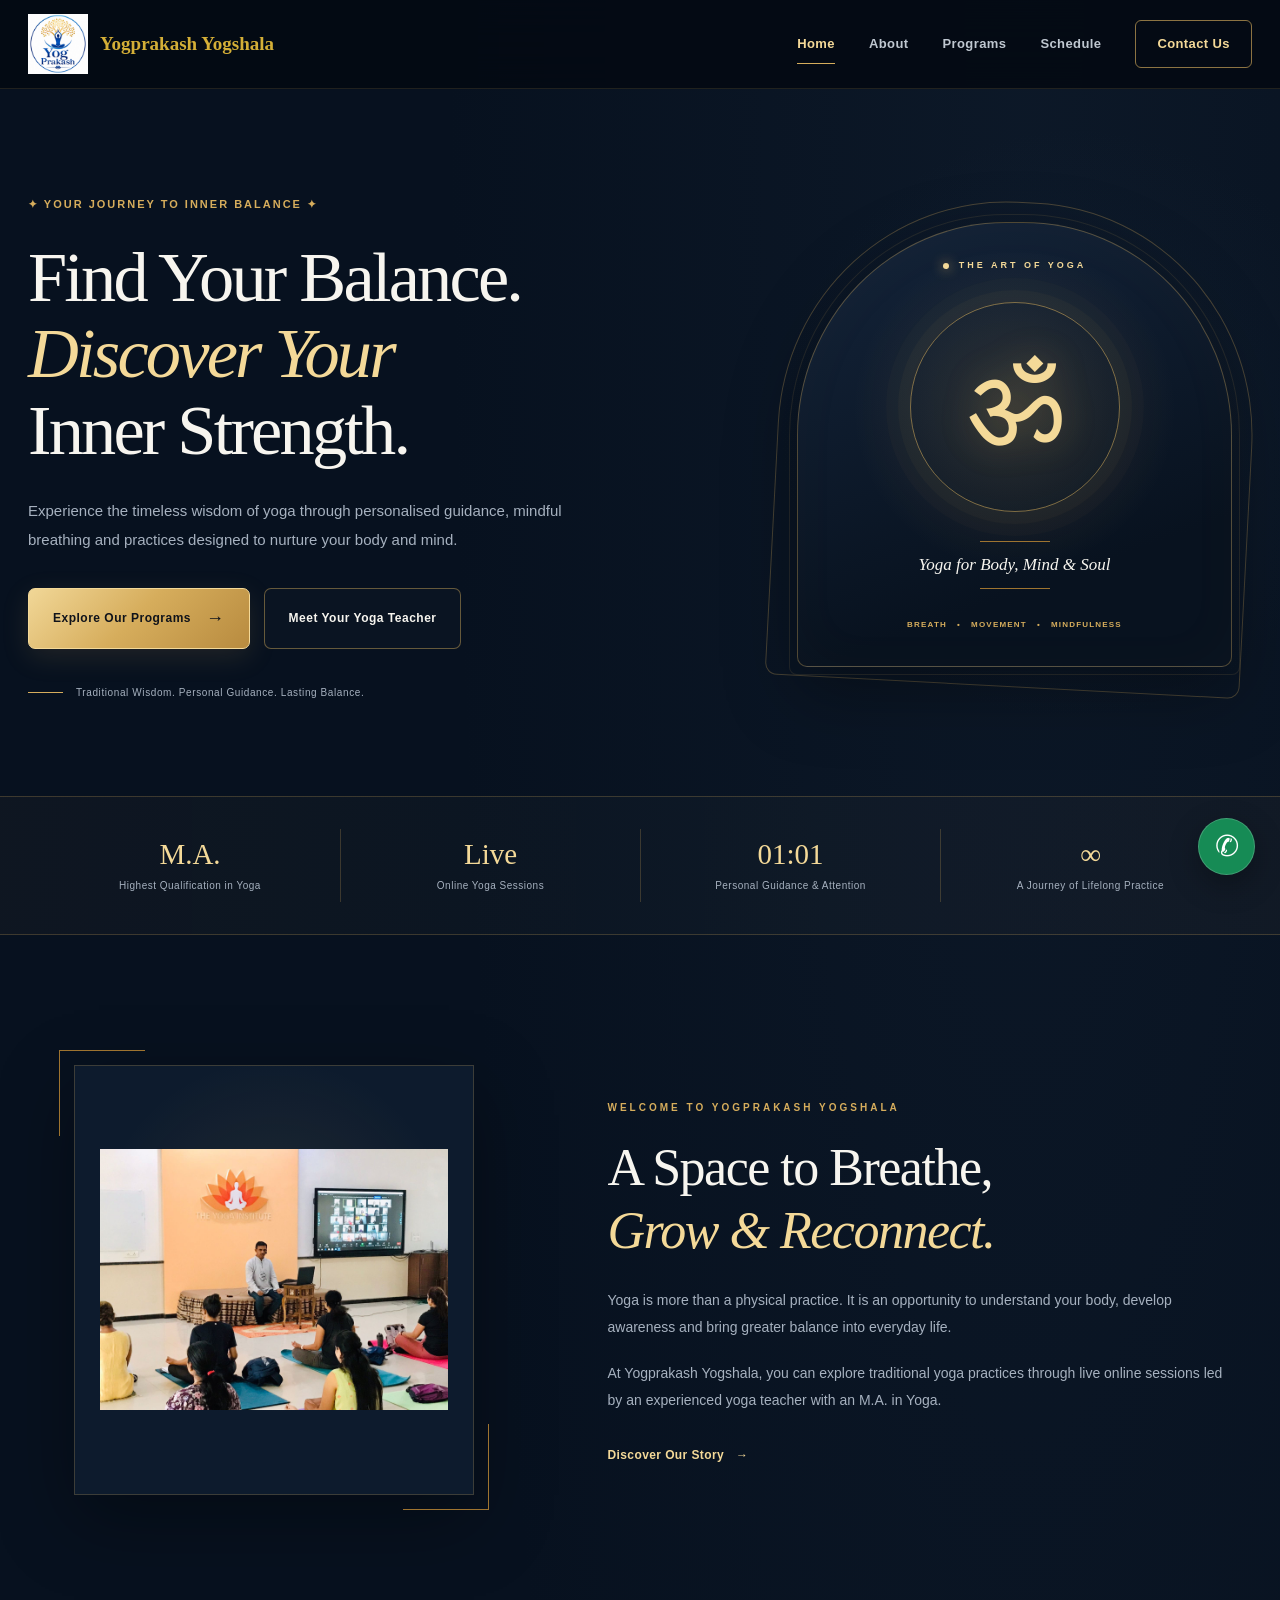
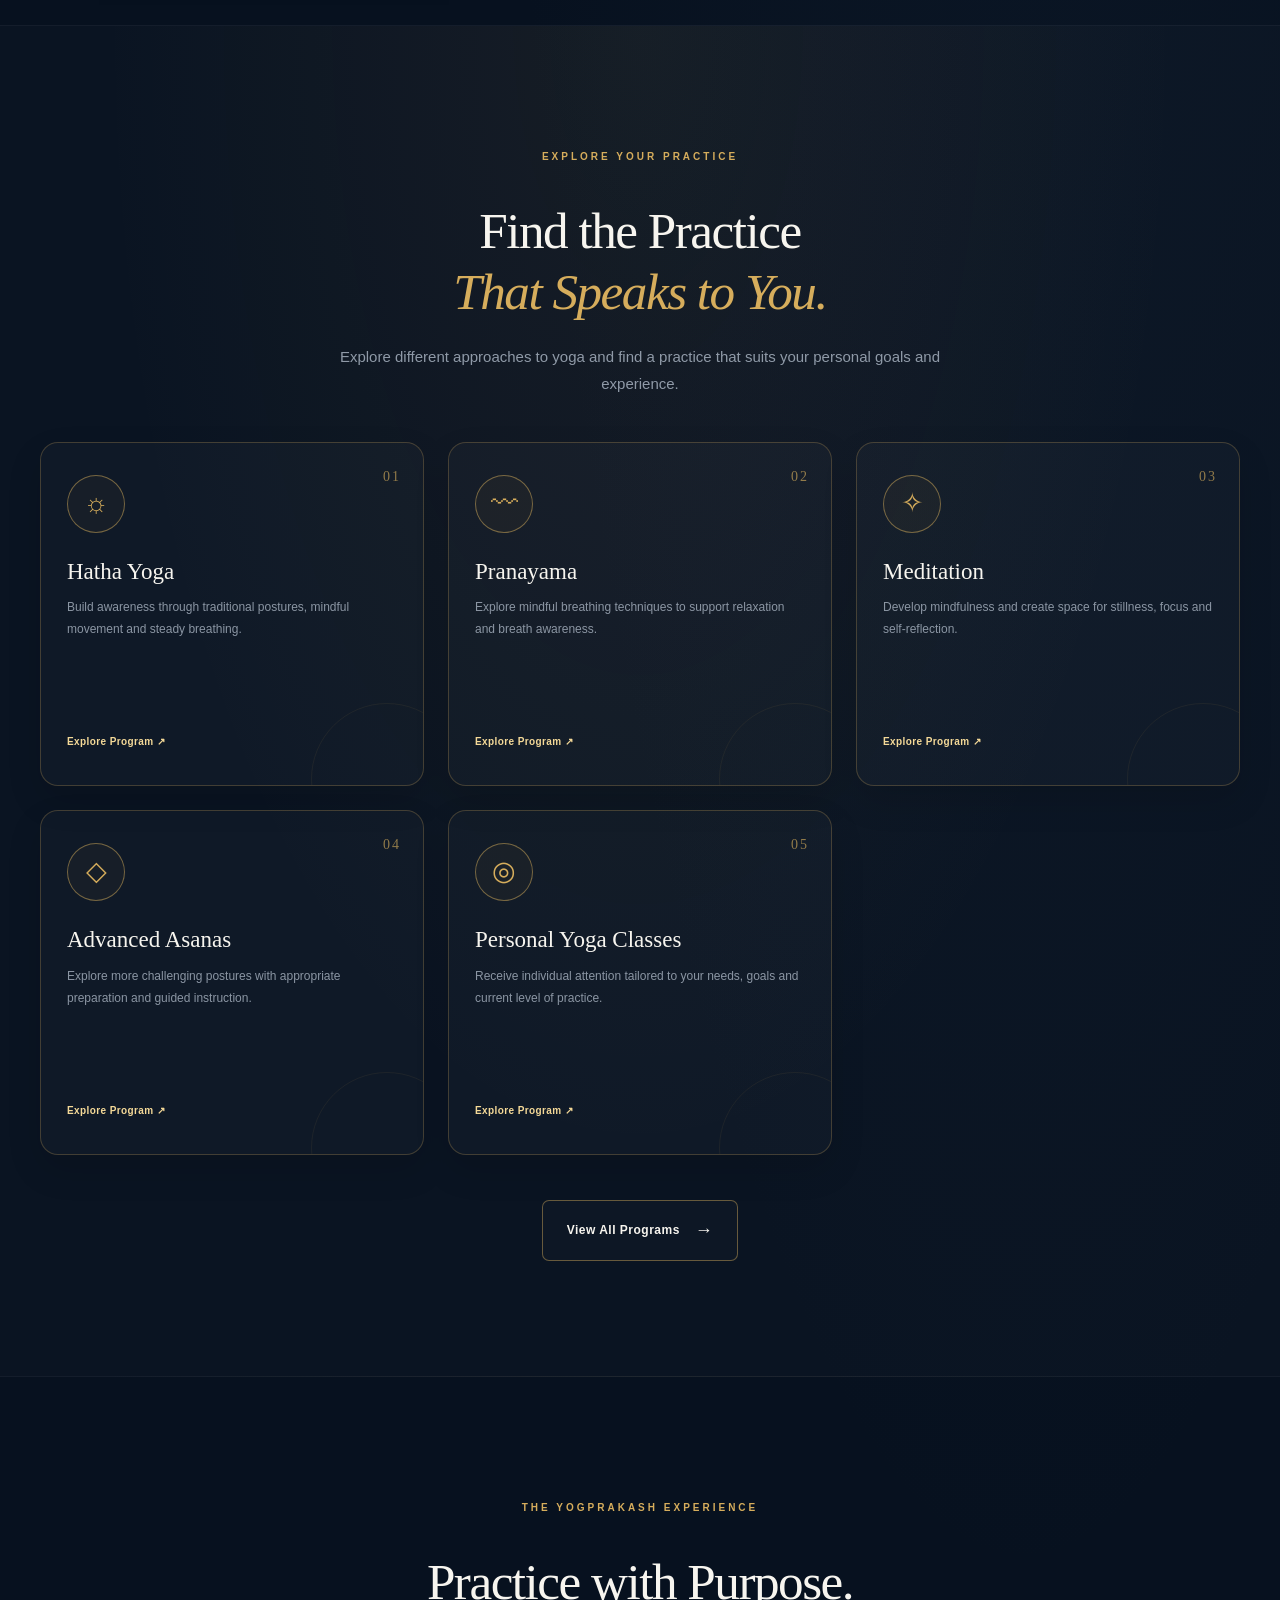
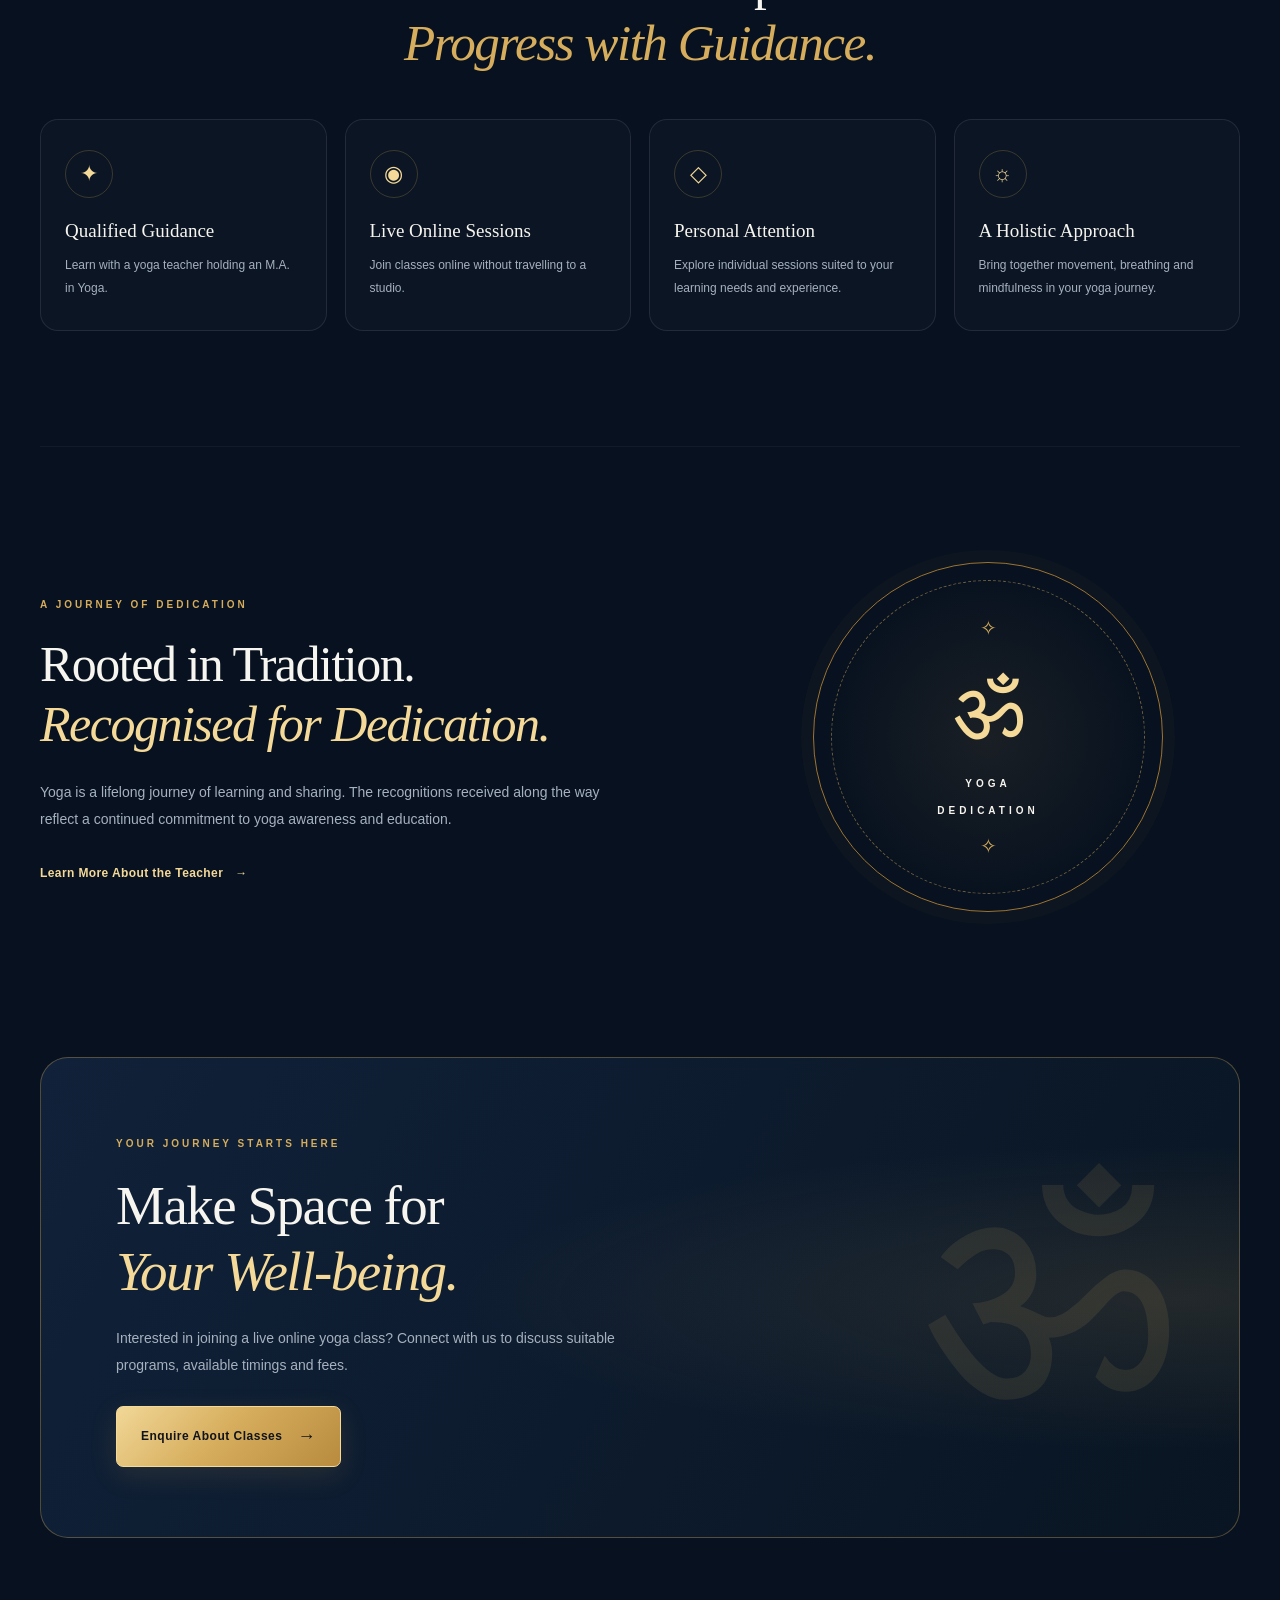
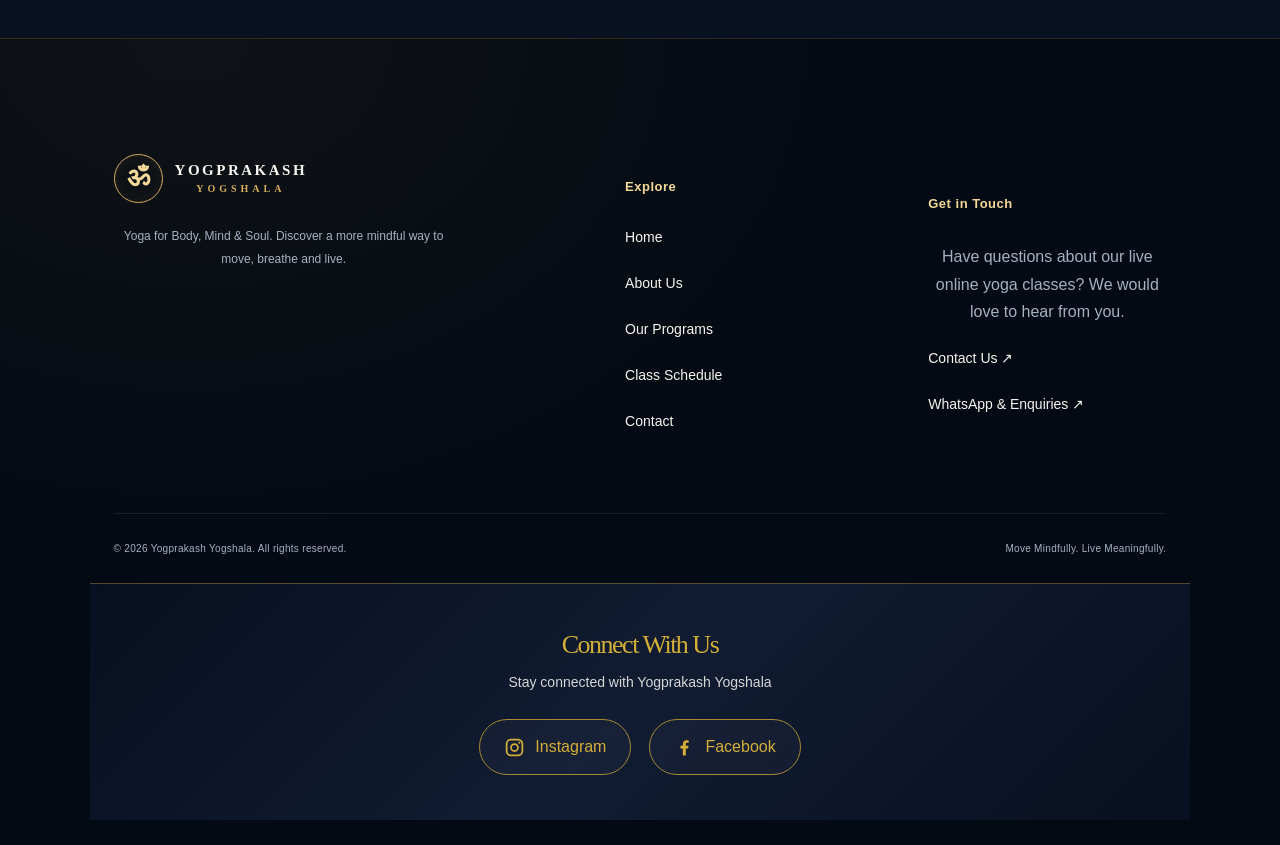
<file: index.html>
<!DOCTYPE html>
<html lang="en">
<head>
    <meta name="google-site-verification" content="aGfeO2uTPTle5VlcTvB2lEocTvqgSkKo8L9-oETsXbk" />
    <meta charset="UTF-8">
    <meta name="viewport" content="width=device-width, initial-scale=1.0">

    <title>Yogprakash Yogshala | Yoga for Body, Mind & Soul</title>

    <meta name="description"
        content="Discover live online yoga classes with Yogprakash Yogshala. Explore Hatha Yoga, Pranayama, Meditation, Advanced Asanas and Personal Yoga Classes.">

    <link rel="stylesheet" href="style.css">
    <script src="script.js" defer></script>
</head>

<body>

    <!-- NAVIGATION -->
    <header class="navbar">
        <div class="nav-container">

            <a href="index.html" class="logo">
                <img src="assets/logo.jpeg" alt="Yogprakash Yogshala Logo">
                <span>Yogprakash Yogshala</span>
            </a>

            <button class="menu-btn menu-toggle"
                aria-label="Toggle navigation"
                aria-expanded="false">
                ☰
            </button>

            <nav class="nav-links">
                <a href="index.html" class="active">Home</a>
                <a href="about.html">About</a>
                <a href="programs.html">Programs</a>
                <a href="schedule.html">Schedule</a>
                <a href="contact.html" class="nav-cta">Contact Us</a>
            </nav>

        </div>
    </header>


    <main>

        <!-- HERO SECTION -->
        <section class="hero">
            <div class="hero-glow"></div>

            <div class="hero-content">

                <span class="eyebrow">
                    ✦ YOUR JOURNEY TO INNER BALANCE ✦
                </span>

                <h1>
                    Find Your Balance.<br>
                    <span>Discover Your</span><br>
                    Inner Strength.
                </h1>

                <p class="hero-description">
                    Experience the timeless wisdom of yoga through
                    personalised guidance, mindful breathing and
                    practices designed to nurture your body and mind.
                </p>

                <div class="hero-buttons">
                    <a href="programs.html" class="btn btn-primary">
                        Explore Our Programs <span>→</span>
                    </a>

                    <a href="about.html" class="btn btn-outline">
                        Meet Your Yoga Teacher
                    </a>
                </div>

                <div class="hero-trust">
                    <span class="trust-line"></span>
                    <p>Traditional Wisdom. Personal Guidance. Lasting Balance.</p>
                </div>

            </div>

            <!-- HERO VISUAL -->
            <div class="hero-visual">

                <div class="hero-card">

                    <div class="hero-card-top">
                        <span class="gold-dot"></span>
                        <span>THE ART OF YOGA</span>
                    </div>

                    <div class="om-symbol">ॐ</div>

                    <div class="hero-card-caption">
                        <span class="caption-line"></span>
                        <p>Yoga for Body, Mind & Soul</p>
                        <span class="caption-line"></span>
                    </div>

                    <div class="hero-card-bottom">
                        <span>BREATH</span>
                        <span>•</span>
                        <span>MOVEMENT</span>
                        <span>•</span>
                        <span>MINDFULNESS</span>
                    </div>

                </div>

            </div>
        </section>


        <!-- INTRODUCTION / HIGHLIGHTS -->
        <section class="stats-section">
            <div class="stats-grid">

                <div class="stat-item">
                    <span class="stat-number">M.A.</span>
                    <span class="stat-label">Highest Qualification in Yoga</span>
                </div>

                <div class="stat-item">
                    <span class="stat-number">Live</span>
                    <span class="stat-label">Online Yoga Sessions</span>
                </div>

                <div class="stat-item">
                    <span class="stat-number">01:01</span>
                    <span class="stat-label">Personal Guidance & Attention</span>
                </div>

                <div class="stat-item">
                    <span class="stat-number">∞</span>
                    <span class="stat-label">A Journey of Lifelong Practice</span>
                </div>

            </div>
        </section>


        <!-- WELCOME SECTION -->
        <section class="section intro-section">

            <div class="intro-visual">
                <div class="intro-frame">
                    <img
                        src="assets/papa-teaching-yoga.jpeg"
                        alt="Master Omprakash Tiwari teaching yoga"
                        class="intro-teaching-photo">
                </div>
            </div>

            <div class="intro-content">

                <span class="section-tag">
                    WELCOME TO YOGPRAKASH YOGSHALA
                </span>

                <h2>
                    A Space to Breathe,<br>
                    <span>Grow & Reconnect.</span>
                </h2>

                <p>
                    Yoga is more than a physical practice. It is an
                    opportunity to understand your body, develop
                    awareness and bring greater balance into everyday life.
                </p>

                <p>
                    At Yogprakash Yogshala, you can explore traditional
                    yoga practices through live online sessions led by
                    an experienced yoga teacher with an M.A. in Yoga.
                </p>

                <a href="about.html" class="text-link">
                    Discover Our Story <span>→</span>
                </a>

            </div>
        </section>


        <!-- PROGRAMS PREVIEW -->
        <section class="section programs-section">

            <div class="section-heading">
                <span class="section-tag">EXPLORE YOUR PRACTICE</span>

                <h2>
                    Find the Practice<br>
                    <span>That Speaks to You.</span>
                </h2>

                <p>
                    Explore different approaches to yoga and find a
                    practice that suits your personal goals and experience.
                </p>
            </div>

            <div class="program-grid">

                <article class="program-card">
                    <span class="program-number">01</span>
                    <div class="program-icon">☼</div>
                    <h3>Hatha Yoga</h3>
                    <p>
                        Build awareness through traditional postures,
                        mindful movement and steady breathing.
                    </p>
                    <a href="programs.html" class="card-link">
                        Explore Program ↗
                    </a>
                </article>

                <article class="program-card">
                    <span class="program-number">02</span>
                    <div class="program-icon">〰</div>
                    <h3>Pranayama</h3>
                    <p>
                        Explore mindful breathing techniques to support
                        relaxation and breath awareness.
                    </p>
                    <a href="programs.html" class="card-link">
                        Explore Program ↗
                    </a>
                </article>

                <article class="program-card">
                    <span class="program-number">03</span>
                    <div class="program-icon">✧</div>
                    <h3>Meditation</h3>
                    <p>
                        Develop mindfulness and create space for
                        stillness, focus and self-reflection.
                    </p>
                    <a href="programs.html" class="card-link">
                        Explore Program ↗
                    </a>
                </article>

                <article class="program-card">
                    <span class="program-number">04</span>
                    <div class="program-icon">◇</div>
                    <h3>Advanced Asanas</h3>
                    <p>
                        Explore more challenging postures with
                        appropriate preparation and guided instruction.
                    </p>
                    <a href="programs.html" class="card-link">
                        Explore Program ↗
                    </a>
                </article>

                <article class="program-card">
                    <span class="program-number">05</span>
                    <div class="program-icon">◎</div>
                    <h3>Personal Yoga Classes</h3>
                    <p>
                        Receive individual attention tailored to your
                        needs, goals and current level of practice.
                    </p>
                    <a href="programs.html" class="card-link">
                        Explore Program ↗
                    </a>
                </article>

            </div>

            <div class="section-action">
                <a href="programs.html" class="btn btn-outline">
                    View All Programs <span>→</span>
                </a>
            </div>

        </section>


        <!-- WHY CHOOSE US -->
        <section class="section features-section">

            <div class="section-heading">
                <span class="section-tag">THE YOGPRAKASH EXPERIENCE</span>

                <h2>
                    Practice with Purpose.<br>
                    <span>Progress with Guidance.</span>
                </h2>
            </div>

            <div class="features-grid">

                <div class="feature-item">
                    <span class="feature-icon">✦</span>
                    <h3>Qualified Guidance</h3>
                    <p>
                        Learn with a yoga teacher holding an M.A. in Yoga.
                    </p>
                </div>

                <div class="feature-item">
                    <span class="feature-icon">◉</span>
                    <h3>Live Online Sessions</h3>
                    <p>
                        Join classes online without travelling to a studio.
                    </p>
                </div>

                <div class="feature-item">
                    <span class="feature-icon">◇</span>
                    <h3>Personal Attention</h3>
                    <p>
                        Explore individual sessions suited to your
                        learning needs and experience.
                    </p>
                </div>

                <div class="feature-item">
                    <span class="feature-icon">☼</span>
                    <h3>A Holistic Approach</h3>
                    <p>
                        Bring together movement, breathing and mindfulness
                        in your yoga journey.
                    </p>
                </div>

            </div>
        </section>


        <!-- AWARDS / ACHIEVEMENTS -->
        <section class="section achievement-section">

            <div class="achievement-content">
                <span class="section-tag">A JOURNEY OF DEDICATION</span>

                <h2>
                    Rooted in Tradition.<br>
                    <span>Recognised for Dedication.</span>
                </h2>

                <p>
                    Yoga is a lifelong journey of learning and sharing.
                    The recognitions received along the way reflect a
                    continued commitment to yoga awareness and education.
                </p>

                <a href="about.html" class="text-link">
                    Learn More About the Teacher <span>→</span>
                </a>
            </div>

            <div class="achievement-badge">
                <div class="achievement-inner">
                    <span class="achievement-star">✧</span>
                    <span class="achievement-om">ॐ</span>
                    <span class="achievement-label">YOGA</span>
                    <span class="achievement-label">DEDICATION</span>
                    <span class="achievement-star">✧</span>
                </div>
            </div>

        </section>


        <!-- CALL TO ACTION -->
        <section class="cta-section">

            <div class="cta-content">
                <span class="section-tag">YOUR JOURNEY STARTS HERE</span>

                <h2>
                    Make Space for<br>
                    <span>Your Well-being.</span>
                </h2>

                <p>
                    Interested in joining a live online yoga class?
                    Connect with us to discuss suitable programs,
                    available timings and fees.
                </p>

                <a href="contact.html" class="btn btn-primary">
                    Enquire About Classes <span>→</span>
                </a>
            </div>

            <div class="cta-decoration">ॐ</div>

        </section>

    </main>


    <!-- FOOTER -->
    <footer class="footer">

        <div class="footer-main">

            <!-- FOOTER BRAND -->
            <div class="footer-brand">
                <a href="index.html" class="logo">
                    <span class="logo-circle">ॐ</span>
                    <span class="logo-text">
                        <strong>YOGPRAKASH</strong>
                        <small>YOGSHALA</small>
                    </span>
                </a>

                <p>
                    Yoga for Body, Mind & Soul.
                    Discover a more mindful way to move, breathe and live.
                </p>
            </div>

            <!-- FOOTER NAVIGATION -->
            <div class="footer-links">
                <h3>Explore</h3>
                <a href="index.html">Home</a>
                <a href="about.html">About Us</a>
                <a href="programs.html">Our Programs</a>
                <a href="schedule.html">Class Schedule</a>
                <a href="contact.html">Contact</a>
            </div>

            <!-- FOOTER CONTACT -->
            <div class="footer-links">
                <h3>Get in Touch</h3>
                <p>
                    Have questions about our live online yoga classes?
                    We would love to hear from you.
                </p>
                <a href="contact.html">Contact Us ↗</a>
                <a href="https://wa.me/919892064706"
                   target="_blank"
                   rel="noopener noreferrer">
                    WhatsApp & Enquiries ↗
                </a>
            </div>

        </div>


        <!-- FOOTER BOTTOM -->
        <div class="footer-bottom">
            <p>
                © <span id="current-year">2026</span> Yogprakash Yogshala.
                All rights reserved.
            </p>

            <p>Move Mindfully. Live Meaningfully.</p>
        </div>


        <!-- PREMIUM SOCIAL MEDIA SECTION -->
        <div class="social-media-section">

            <h2>Connect With Us</h2>

            <p>
                Stay connected with Yogprakash Yogshala
            </p>

            <div class="social-links">

                <!-- INSTAGRAM -->
                <a
                    href="https://www.instagram.com/yogprakash1909?psln=ZDl3cWNkNWFoYjQ0"
                    class="social-link"
                    target="_blank"
                    rel="noopener noreferrer"
                    aria-label="Visit our Instagram">

                    <svg viewBox="0 0 24 24" aria-hidden="true">
                        <rect
                            x="3"
                            y="3"
                            width="18"
                            height="18"
                            rx="5"
                            fill="none"
                            stroke="currentColor"
                            stroke-width="2"/>

                        <circle
                            cx="12"
                            cy="12"
                            r="4"
                            fill="none"
                            stroke="currentColor"
                            stroke-width="2"/>

                        <circle
                            cx="17.5"
                            cy="6.5"
                            r="1.2"/>
                    </svg>

                    <span>Instagram</span>
                </a>


                <!-- FACEBOOK -->
                <a
                    href="https://www.facebook.com/share/1FKE7chvK5/"
                    class="social-link"
                    target="_blank"
                    rel="noopener noreferrer"
                    aria-label="Visit our Facebook page">

                    <svg viewBox="0 0 24 24" aria-hidden="true">
                        <path d="M13.5 21v-8h2.7l.4-3h-3.1V8.1
                            c0-.9.3-1.5 1.6-1.5h1.7V3.9
                            c-.3 0-1.3-.1-2.5-.1
                            -2.5 0-4.2 1.5-4.2 4.3V10H7.3v3h2.8v8z"/>
                    </svg>

                    <span>Facebook</span>
                </a>

            </div>

        </div>

    </footer>


    <!-- FLOATING WHATSAPP BUTTON -->
    <a
        href="https://wa.me/919892064706"
        target="_blank"
        rel="noopener noreferrer"
        class="whatsapp-float"
        aria-label="Chat with Yogprakash Yogshala on WhatsApp">

        <span>✆</span>

    </a>


</body>
</html>
</file>
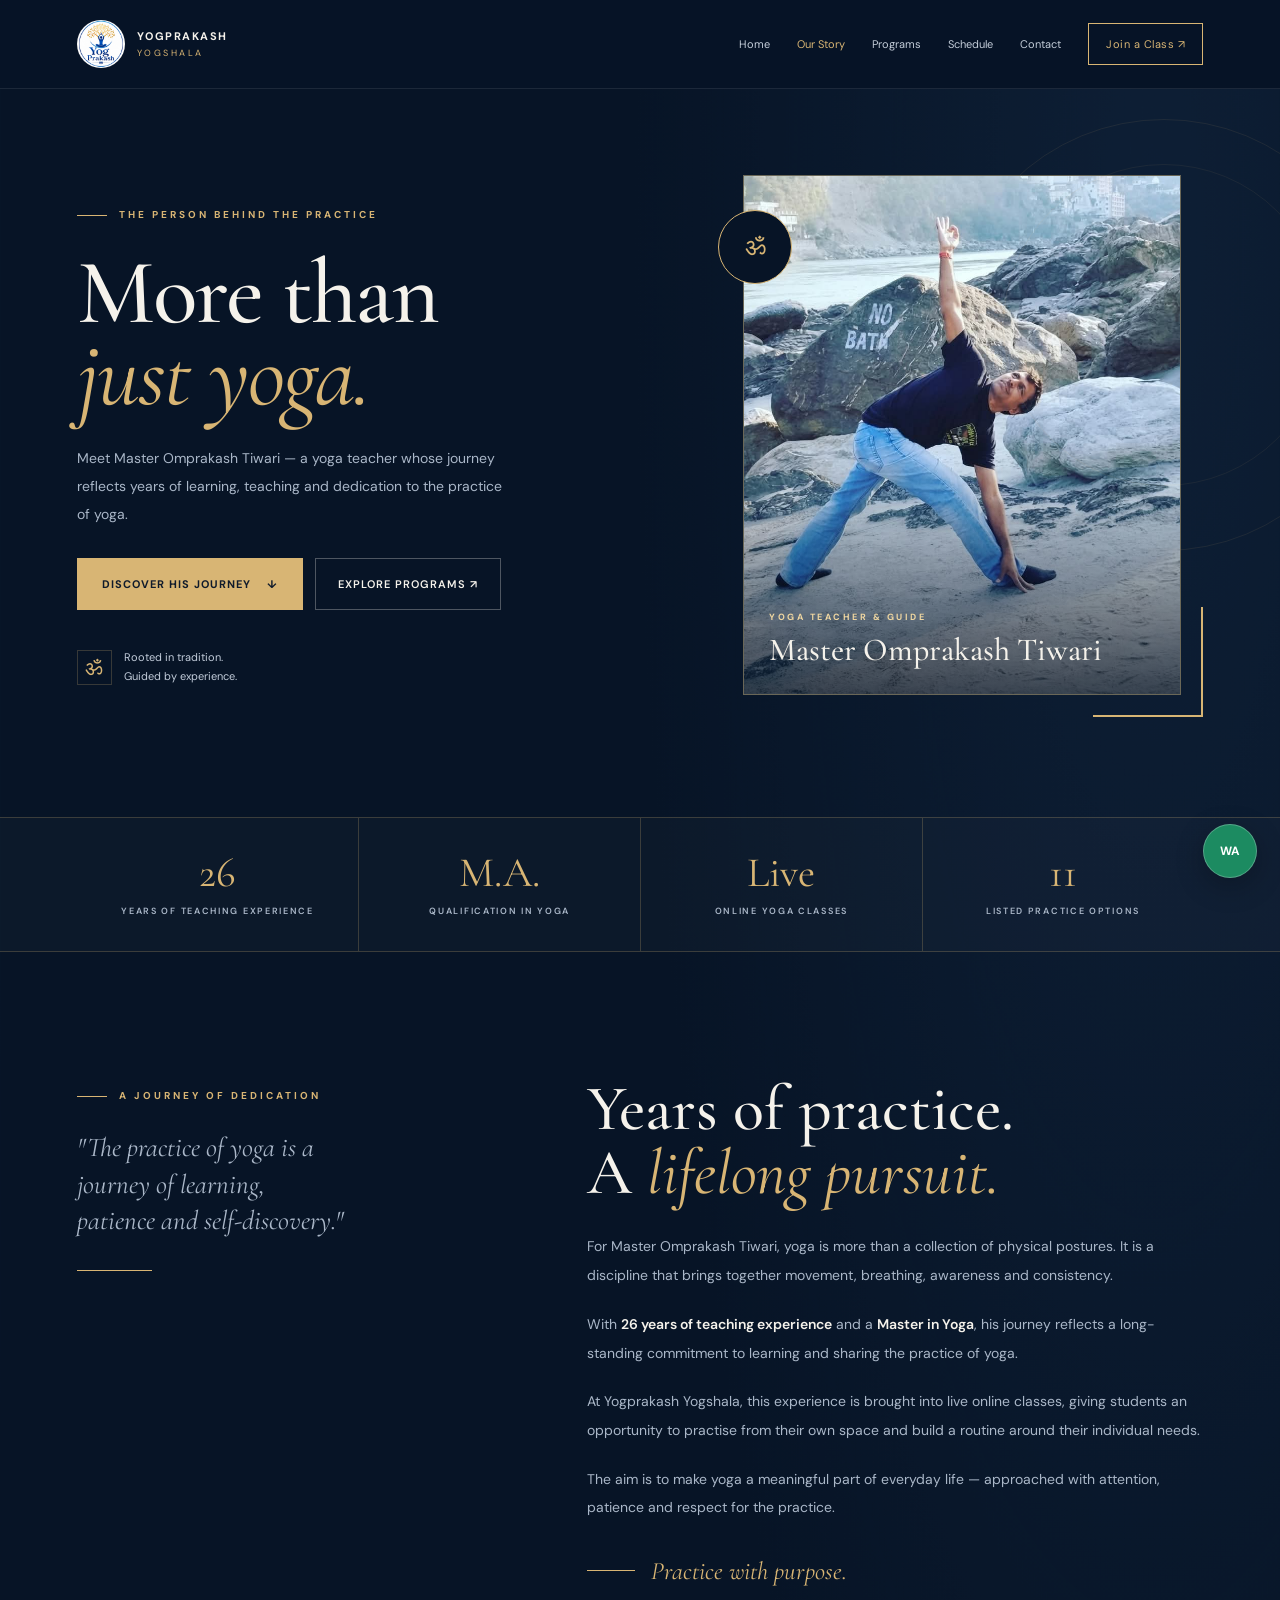
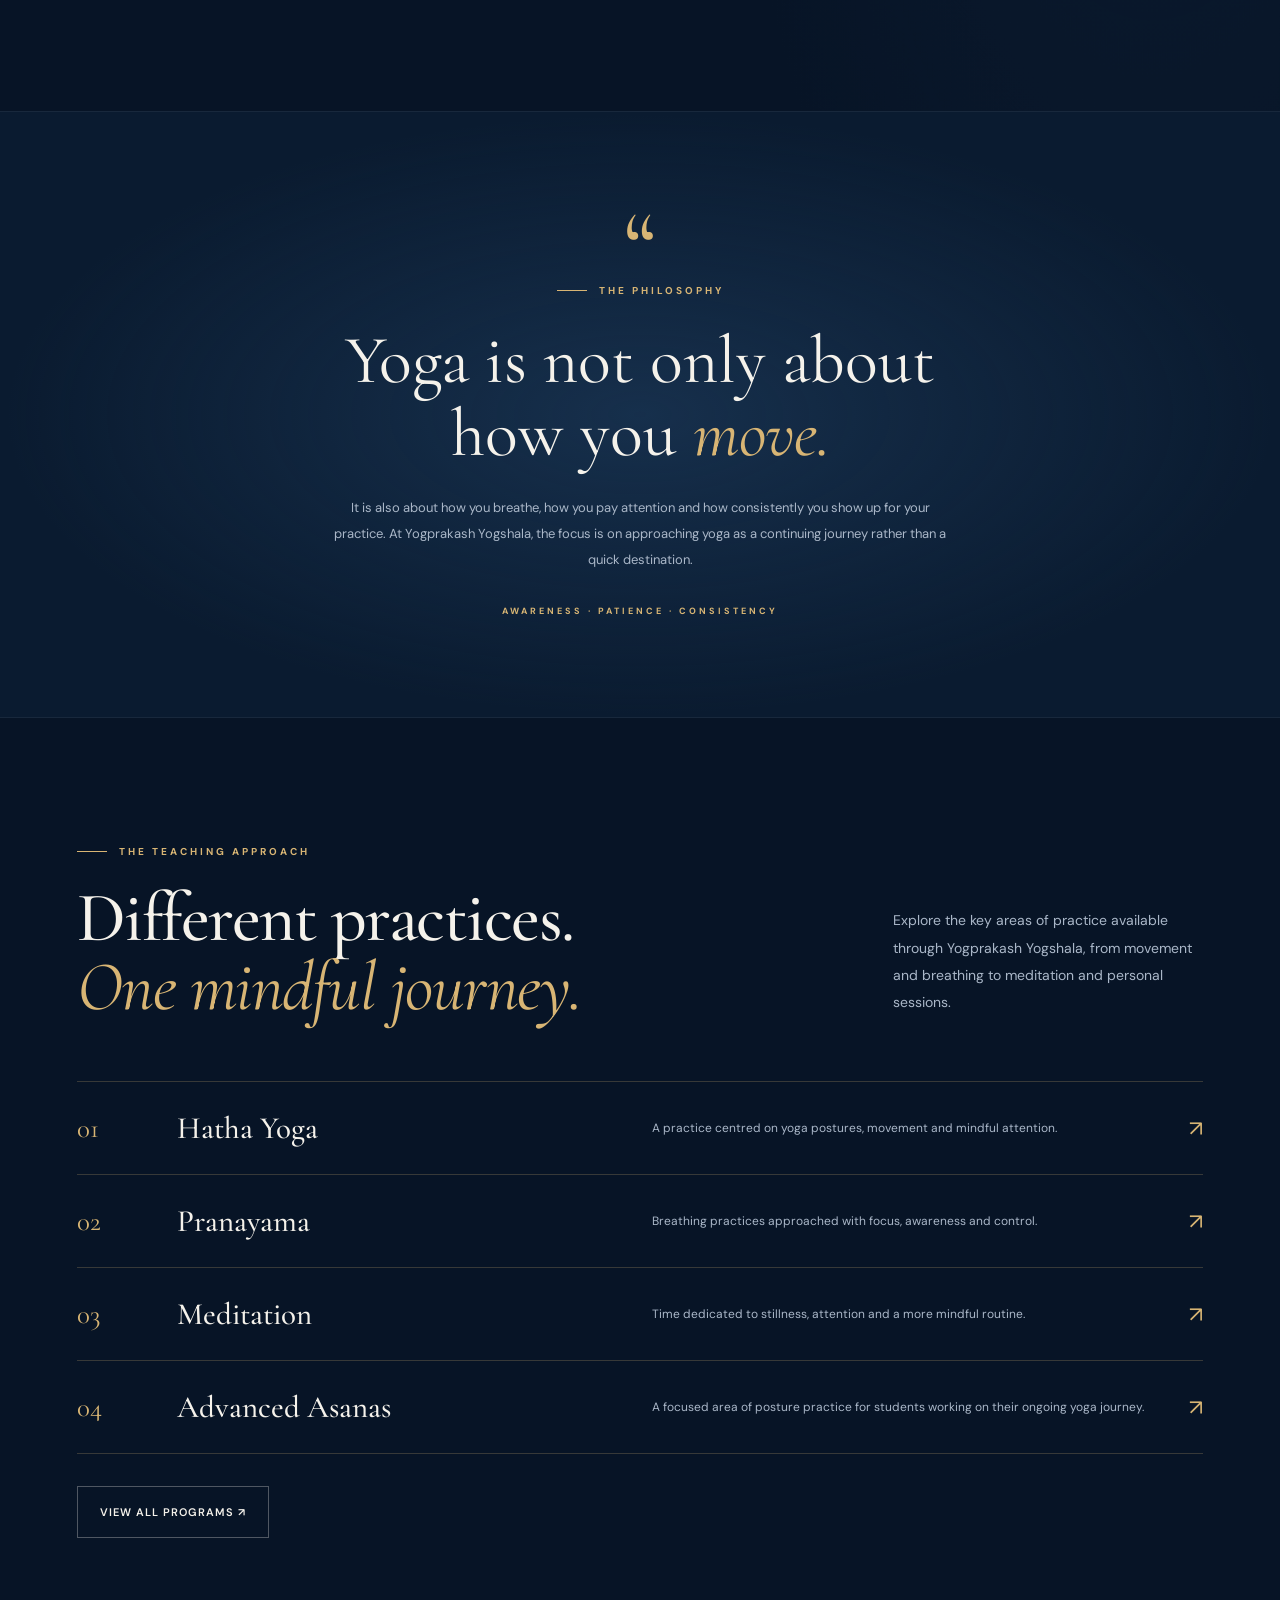
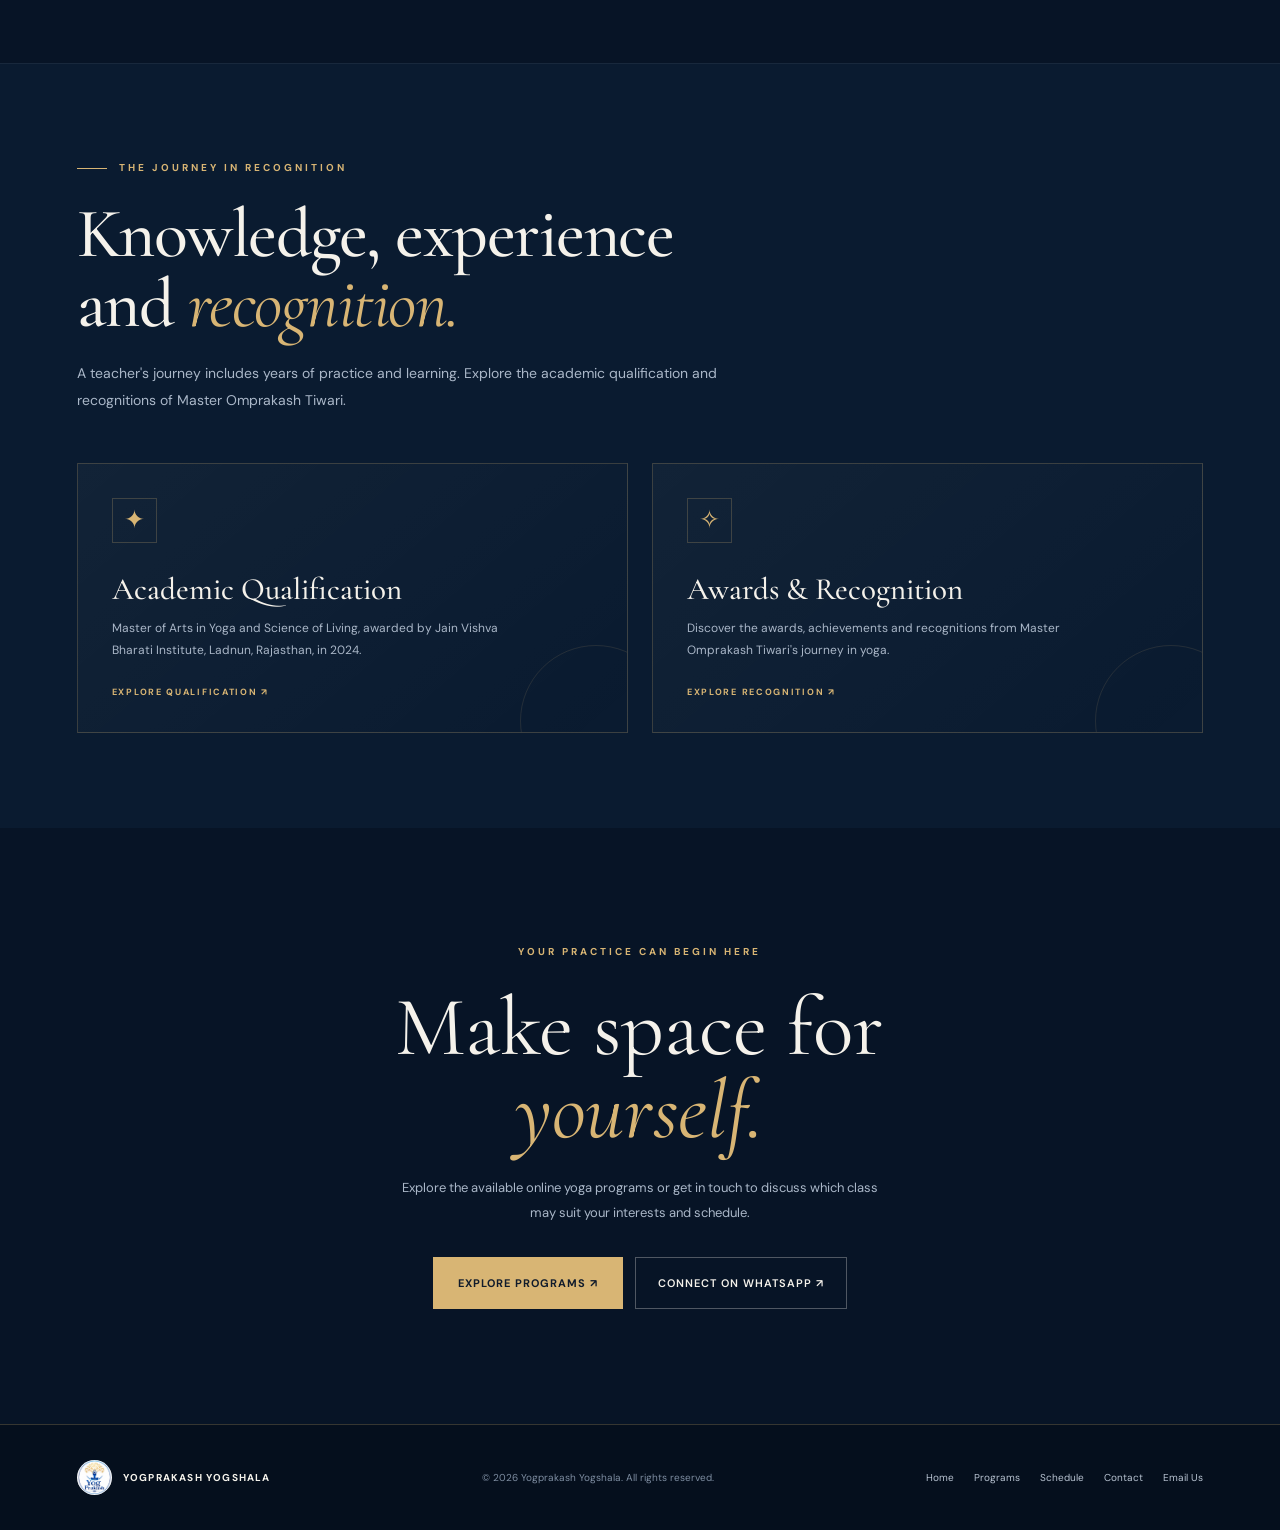
<file: about.html>
<!DOCTYPE html>
<html lang="en">
<head>
    <meta charset="UTF-8">
    <meta name="viewport" content="width=device-width, initial-scale=1.0">

    <title>Our Story | Yogprakash Yogshala</title>
    <meta name="description" content="Discover the journey, philosophy and yoga teaching experience of Master Omprakash Tiwari at Yogprakash Yogshala.">

    <link rel="preconnect" href="https://fonts.googleapis.com">
    <link rel="preconnect" href="https://fonts.gstatic.com" crossorigin>
    <link href="https://fonts.googleapis.com/css2?family=Cormorant+Garamond:wght@400;500;600;700&family=DM+Sans:wght@400;500;600;700&display=swap" rel="stylesheet">

    <style>
        /* YOGPRAKASH YOGSHALA — ABOUT PAGE */

        :root {
            --about-bg: #071426;
            --about-bg-light: #0c2038;
            --about-panel: #102640;
            --about-gold: #d8b574;
            --about-gold-light: #f0d7a1;
            --about-white: #f5f2eb;
            --about-muted: #aab7c8;
            --about-line: rgba(216, 181, 116, 0.23);
            --about-serif: "Cormorant Garamond", Georgia, serif;
            --about-sans: "DM Sans", Arial, sans-serif;
        }

        .about-page,
        .about-page * {
            box-sizing: border-box;
        }

        html {
            scroll-behavior: smooth;
        }

        body {
            margin: 0;
            background: var(--about-bg);
            color: var(--about-white);
            font-family: var(--about-sans);
        }

        body:has(.about-page) {
            background: var(--about-bg);
        }

        .about-page {
            overflow: hidden;
            background:
                radial-gradient(ellipse at 90% 5%, rgba(34, 65, 101, .24), transparent 32%),
                var(--about-bg);
        }

        .about-page a {
            color: inherit;
            text-decoration: none;
        }

        .about-page img {
            display: block;
            max-width: 100%;
        }

        .about-container {
            width: min(1180px, 88%);
            margin-inline: auto;
        }

        .about-eyebrow {
            display: flex;
            align-items: center;
            gap: 12px;
            color: var(--about-gold);
            font-size: 10px;
            font-weight: 700;
            letter-spacing: 3px;
            line-height: 1.8;
            text-transform: uppercase;
        }

        .about-eyebrow::before {
            content: "";
            width: 30px;
            height: 1px;
            background: var(--about-gold);
        }

        .about-section-heading {
            max-width: 760px;
            margin: 22px 0;
            font-family: var(--about-serif);
            font-size: clamp(42px, 5.5vw, 70px);
            font-weight: 500;
            line-height: .99;
            letter-spacing: -1.5px;
        }

        .about-section-heading em {
            color: var(--about-gold);
            font-weight: 400;
        }

        .about-body-copy {
            color: var(--about-muted);
            font-size: 14px;
            line-height: 1.95;
        }

        .about-gold-button {
            display: inline-flex;
            min-height: 52px;
            align-items: center;
            justify-content: center;
            gap: 16px;
            padding: 0 24px;
            background: var(--about-gold);
            color: #101b2b !important;
            border: 1px solid var(--about-gold);
            font-size: 11px;
            font-weight: 700;
            letter-spacing: 1px;
            text-transform: uppercase;
            transition: .25s ease;
        }

        .about-gold-button:hover {
            background: var(--about-gold-light);
            border-color: var(--about-gold-light);
            transform: translateY(-3px);
        }

        .about-outline-button {
            display: inline-flex;
            min-height: 52px;
            align-items: center;
            justify-content: center;
            gap: 12px;
            padding: 0 22px;
            border: 1px solid rgba(245, 242, 235, .3);
            color: var(--about-white) !important;
            font-size: 11px;
            font-weight: 600;
            letter-spacing: 1px;
            text-transform: uppercase;
            transition: .25s ease;
        }

        .about-outline-button:hover {
            border-color: var(--about-gold);
            color: var(--about-gold) !important;
        }

        /* NAVIGATION */

        .about-nav {
            position: relative;
            z-index: 5;
            border-bottom: 1px solid rgba(255, 255, 255, .09);
            background: rgba(7, 20, 38, .95);
        }

        .about-nav-inner {
            display: flex;
            min-height: 88px;
            align-items: center;
            justify-content: space-between;
            gap: 28px;
        }

        .about-brand {
            display: inline-flex;
            align-items: center;
            gap: 12px;
            flex-shrink: 0;
        }

        .about-brand img {
            width: 48px;
            height: 48px;
            object-fit: contain;
            border-radius: 50%;
        }

        .about-brand-name {
            display: flex;
            flex-direction: column;
            gap: 4px;
        }

        .about-brand-name strong {
            color: var(--about-white);
            font-size: 11px;
            letter-spacing: 1.5px;
        }

        .about-brand-name span {
            color: var(--about-gold);
            font-size: 9px;
            letter-spacing: 2.5px;
            text-transform: uppercase;
        }

        .about-nav-links {
            display: flex;
            align-items: center;
            justify-content: flex-end;
            flex-wrap: wrap;
            gap: 27px;
        }

        .about-nav-links a {
            color: #c4ceda;
            font-size: 11px;
            transition: color .2s ease;
        }

        .about-nav-links a:hover,
        .about-nav-links a.active {
            color: var(--about-gold);
        }

        .about-nav-links .about-nav-cta {
            padding: 13px 17px;
            border: 1px solid var(--about-gold);
            color: var(--about-gold);
            letter-spacing: .5px;
        }

        /* HERO */

        .about-hero {
            position: relative;
            padding: 86px 0 100px;
        }

        .about-hero::before {
            position: absolute;
            top: 30px;
            right: -100px;
            width: 430px;
            height: 430px;
            border: 1px solid rgba(216, 181, 116, .09);
            border-radius: 50%;
            content: "";
            pointer-events: none;
        }

        .about-hero::after {
            position: absolute;
            top: 75px;
            right: -45px;
            width: 320px;
            height: 320px;
            border: 1px solid rgba(216, 181, 116, .07);
            border-radius: 50%;
            content: "";
            pointer-events: none;
        }

        .about-hero-grid {
            display: grid;
            grid-template-columns: 1.04fr .96fr;
            align-items: center;
            gap: 70px;
        }

        .about-hero-copy {
            position: relative;
            z-index: 1;
        }

        .about-hero h1 {
            max-width: 650px;
            margin: 28px 0;
            font-family: var(--about-serif);
            font-size: clamp(58px, 7.2vw, 94px);
            font-weight: 500;
            line-height: .89;
            letter-spacing: -2px;
        }

        .about-hero h1 span {
            display: block;
            color: var(--about-gold);
            font-style: italic;
            font-weight: 400;
        }

        .about-hero-description {
            max-width: 440px;
            margin: 0 0 30px;
            color: var(--about-muted);
            font-size: 14px;
            line-height: 2;
        }

        .about-hero-buttons {
            display: flex;
            flex-wrap: wrap;
            gap: 12px;
        }

        .about-hero-note {
            display: flex;
            align-items: center;
            gap: 12px;
            margin-top: 38px;
            color: #c2ccda;
            font-size: 11px;
            line-height: 1.7;
        }

        .about-hero-note-mark {
            display: grid;
            width: 35px;
            height: 35px;
            place-items: center;
            border: 1px solid var(--about-line);
            color: var(--about-gold);
            font-family: var(--about-serif);
            font-size: 21px;
        }

        .about-hero-visual {
            position: relative;
            max-width: 460px;
            margin-left: auto;
            padding: 0 22px 22px 0;
        }

        .about-portrait-frame {
            position: relative;
            height: 520px;
            overflow: hidden;
            border: 1px solid rgba(216, 181, 116, .45);
            background: var(--about-panel);
        }

        .about-portrait-frame::after {
            position: absolute;
            inset: 0;
            background: linear-gradient(
                180deg,
                transparent 55%,
                rgba(5, 17, 32, .76) 100%
            );
            content: "";
            pointer-events: none;
        }

        .about-portrait-frame img {
            width: 100%;
            height: 100%;
            object-fit: cover;
            object-position: center 28%;
            transition: transform .7s ease;
        }

        .about-hero-visual:hover .about-portrait-frame img {
            transform: scale(1.035);
        }

        .about-portrait-frame .about-image-caption {
            position: absolute;
            z-index: 1;
            right: 25px;
            bottom: 25px;
            left: 25px;
        }

        .about-image-caption span {
            display: block;
            margin-bottom: 7px;
            color: var(--about-gold-light);
            font-size: 9px;
            font-weight: 700;
            letter-spacing: 2.5px;
            text-transform: uppercase;
        }

        .about-image-caption strong {
            font-family: var(--about-serif);
            font-size: 32px;
            font-weight: 500;
        }

        .about-photo-corner {
            position: absolute;
            right: 0;
            bottom: 0;
            width: 110px;
            height: 110px;
            border-right: 2px solid var(--about-gold);
            border-bottom: 2px solid var(--about-gold);
            pointer-events: none;
        }

        .about-photo-number {
            position: absolute;
            top: 35px;
            left: -25px;
            display: grid;
            width: 74px;
            height: 74px;
            place-items: center;
            border: 1px solid var(--about-gold);
            border-radius: 50%;
            background: var(--about-bg);
            color: var(--about-gold);
            font-family: var(--about-serif);
            font-size: 25px;
        }

        /* EXPERIENCE STRIP */

        .about-proof-strip {
            border-top: 1px solid var(--about-line);
            border-bottom: 1px solid var(--about-line);
            background: rgba(255, 255, 255, .018);
        }

        .about-proof-grid {
            display: grid;
            grid-template-columns: repeat(4, 1fr);
        }

        .about-proof-item {
            position: relative;
            padding: 32px 20px;
            text-align: center;
        }

        .about-proof-item + .about-proof-item {
            border-left: 1px solid var(--about-line);
        }

        .about-proof-number {
            display: block;
            color: var(--about-gold);
            font-family: var(--about-serif);
            font-size: 42px;
            line-height: 1.1;
        }

        .about-proof-label {
            display: block;
            margin-top: 8px;
            color: var(--about-muted);
            font-size: 9px;
            font-weight: 600;
            letter-spacing: 1.7px;
            line-height: 1.7;
            text-transform: uppercase;
        }

        /* STORY */

        .about-story {
            padding: 125px 0;
        }

        .about-story-grid {
            display: grid;
            grid-template-columns: .8fr 1.2fr;
            gap: 100px;
        }

        .about-story-aside {
            position: relative;
            padding-top: 10px;
        }

        .about-story-aside::after {
            display: block;
            width: 75px;
            height: 1px;
            margin-top: 30px;
            background: var(--about-gold);
            content: "";
        }

        .about-story-aside p {
            max-width: 270px;
            margin-top: 25px;
            color: var(--about-muted);
            font-family: var(--about-serif);
            font-size: 27px;
            font-style: italic;
            line-height: 1.35;
        }

        .about-story-main h2 {
            margin: 0 0 27px;
            font-family: var(--about-serif);
            font-size: clamp(42px, 5vw, 64px);
            font-weight: 500;
            line-height: 1;
        }

        .about-story-main h2 em {
            color: var(--about-gold);
            font-weight: 400;
        }

        .about-story-main p {
            margin: 0 0 20px;
            color: var(--about-muted);
            font-size: 14px;
            line-height: 2.05;
        }

        .about-story-main p strong {
            color: var(--about-white);
            font-weight: 600;
        }

        .about-story-signature {
            display: flex;
            align-items: center;
            gap: 16px;
            margin-top: 34px;
        }

        .about-signature-line {
            width: 48px;
            height: 1px;
            background: var(--about-gold);
        }

        .about-story-signature span {
            color: var(--about-gold);
            font-family: var(--about-serif);
            font-size: 25px;
            font-style: italic;
        }

        /* PHILOSOPHY */

        .about-philosophy {
            position: relative;
            padding: 100px 0;
            border-top: 1px solid rgba(255,255,255,.06);
            border-bottom: 1px solid rgba(255,255,255,.06);
            background:
                radial-gradient(ellipse at 50% 50%, rgba(31, 62, 96, .58), transparent 70%),
                #0a1b30;
        }

        .about-philosophy-inner {
            max-width: 900px;
            margin: auto;
            text-align: center;
        }

        .about-quote-symbol {
            color: var(--about-gold);
            font-family: var(--about-serif);
            font-size: 100px;
            line-height: .7;
        }

        .about-philosophy h2 {
            margin: 24px 0;
            font-family: var(--about-serif);
            font-size: clamp(39px, 5.6vw, 68px);
            font-weight: 400;
            line-height: 1.08;
        }

        .about-philosophy h2 em {
            color: var(--about-gold);
            font-weight: 400;
        }

        .about-philosophy p {
            max-width: 630px;
            margin: 0 auto;
            color: var(--about-muted);
            font-size: 13px;
            line-height: 2;
        }

        .about-philosophy-caption {
            display: block;
            margin-top: 32px;
            color: var(--about-gold);
            font-size: 9px;
            font-weight: 700;
            letter-spacing: 3px;
            text-transform: uppercase;
        }

        /* TEACHING APPROACH */

        .about-approach {
            padding: 125px 0;
        }

        .about-approach-header {
            display: flex;
            align-items: flex-end;
            justify-content: space-between;
            gap: 40px;
            margin-bottom: 60px;
        }

        .about-approach-header .about-section-heading {
            margin-bottom: 0;
        }

        .about-approach-intro {
            max-width: 310px;
            margin-bottom: 5px;
        }

        .about-approach-list {
            border-top: 1px solid var(--about-line);
        }

        .about-approach-row {
            display: grid;
            grid-template-columns: 75px 1fr 1.1fr 30px;
            align-items: center;
            gap: 25px;
            padding: 27px 0;
            border-bottom: 1px solid var(--about-line);
            transition: padding .25s ease, background .25s ease;
        }

        .about-approach-row:hover {
            padding-right: 15px;
            padding-left: 15px;
            background: rgba(255,255,255,.025);
        }

        .about-approach-index {
            color: var(--about-gold);
            font-family: var(--about-serif);
            font-size: 27px;
        }

        .about-approach-title {
            font-family: var(--about-serif);
            font-size: 31px;
            font-weight: 500;
        }

        .about-approach-description {
            color: var(--about-muted);
            font-size: 12px;
            line-height: 1.9;
        }

        .about-approach-arrow {
            color: var(--about-gold);
            font-size: 22px;
            text-align: right;
        }

        /* QUALIFICATIONS AND RECOGNITION */

        .about-credentials {
            padding: 95px 0;
            background: #0a1b30;
            border-top: 1px solid rgba(255,255,255,.06);
        }

        .about-credentials-grid {
            display: grid;
            grid-template-columns: 1fr 1fr;
            gap: 24px;
            margin-top: 48px;
        }

        .about-credential {
            position: relative;
            display: flex;
            min-height: 250px;
            flex-direction: column;
            justify-content: space-between;
            padding: 34px;
            border: 1px solid var(--about-line);
            background: linear-gradient(140deg, rgba(255,255,255,.035), transparent);
            color: var(--about-white);
            text-decoration: none;
            cursor: pointer;
            overflow: hidden;
            transition:
                transform .35s ease,
                border-color .35s ease,
                background .35s ease,
                box-shadow .35s ease;
            animation: credentialFadeIn .8s ease both;
        }

        .about-credential:nth-child(2) {
            animation-delay: .15s;
        }

        .about-credential::after {
            position: absolute;
            right: -45px;
            bottom: -65px;
            width: 150px;
            height: 150px;
            border: 1px solid rgba(216, 181, 116, .12);
            border-radius: 50%;
            content: "";
            pointer-events: none;
            transition: transform .45s ease;
        }

        .about-credential:hover {
            transform: translateY(-7px);
            border-color: rgba(216, 181, 116, .7);
            background: linear-gradient(140deg, rgba(216,181,116,.09), rgba(255,255,255,.015));
            box-shadow: 0 18px 40px rgba(0,0,0,.18);
        }

        .about-credential:hover::after {
            transform: scale(1.25);
        }

        .about-credential:focus-visible {
            outline: 2px solid var(--about-gold);
            outline-offset: 4px;
        }

        .about-credential-mark {
            display: grid;
            width: 45px;
            height: 45px;
            place-items: center;
            border: 1px solid var(--about-line);
            color: var(--about-gold);
            font-family: var(--about-serif);
            font-size: 25px;
            transition: transform .35s ease, background .35s ease;
        }

        .about-credential:hover .about-credential-mark {
            transform: rotate(8deg);
            background: rgba(216,181,116,.08);
        }

        .about-credential h3 {
            margin: 27px 0 9px;
            font-family: var(--about-serif);
            font-size: 31px;
            font-weight: 500;
        }

        .about-credential p {
            max-width: 410px;
            margin: 0;
            color: var(--about-muted);
            font-size: 12px;
            line-height: 1.9;
        }

        .about-credential-label {
            display: block;
            margin-top: 24px;
            color: var(--about-gold);
            font-size: 9px;
            font-weight: 700;
            letter-spacing: 1.7px;
            text-transform: uppercase;
            transition: letter-spacing .3s ease;
        }

        .about-credential:hover .about-credential-label {
            letter-spacing: 2.2px;
        }

        @keyframes credentialFadeIn {
            from {
                opacity: 0;
                transform: translateY(22px);
            }
            to {
                opacity: 1;
                transform: translateY(0);
            }
        }

        /* FINAL CTA */

        .about-final-cta {
            padding: 115px 0;
            text-align: center;
        }

        .about-final-cta .about-eyebrow {
            justify-content: center;
        }

        .about-final-cta .about-eyebrow::before {
            display: none;
        }

        .about-final-cta h2 {
            max-width: 850px;
            margin: 25px auto;
            font-family: var(--about-serif);
            font-size: clamp(48px, 7vw, 84px);
            font-weight: 400;
            line-height: .98;
        }

        .about-final-cta h2 em {
            color: var(--about-gold);
            font-weight: 400;
        }

        .about-final-cta p {
            max-width: 490px;
            margin: 0 auto 32px;
            color: var(--about-muted);
            font-size: 13px;
            line-height: 1.9;
        }

        .about-final-cta-actions {
            display: flex;
            justify-content: center;
            flex-wrap: wrap;
            gap: 12px;
        }

        /* FOOTER */

        .about-footer {
            padding: 35px 0;
            border-top: 1px solid var(--about-line);
            background: #050f1d;
        }

        .about-footer-inner {
            display: flex;
            align-items: center;
            justify-content: space-between;
            flex-wrap: wrap;
            gap: 22px;
        }

        .about-footer-brand {
            display: flex;
            align-items: center;
            gap: 11px;
        }

        .about-footer-brand img {
            width: 35px;
            height: 35px;
            border-radius: 50%;
            object-fit: contain;
        }

        .about-footer-brand span {
            color: var(--about-white);
            font-size: 10px;
            font-weight: 700;
            letter-spacing: 1.2px;
        }

        .about-footer-copy {
            color: #7e8da1;
            font-size: 10px;
            line-height: 1.8;
        }

        .about-footer-links {
            display: flex;
            flex-wrap: wrap;
            gap: 20px;
        }

        .about-footer-links a {
            color: #b8c3d1;
            font-size: 10px;
        }

        .about-footer-links a:hover {
            color: var(--about-gold);
        }

        .about-whatsapp-float {
            position: fixed;
            z-index: 10;
            right: 23px;
            bottom: 22px;
            display: grid;
            width: 54px;
            height: 54px;
            place-items: center;
            border: 1px solid rgba(255,255,255,.25);
            border-radius: 50%;
            background: #1c8b61;
            color: white !important;
            box-shadow: 0 8px 28px rgba(0,0,0,.25);
            font-size: 12px;
            font-weight: 700;
            transition: transform .2s ease;
        }

        .about-whatsapp-float:hover {
            transform: translateY(-4px);
        }

        /* RESPONSIVE DESIGN */

        @media (max-width: 900px) {
            .about-nav-inner {
                padding: 17px 0;
                align-items: flex-start;
            }

            .about-nav-links {
                gap: 15px;
            }

            .about-hero {
                padding: 65px 0 80px;
            }

            .about-hero-grid {
                gap: 38px;
            }

            .about-portrait-frame {
                height: 440px;
            }

            .about-story-grid {
                gap: 50px;
            }

            .about-approach-row {
                grid-template-columns: 45px 1fr 1fr 20px;
                gap: 16px;
            }

            .about-approach-title {
                font-size: 26px;
            }
        }

        @media (max-width: 650px) {
            .about-container {
                width: 89%;
            }

            .about-nav-inner {
                flex-direction: column;
                gap: 20px;
            }

            .about-brand img {
                width: 42px;
                height: 42px;
            }

            .about-nav-links {
                width: 100%;
                justify-content: flex-start;
                gap: 17px;
            }

            .about-nav-links a {
                font-size: 10px;
            }

            .about-nav-links .about-nav-cta {
                padding: 10px 12px;
            }

            .about-hero {
                padding: 58px 0 70px;
            }

            .about-hero-grid {
                grid-template-columns: 1fr;
                gap: 50px;
            }

            .about-hero h1 {
                font-size: clamp(60px, 16vw, 82px);
            }

            .about-hero-description {
                font-size: 13px;
            }

            .about-hero-visual {
                width: 88%;
                margin: 0 auto;
            }

            .about-portrait-frame {
                height: 430px;
            }

            .about-photo-number {
                left: -22px;
                width: 62px;
                height: 62px;
                font-size: 21px;
            }

            .about-proof-grid {
                grid-template-columns: 1fr 1fr;
            }

            .about-proof-item {
                padding: 24px 12px;
            }

            .about-proof-item:nth-child(3) {
                border-left: 0;
                border-top: 1px solid var(--about-line);
            }

            .about-proof-item:nth-child(4) {
                border-top: 1px solid var(--about-line);
            }

            .about-proof-number {
                font-size: 36px;
            }

            .about-proof-label {
                font-size: 8px;
                letter-spacing: 1.2px;
            }

            .about-story {
                padding: 82px 0;
            }

            .about-story-grid {
                grid-template-columns: 1fr;
                gap: 35px;
            }

            .about-story-aside p {
                max-width: 320px;
                font-size: 25px;
            }

            .about-story-main h2 {
                font-size: 48px;
            }

            .about-philosophy {
                padding: 75px 0;
            }

            .about-quote-symbol {
                font-size: 78px;
            }

            .about-philosophy h2 {
                font-size: 46px;
            }

            .about-approach {
                padding: 85px 0;
            }

            .about-approach-header {
                display: block;
                margin-bottom: 38px;
            }

            .about-approach-intro {
                margin-top: 22px;
            }

            .about-approach-row {
                grid-template-columns: 35px 1fr 20px;
                gap: 13px;
                padding: 22px 0;
            }

            .about-approach-index {
                font-size: 23px;
            }

            .about-approach-title {
                font-size: 26px;
            }

            .about-approach-description {
                grid-column: 2 / 3;
                font-size: 11px;
            }

            .about-approach-arrow {
                grid-column: 3;
                grid-row: 1;
            }

            .about-credentials {
                padding: 75px 0;
            }

            .about-credentials-grid {
                grid-template-columns: 1fr;
                margin-top: 32px;
            }

            .about-credential {
                min-height: 215px;
                padding: 26px;
            }

            .about-final-cta {
                padding: 82px 0;
            }

            .about-final-cta h2 {
                font-size: 57px;
            }

            .about-footer-inner {
                flex-direction: column;
                align-items: flex-start;
            }

            .about-whatsapp-float {
                right: 15px;
                bottom: 15px;
                width: 49px;
                height: 49px;
            }
        }

        @media (prefers-reduced-motion: reduce) {
            html {
                scroll-behavior: auto;
            }

            .about-page *,
            .about-page *::before,
            .about-page *::after {
                transition-duration: .01ms !important;
                animation-duration: .01ms !important;
                animation-iteration-count: 1 !important;
            }
        }
    </style>
</head>

<body>
<div class="about-page">

    <!-- NAVIGATION -->
    <header class="about-nav">
        <div class="about-container about-nav-inner">

            <a href="index.html" class="about-brand">
                <img src="assets/logo.jpeg" alt="Yogprakash Yogshala logo">
                <span class="about-brand-name">
                    <strong>YOGPRAKASH</strong>
                    <span>Yogshala</span>
                </span>
            </a>

            <nav class="about-nav-links" aria-label="Main navigation">
                <a href="index.html">Home</a>
                <a href="about.html" class="active">Our Story</a>
                <a href="programs.html">Programs</a>
                <a href="schedule.html">Schedule</a>
                <a href="contact.html">Contact</a>
                <a href="https://wa.me/919892064706" class="about-nav-cta">Join a Class ↗</a>
            </nav>

        </div>
    </header>

    <main>

        <!-- HERO -->
        <section class="about-hero">
            <div class="about-container about-hero-grid">

                <div class="about-hero-copy">
                    <div class="about-eyebrow">The person behind the practice</div>

                    <h1>
                        More than
                        <span>just yoga.</span>
                    </h1>

                    <p class="about-hero-description">
                        Meet Master Omprakash Tiwari — a yoga teacher whose
                        journey reflects years of learning, teaching and
                        dedication to the practice of yoga.
                    </p>

                    <div class="about-hero-buttons">
                        <a href="#our-story" class="about-gold-button">
                            Discover His Journey <span>↓</span>
                        </a>

                        <a href="programs.html" class="about-outline-button">
                            Explore Programs ↗
                        </a>
                    </div>

                    <div class="about-hero-note">
                        <span class="about-hero-note-mark">ॐ</span>
                        <span>
                            Rooted in tradition.<br>
                            Guided by experience.
                        </span>
                    </div>
                </div>

                <div class="about-hero-visual">
                    <div class="about-portrait-frame">
                        <img
                            src="assets/papa-yoga.jpeg"
                            alt="Master Omprakash Tiwari, yoga teacher"
                        >

                        <div class="about-image-caption">
                            <span>Yoga Teacher & Guide</span>
                            <strong>Master Omprakash Tiwari</strong>
                        </div>
                    </div>

                    <div class="about-photo-number">ॐ</div>
                    <div class="about-photo-corner"></div>
                </div>

            </div>
        </section>

        <!-- EXPERIENCE STRIP -->
        <section class="about-proof-strip" aria-label="Experience and qualifications">
            <div class="about-container about-proof-grid">

                <div class="about-proof-item">
                    <span class="about-proof-number">26</span>
                    <span class="about-proof-label">Years of Teaching Experience</span>
                </div>

                <div class="about-proof-item">
                    <span class="about-proof-number">M.A.</span>
                    <span class="about-proof-label">Qualification in Yoga</span>
                </div>

                <div class="about-proof-item">
                    <span class="about-proof-number">Live</span>
                    <span class="about-proof-label">Online Yoga Classes</span>
                </div>

                <div class="about-proof-item">
                    <span class="about-proof-number">11</span>
                    <span class="about-proof-label">Listed Practice Options</span>
                </div>

            </div>
        </section>

        <!-- PERSONAL STORY -->
        <section class="about-story" id="our-story">
            <div class="about-container about-story-grid">

                <aside class="about-story-aside">
                    <div class="about-eyebrow">A journey of dedication</div>

                    <p>
                        "The practice of yoga is a journey of learning,
                        patience and self-discovery."
                    </p>
                </aside>

                <div class="about-story-main">
                    <h2>
                        Years of practice.<br>
                        A <em>lifelong pursuit.</em>
                    </h2>

                    <p>
                        For Master Omprakash Tiwari, yoga is more than a
                        collection of physical postures. It is a discipline
                        that brings together movement, breathing, awareness
                        and consistency.
                    </p>

                    <p>
                        With <strong>26 years of teaching experience</strong>
                        and a <strong>Master in Yoga</strong>, his
                        journey reflects a long-standing commitment to
                        learning and sharing the practice of yoga.
                    </p>

                    <p>
                        At Yogprakash Yogshala, this experience is brought
                        into live online classes, giving students an
                        opportunity to practise from their own space and
                        build a routine around their individual needs.
                    </p>

                    <p>
                        The aim is to make yoga a meaningful part of everyday
                        life — approached with attention, patience and respect
                        for the practice.
                    </p>

                    <div class="about-story-signature">
                        <span class="about-signature-line"></span>
                        <span>Practice with purpose.</span>
                    </div>
                </div>

            </div>
        </section>

        <!-- PHILOSOPHY -->
        <section class="about-philosophy">
            <div class="about-container about-philosophy-inner">

                <div class="about-quote-symbol">“</div>

                <div class="about-eyebrow" style="justify-content:center;">
                    The philosophy
                </div>

                <h2>
                    Yoga is not only about<br>
                    how you <em>move.</em>
                </h2>

                <p>
                    It is also about how you breathe, how you pay attention
                    and how consistently you show up for your practice.
                    At Yogprakash Yogshala, the focus is on approaching yoga
                    as a continuing journey rather than a quick destination.
                </p>

                <span class="about-philosophy-caption">
                    Awareness · Patience · Consistency
                </span>

            </div>
        </section>

        <!-- TEACHING APPROACH -->
        <section class="about-approach">
            <div class="about-container">

                <div class="about-approach-header">
                    <div>
                        <div class="about-eyebrow">The teaching approach</div>

                        <h2 class="about-section-heading">
                            Different practices.<br>
                            <em>One mindful journey.</em>
                        </h2>
                    </div>

                    <p class="about-body-copy about-approach-intro">
                        Explore the key areas of practice available through
                        Yogprakash Yogshala, from movement and breathing
                        to meditation and personal sessions.
                    </p>
                </div>

                <div class="about-approach-list">

                    <a href="programs.html" class="about-approach-row">
                        <span class="about-approach-index">01</span>
                        <span class="about-approach-title">Hatha Yoga</span>
                        <span class="about-approach-description">
                            A practice centred on yoga postures, movement
                            and mindful attention.
                        </span>
                        <span class="about-approach-arrow">↗</span>
                    </a>

                    <a href="programs.html" class="about-approach-row">
                        <span class="about-approach-index">02</span>
                        <span class="about-approach-title">Pranayama</span>
                        <span class="about-approach-description">
                            Breathing practices approached with focus,
                            awareness and control.
                        </span>
                        <span class="about-approach-arrow">↗</span>
                    </a>

                    <a href="programs.html" class="about-approach-row">
                        <span class="about-approach-index">03</span>
                        <span class="about-approach-title">Meditation</span>
                        <span class="about-approach-description">
                            Time dedicated to stillness, attention
                            and a more mindful routine.
                        </span>
                        <span class="about-approach-arrow">↗</span>
                    </a>

                    <a href="programs.html" class="about-approach-row">
                        <span class="about-approach-index">04</span>
                        <span class="about-approach-title">Advanced Asanas</span>
                        <span class="about-approach-description">
                            A focused area of posture practice for students
                            working on their ongoing yoga journey.
                        </span>
                        <span class="about-approach-arrow">↗</span>
                    </a>

                </div>

                <div style="margin-top:32px;">
                    <a href="programs.html" class="about-outline-button">
                        View All Programs ↗
                    </a>
                </div>

            </div>
        </section>

        <!-- QUALIFICATIONS & RECOGNITION -->
        <section class="about-credentials">
            <div class="about-container">

                <div class="about-eyebrow">The journey in recognition</div>

                <h2 class="about-section-heading">
                    Knowledge, experience<br>
                    and <em>recognition.</em>
                </h2>

                <p class="about-body-copy" style="max-width:650px;">
                    A teacher's journey includes years of practice and learning.
                    Explore the academic qualification and recognitions
                    of Master Omprakash Tiwari.
                </p>

                <div class="about-credentials-grid">

                    <!-- CLICKABLE QUALIFICATION CARD -->
                    <a href="qualifications.html" class="about-credential">
                        <div>
                            <div class="about-credential-mark">✦</div>

                            <h3>Academic Qualification</h3>

                            <p>
                                Master of Arts in Yoga and Science of Living,
                                awarded by Jain Vishva Bharati Institute,
                                Ladnun, Rajasthan, in 2024.
                            </p>
                        </div>

                        <span class="about-credential-label">
                            Explore Qualification ↗
                        </span>
                    </a>

                    <!-- CLICKABLE AWARDS & RECOGNITION CARD -->
                    <a href="achievements.html" class="about-credential">
                        <div>
                            <div class="about-credential-mark">✧</div>

                            <h3>Awards & Recognition</h3>

                            <p>
                                Discover the awards, achievements and
                                recognitions from Master Omprakash Tiwari's
                                journey in yoga.
                            </p>
                        </div>

                        <span class="about-credential-label">
                            Explore Recognition ↗
                        </span>
                    </a>

                </div>

            </div>
        </section>

        <!-- FINAL CTA -->
        <section class="about-final-cta">
            <div class="about-container">

                <div class="about-eyebrow">
                    Your practice can begin here
                </div>

                <h2>
                    Make space for<br>
                    <em>yourself.</em>
                </h2>

                <p>
                    Explore the available online yoga programs or get in touch
                    to discuss which class may suit your interests and schedule.
                </p>

                <div class="about-final-cta-actions">
                    <a href="programs.html" class="about-gold-button">
                        Explore Programs ↗
                    </a>

                    <a
                        href="https://wa.me/919892064706?text=Hello%2C%20I%20would%20like%20to%20know%20more%20about%20Yogprakash%20Yogshala."
                        class="about-outline-button"
                        target="_blank"
                        rel="noopener noreferrer"
                    >
                        Connect on WhatsApp ↗
                    </a>
                </div>

            </div>
        </section>

    </main>

    <!-- FOOTER -->
    <footer class="about-footer">
        <div class="about-container about-footer-inner">

            <a href="index.html" class="about-footer-brand">
                <img src="assets/logo.jpeg" alt="">
                <span>YOGPRAKASH YOGSHALA</span>
            </a>

            <div class="about-footer-copy">
                © <span id="about-current-year">2026</span>
                Yogprakash Yogshala. All rights reserved.
            </div>

            <div class="about-footer-links">
                <a href="index.html">Home</a>
                <a href="programs.html">Programs</a>
                <a href="schedule.html">Schedule</a>
                <a href="contact.html">Contact</a>
                <a href="mailto:yogprakash29@gmail.com">Email Us</a>
            </div>

        </div>
    </footer>

    <!-- FLOATING WHATSAPP -->
    <a
        href="https://wa.me/919892064706"
        class="about-whatsapp-float"
        target="_blank"
        rel="noopener noreferrer"
        aria-label="Contact Yogprakash Yogshala on WhatsApp"
        title="Chat on WhatsApp"
    >
        WA
    </a>

</div>

<script>
    document.getElementById("about-current-year").textContent =
        new Date().getFullYear();
</script>

</body>
</html>
</file>
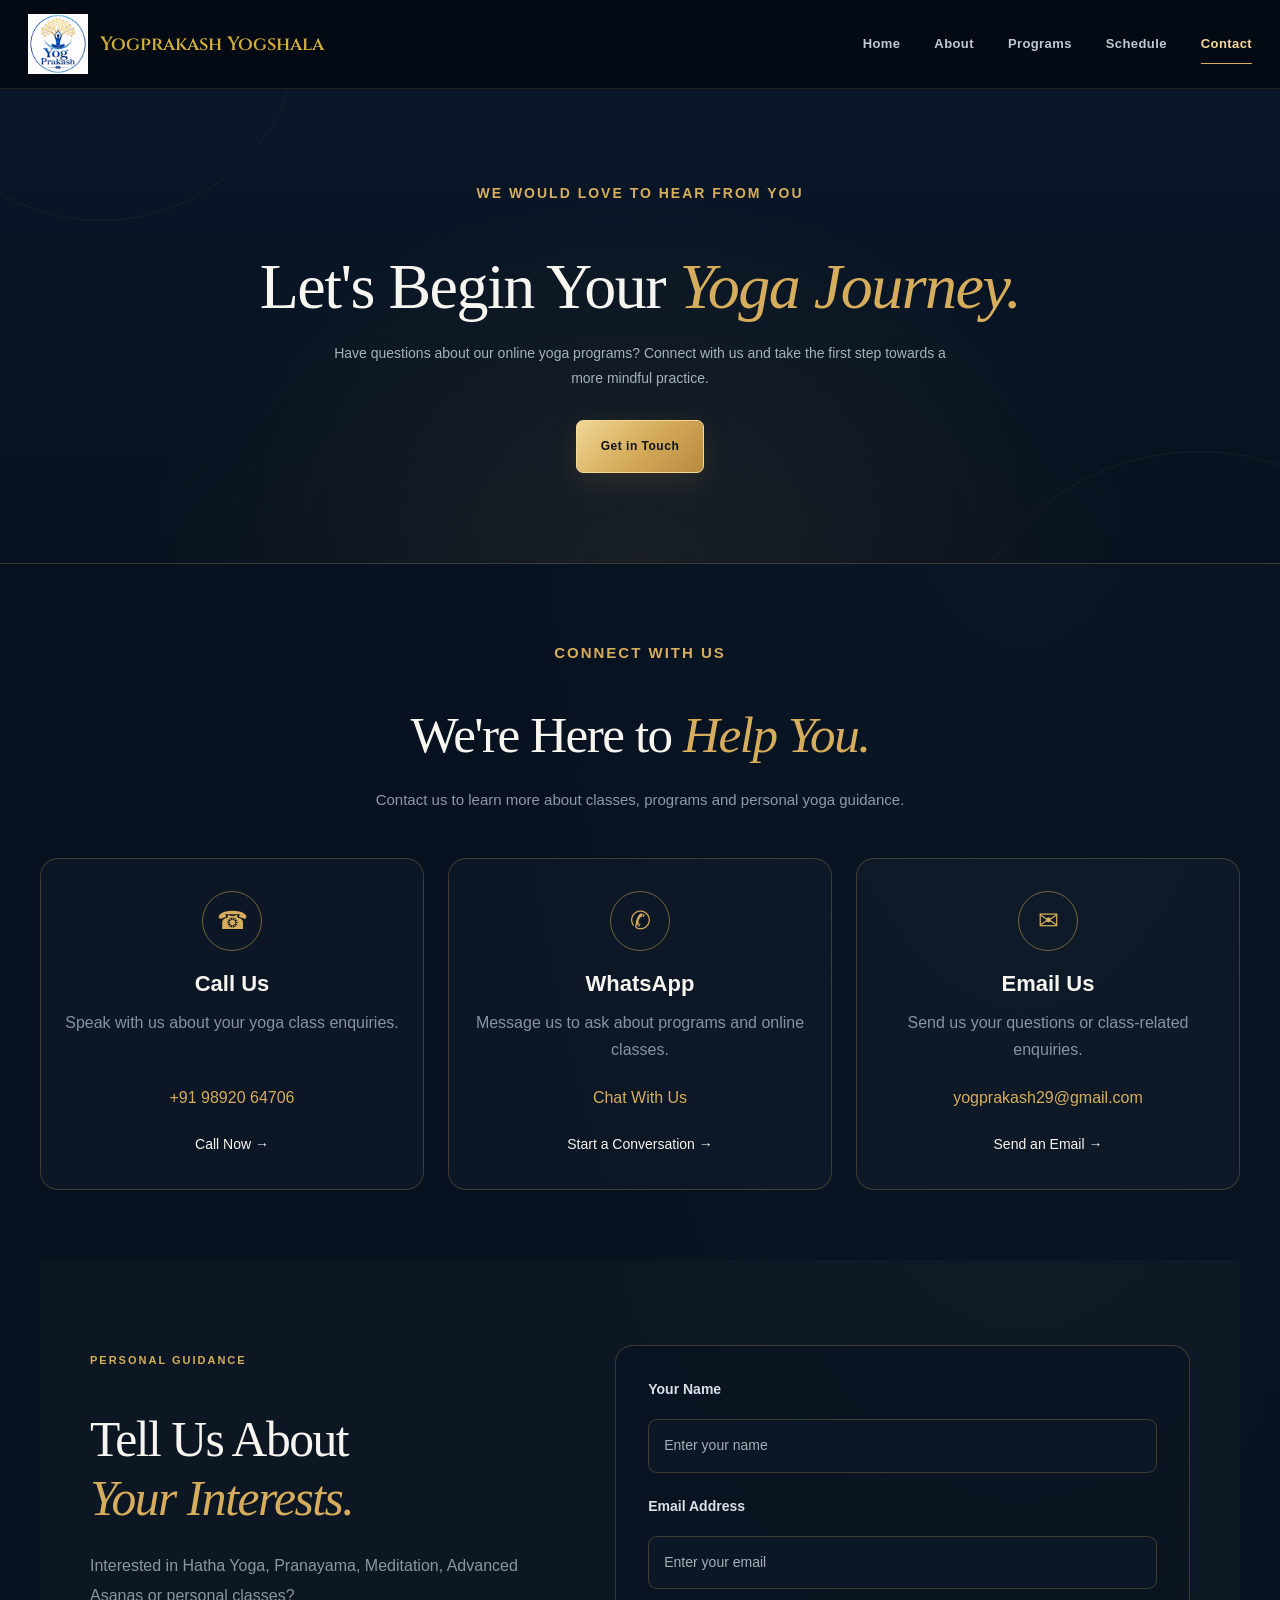
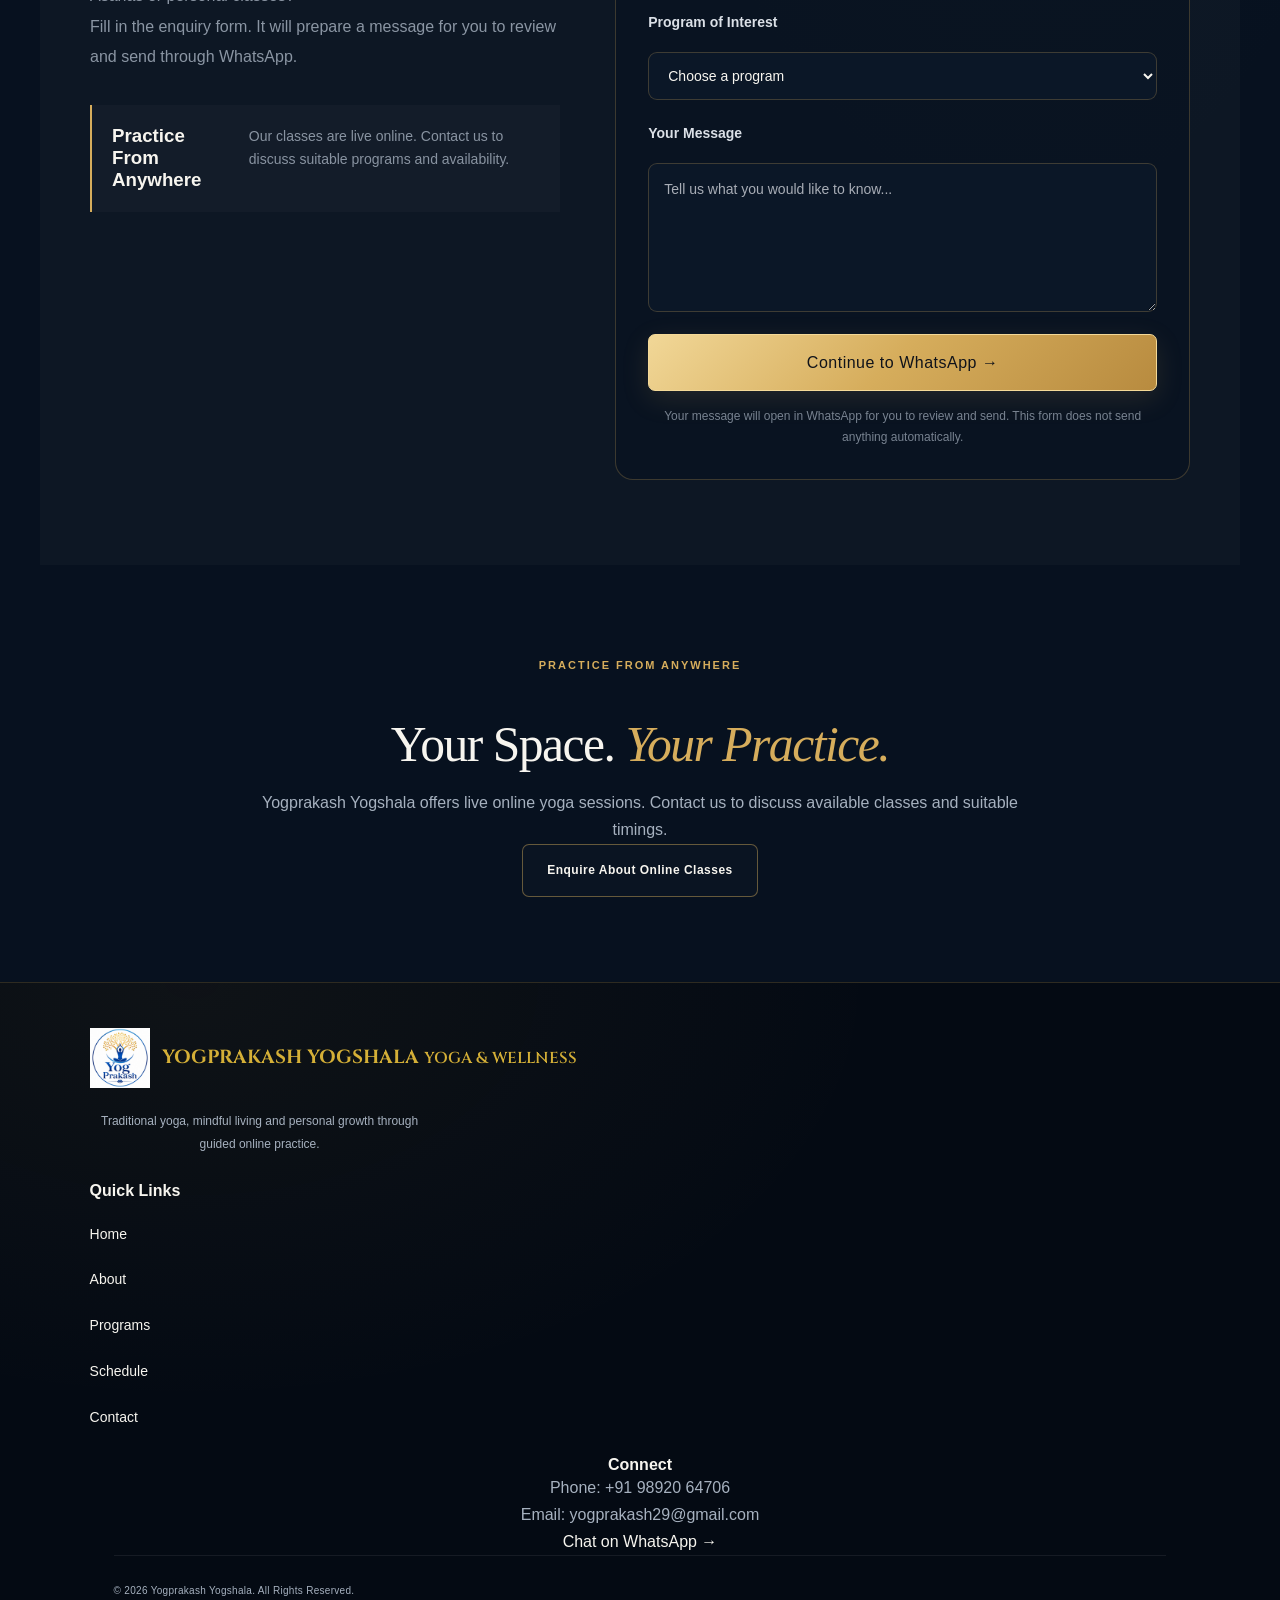
<file: contact.html>
<!DOCTYPE html>
<html lang="en">
<head>
    <meta charset="UTF-8">
    <meta name="viewport" content="width=device-width, initial-scale=1.0">

    <title>Contact Us | Yogprakash Yogshala</title>
    <meta name="description" content="Contact Yogprakash Yogshala to enquire about live online yoga classes, programs and personal guidance.">

    <link rel="preconnect" href="https://fonts.googleapis.com">
    <link rel="preconnect" href="https://fonts.gstatic.com" crossorigin>
    <link href="https://fonts.googleapis.com/css2?family=Cinzel:wght@500;600;700;800&family=Plus+Jakarta+Sans:wght@400;500;600;700&display=swap" rel="stylesheet">

    <link rel="stylesheet" href="style.css">
</head>

<body>


   <!-- NAVBAR -->
<header class="navbar">
    <div class="nav-container">

       <a href="index.html" class="logo">
    <img src="assets/logo.jpeg" >
    <span>Yogprakash Yogshala</span>
</a>
        <nav class="nav-links">
            <a href="index.html">Home</a>
            <a href="about.html">About</a>
            <a href="programs.html">Programs</a>
            <a href="schedule.html">Schedule</a>
            <a href="contact.html" class="active">Contact</a>
        </nav>

        <button class="menu-toggle" aria-label="Open menu">
            ☰
        </button>

    </div>
</header>

<main>

    <!-- CONTACT HERO -->
    <section class="page-hero contact-hero">
        <div class="container hero-content reveal">

            <p class="eyebrow">WE WOULD LOVE TO HEAR FROM YOU</p>

            <h1>
                Let's Begin Your
                <span>Yoga Journey.</span>
            </h1>

            <p class="hero-description">
                Have questions about our online yoga programs?
                Connect with us and take the first step towards
                a more mindful practice.
            </p>

            <a href="#contact-details" class="btn btn-primary">
                Get in Touch
            </a>

        </div>
    </section>

    <!-- CONTACT DETAILS -->
    <section class="section contact-section" id="contact-details">

        <div class="container">

            <div class="section-heading reveal">
                <p class="eyebrow">CONNECT WITH US</p>

                <h2>
                    We're Here to
                    <span>Help You.</span>
                </h2>

                <p>
                    Contact us to learn more about classes, programs
                    and personal yoga guidance.
                </p>
            </div>

            <div class="contact-grid">

                <article class="contact-card reveal">
                    <div class="contact-icon" aria-hidden="true">☎</div>
                    <h3>Call Us</h3>
                    <p>Speak with us about your yoga class enquiries.</p>

                    <a href="tel:+919892064706" class="contact-detail">
                        +91 98920 64706
                    </a>

                    <a href="tel:+919892064706" class="contact-action">
                        Call Now →
                    </a>
                </article>

                <article class="contact-card reveal">
                    <div class="contact-icon" aria-hidden="true">✆</div>
                    <h3>WhatsApp</h3>
                    <p>Message us to ask about programs and online classes.</p>

                    <a href="https://wa.me/919892064706"
                       target="_blank"
                       rel="noopener noreferrer"
                       class="contact-detail">
                        Chat With Us
                    </a>

                    <a href="https://wa.me/919892064706?text=Hello%20Yogprakash%20Yogshala%2C%20I%20would%20like%20to%20know%20about%20your%20yoga%20classes."
                       target="_blank"
                       rel="noopener noreferrer"
                       class="contact-action">
                        Start a Conversation →
                    </a>
                </article>

                <article class="contact-card reveal">
                    <div class="contact-icon" aria-hidden="true">✉</div>
                    <h3>Email Us</h3>
                    <p>Send us your questions or class-related enquiries.</p>

                    <a href="mailto:yogprakash29@gmail.com"
                       class="contact-detail">
                        yogprakash29@gmail.com
                    </a>

                    <a href="mailto:yogprakash29@gmail.com"
                       class="contact-action">
                        Send an Email →
                    </a>
                </article>

            </div>
        </div>
    </section>

    <!-- ENQUIRY FORM -->
    <section class="section enquiry-section">
        <div class="container">

            <div class="enquiry-layout">

                <div class="enquiry-info reveal">
                    <p class="eyebrow">PERSONAL GUIDANCE</p>

                    <h2>
                        Tell Us About
                        <span>Your Interests.</span>
                    </h2>

                    <p>
                        Interested in Hatha Yoga, Pranayama, Meditation,
                        Advanced Asanas or personal classes?
                    </p>

                    <p>
                        Fill in the enquiry form. It will prepare a message
                        for you to review and send through WhatsApp.
                    </p>

                    <div class="teacher-note">
                        <h3>Practice From Anywhere</h3>
                        <p>
                            Our classes are live online. Contact us to
                            discuss suitable programs and availability.
                        </p>
                    </div>
                </div>

                <form class="enquiry-form reveal" id="enquiryForm">

                    <div class="form-group">
                        <label for="fullName">Your Name</label>
                        <input
                            type="text"
                            id="fullName"
                            name="fullName"
                            placeholder="Enter your name"
                            required>
                    </div>

                    <div class="form-group">
                        <label for="emailAddress">Email Address</label>
                        <input
                            type="email"
                            id="emailAddress"
                            name="emailAddress"
                            placeholder="Enter your email"
                            required>
                    </div>

                    <div class="form-group">
                        <label for="program">Program of Interest</label>

                        <select id="program" name="program" required>
                            <option value="">Choose a program</option>
                            <option value="Hatha Yoga">Hatha Yoga</option>
                            <option value="Pranayama">Pranayama</option>
                            <option value="Meditation">Meditation</option>
                            <option value="Advanced Asanas">Advanced Asanas</option>
                            <option value="Personal Yoga Classes">Personal Yoga Classes</option>
                            <option value="Beginner Yoga">Beginner Yoga</option>
                            <option value="Flexibility & Strength">Flexibility &amp; Strength</option>
                            <option value="Morning Yoga">Morning Yoga</option>
                            <option value="Relaxation & Wellness">Relaxation &amp; Wellness</option>
                            <option value="Breathing Practices">Breathing Practices</option>
                            <option value="Mobility & Balance">Mobility &amp; Balance</option>
                            <option value="General Enquiry">General Enquiry</option>
                        </select>
                    </div>

                    <div class="form-group">
                        <label for="message">Your Message</label>
                        <textarea
                            id="message"
                            name="message"
                            rows="5"
                            placeholder="Tell us what you would like to know..."
                            required></textarea>
                    </div>

                    <button type="submit" class="btn btn-primary form-submit">
                        Continue to WhatsApp →
                    </button>

                    <p class="form-note">
                        Your message will open in WhatsApp for you to review
                        and send. This form does not send anything automatically.
                    </p>

                </form>

            </div>
        </div>
    </section>

    <!-- ONLINE CLASSES -->
    <section class="section online-note reveal">
        <div class="container">

            <p class="eyebrow">PRACTICE FROM ANYWHERE</p>

            <h2>
                Your Space.
                <span>Your Practice.</span>
            </h2>

            <p>
                Yogprakash Yogshala offers live online yoga sessions.
                Contact us to discuss available classes and suitable timings.
            </p>

            <a href="https://wa.me/919892064706?text=Hello%20Yogprakash%20Yogshala%2C%20please%20share%20information%20about%20your%20live%20online%20yoga%20classes."
               target="_blank"
               rel="noopener noreferrer"
               class="btn btn-outline">
                Enquire About Online Classes
            </a>

        </div>
    </section>

</main>

<!-- FOOTER -->
<footer class="footer">
    <div class="container">

        <div class="footer-grid">

            <div class="footer-brand">
                <a href="index.html" class="logo">
                    <img src="assets/logo.jpeg" alt="Yogprakash Yogshala Logo">
                    <span>
                        <strong>YOGPRAKASH YOGSHALA</strong>
                        <small>YOGA &amp; WELLNESS</small>
                    </span>
                </a>

                <p>
                    Traditional yoga, mindful living and personal growth
                    through guided online practice.
                </p>
            </div>

            <div class="footer-links">
                <h4>Quick Links</h4>
                <a href="index.html">Home</a>
                <a href="about.html">About</a>
                <a href="programs.html">Programs</a>
                <a href="schedule.html">Schedule</a>
                <a href="contact.html">Contact</a>
            </div>

            <div class="footer-contact">
                <h4>Connect</h4>
                <p>Phone: +91 98920 64706</p>
                <p>Email: yogprakash29@gmail.com</p>
                <a href="https://wa.me/919892064706"
                   target="_blank"
                   rel="noopener noreferrer">
                    Chat on WhatsApp →
                </a>
            </div>

        </div>

        <div class="footer-bottom">
            <p>© 2026 Yogprakash Yogshala. All Rights Reserved.</p>
        </div>

    </div>
</footer>

<script src="script.js"></script>

<script>
    // Preselect the program requested from the Programs page.
    const programSelect = document.getElementById("program");
    const requestedProgram =
        new URLSearchParams(window.location.search).get("program");

    if (requestedProgram && programSelect) {
        const matchingOption = Array.from(programSelect.options)
            .find(option => option.value === requestedProgram);

        if (matchingOption) {
            programSelect.value = requestedProgram;
        }
    }

    // Prepare the enquiry message for WhatsApp.
    document.getElementById("enquiryForm").addEventListener(
        "submit",
        function (event) {
            event.preventDefault();

            const name = document.getElementById("fullName").value.trim();
            const email = document.getElementById("emailAddress").value.trim();
            const program = programSelect.value;
            const message = document.getElementById("message").value.trim();

            const whatsappMessage =
                "Hello Yogprakash Yogshala!\n\n" +
                "My Name: " + name + "\n" +
                "My Email: " + email + "\n" +
                "Program of Interest: " + program + "\n" +
                "My Enquiry: " + message;

            const whatsappURL =
                "https://wa.me/919892064706?text=" +
                encodeURIComponent(whatsappMessage);

            window.open(whatsappURL, "_blank");
        }
    );
</script>

</body>
</html>
</file>
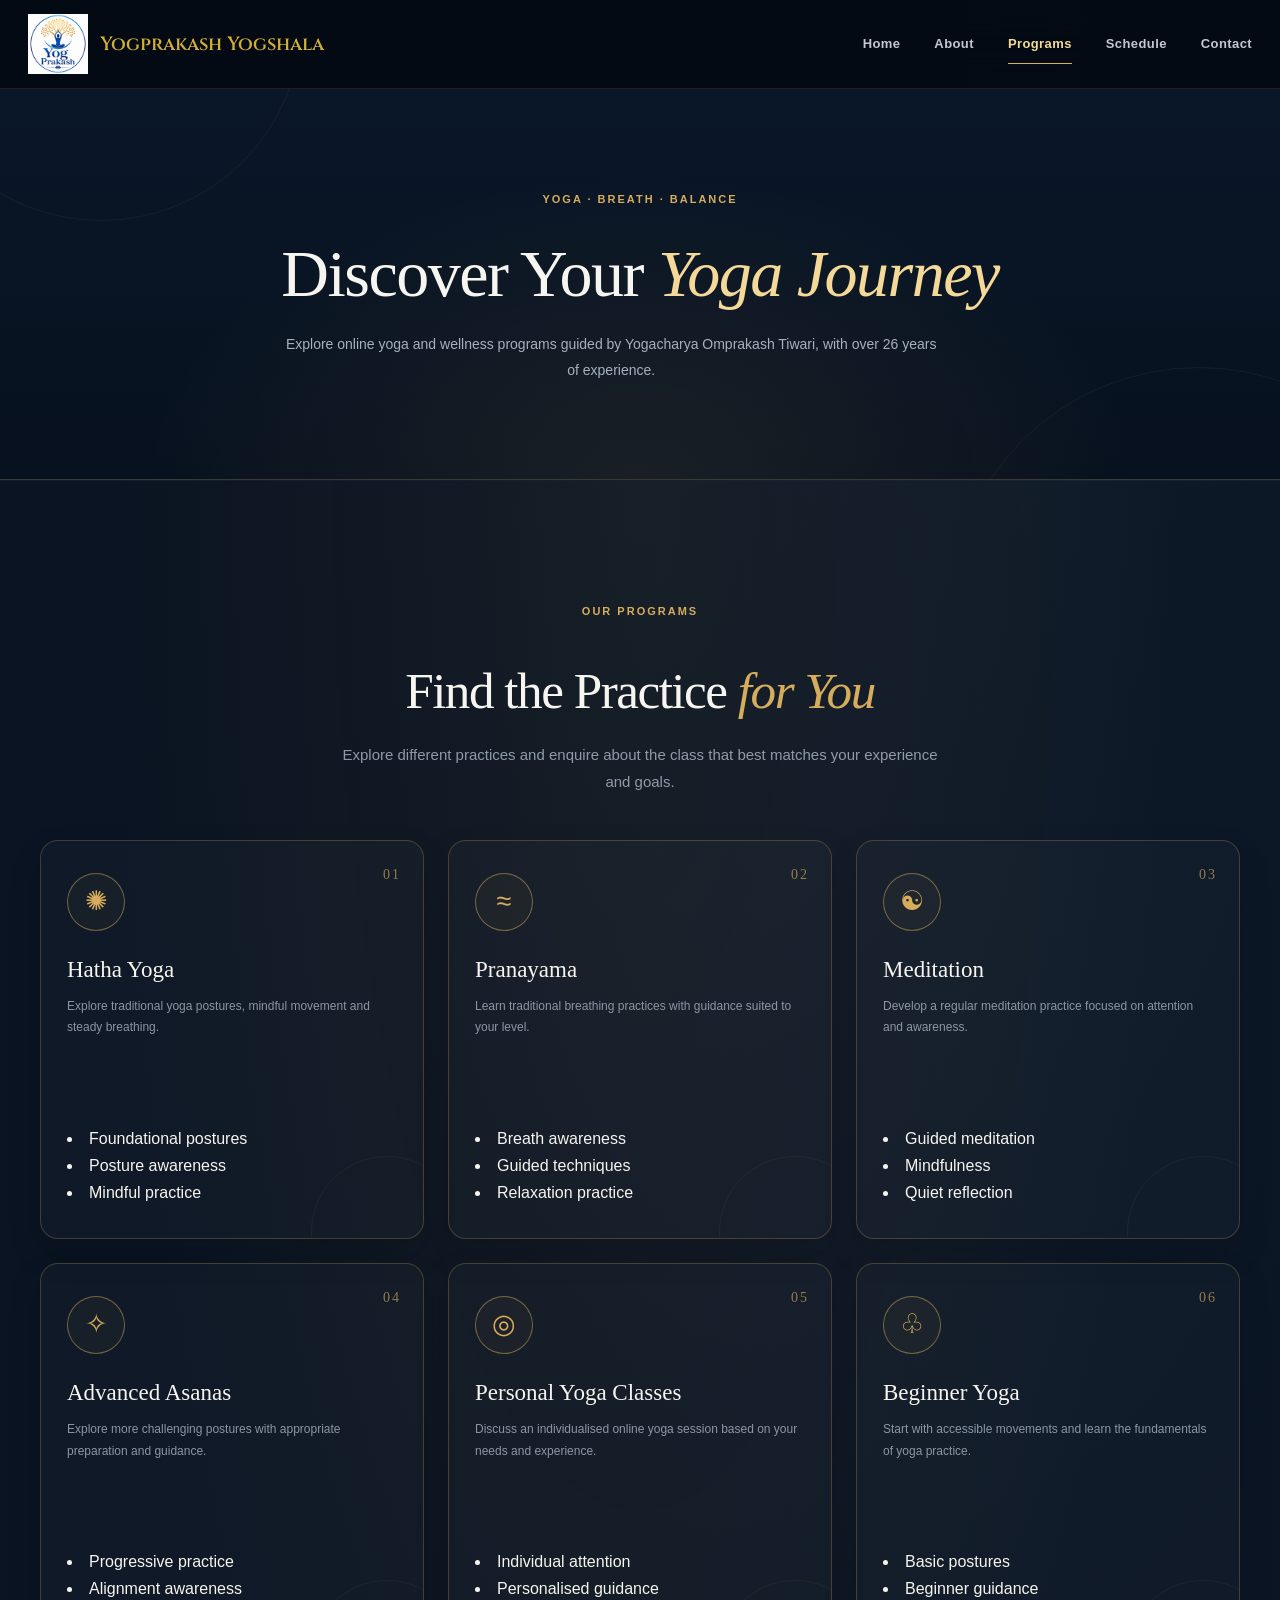
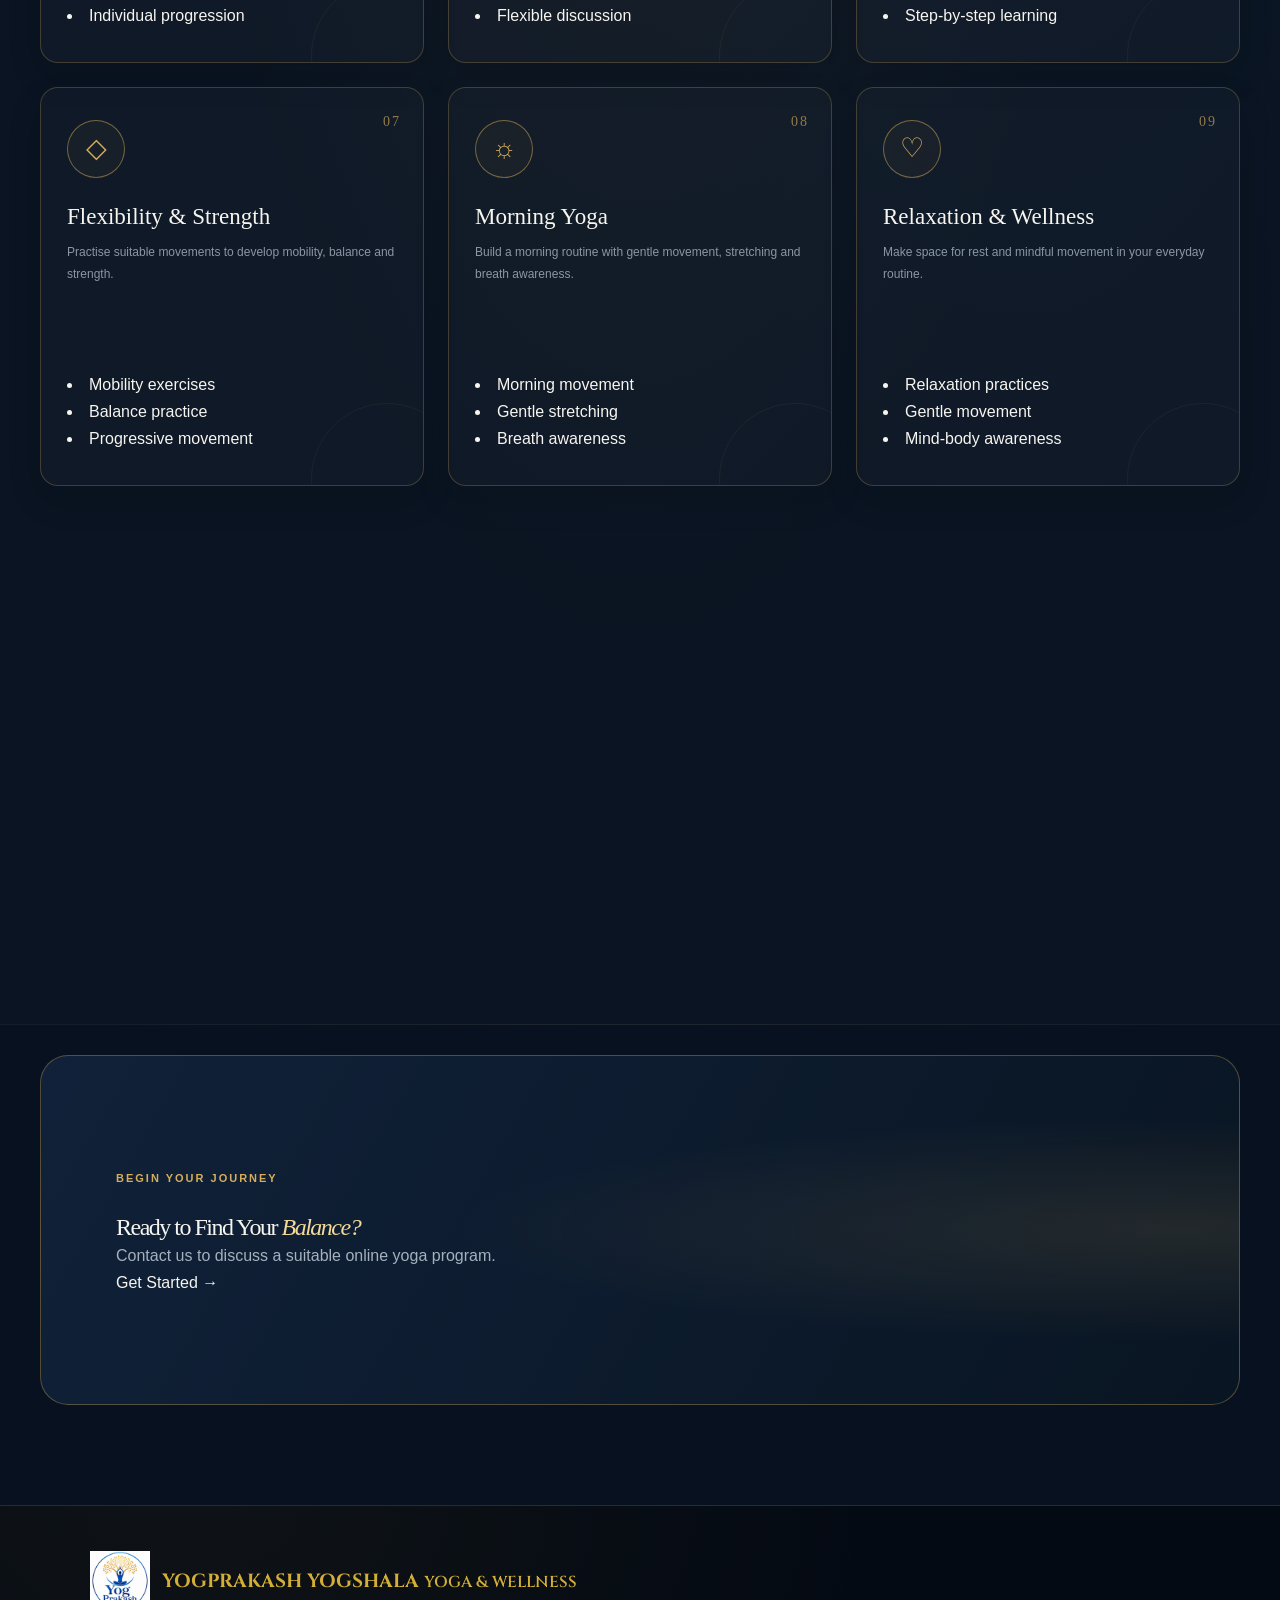
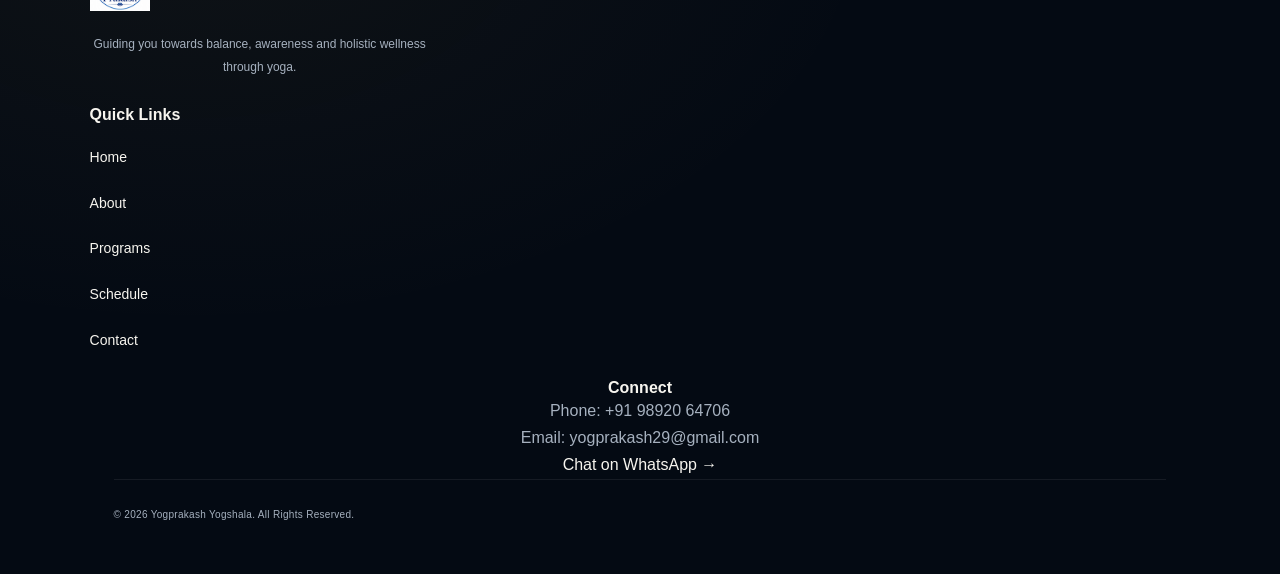
<file: programs.html>
<!DOCTYPE html>
<html lang="en">
<head>
    <meta charset="UTF-8">
    <meta name="viewport" content="width=device-width, initial-scale=1.0">

    <title>Yoga Programs | Yogprakash Yogshala</title>
    <meta name="description" content="Explore online yoga, pranayama, meditation, advanced asanas and personalised yoga programs with Yogacharya Omprakash Tiwari.">

    <link rel="preconnect" href="https://fonts.googleapis.com">
    <link rel="preconnect" href="https://fonts.gstatic.com" crossorigin>
    <link href="https://fonts.googleapis.com/css2?family=Cinzel:wght@500;600;700;800&family=Plus+Jakarta+Sans:wght@400;500;600;700&display=swap" rel="stylesheet">

    <link rel="stylesheet" href="style.css">
</head>

<body>

   <!-- NAVBAR -->
<header class="navbar">
    <div class="nav-container">

       <a href="index.html" class="logo">
    <img src="assets/logo.jpeg" >
    <span>Yogprakash Yogshala</span>
</a>

        <nav class="nav-links">
            <a href="index.html">Home</a>
            <a href="about.html">About</a>
            <a href="programs.html" class="active">Programs</a>
            <a href="schedule.html">Schedule</a>
            <a href="contact.html" class="nav-btn">Contact</a>
        </nav>

        <button class="menu-toggle" aria-label="Open menu">
            <span>☰</span>
        </button>
    </div>
</header>

<main>

    <section class="page-hero">
        <div class="container">
            <span class="eyebrow">YOGA · BREATH · BALANCE</span>
            <h1>Discover Your <span>Yoga Journey</span></h1>
            <p>
                Explore online yoga and wellness programs guided by
                Yogacharya Omprakash Tiwari, with over 26 years of experience.
            </p>
        </div>
    </section>

    <section class="section programs-section">
        <div class="container">

            <div class="section-heading">
                <span class="eyebrow">OUR PROGRAMS</span>
                <h2>Find the Practice <span>for You</span></h2>
                <p>
                    Explore different practices and enquire about the class
                    that best matches your experience and goals.
                </p>
            </div>

            <div class="program-grid">

                <article class="program-card reveal">
                    <div class="program-icon">✺</div>
                    <span class="program-number">01</span>
                    <h3>Hatha Yoga</h3>
                    <p>Explore traditional yoga postures, mindful movement and steady breathing.</p>
                    <ul>
                        <li>Foundational postures</li>
                        <li>Posture awareness</li>
                        <li>Mindful practice</li>
                    </ul>
                   
                </article>

                <article class="program-card reveal">
                    <div class="program-icon">≈</div>
                    <span class="program-number">02</span>
                    <h3>Pranayama</h3>
                    <p>Learn traditional breathing practices with guidance suited to your level.</p>
                    <ul>
                        <li>Breath awareness</li>
                        <li>Guided techniques</li>
                        <li>Relaxation practice</li>
                    </ul>
                   
                </article>

                <article class="program-card reveal">
                    <div class="program-icon">☯</div>
                    <span class="program-number">03</span>
                    <h3>Meditation</h3>
                    <p>Develop a regular meditation practice focused on attention and awareness.</p>
                    <ul>
                        <li>Guided meditation</li>
                        <li>Mindfulness</li>
                        <li>Quiet reflection</li>
                    </ul>
                    
                </article>

                <article class="program-card reveal">
                    <div class="program-icon">✧</div>
                    <span class="program-number">04</span>
                    <h3>Advanced Asanas</h3>
                    <p>Explore more challenging postures with appropriate preparation and guidance.</p>
                    <ul>
                        <li>Progressive practice</li>
                        <li>Alignment awareness</li>
                        <li>Individual progression</li>
                    </ul>
                   
                </article>

                <article class="program-card reveal">
                    <div class="program-icon">◎</div>
                    <span class="program-number">05</span>
                    <h3>Personal Yoga Classes</h3>
                    <p>Discuss an individualised online yoga session based on your needs and experience.</p>
                    <ul>
                        <li>Individual attention</li>
                        <li>Personalised guidance</li>
                        <li>Flexible discussion</li>
                    </ul>
                   
                </article>

                <article class="program-card reveal">
                    <div class="program-icon">♧</div>
                    <span class="program-number">06</span>
                    <h3>Beginner Yoga</h3>
                    <p>Start with accessible movements and learn the fundamentals of yoga practice.</p>
                    <ul>
                        <li>Basic postures</li>
                        <li>Beginner guidance</li>
                        <li>Step-by-step learning</li>
                    </ul>
                    
                </article>

                <article class="program-card reveal">
                    <div class="program-icon">◇</div>
                    <span class="program-number">07</span>
                    <h3>Flexibility &amp; Strength</h3>
                    <p>Practise suitable movements to develop mobility, balance and strength.</p>
                    <ul>
                        <li>Mobility exercises</li>
                        <li>Balance practice</li>
                        <li>Progressive movement</li>
                    </ul>
                    
                </article>

                <article class="program-card reveal">
                    <div class="program-icon">☼</div>
                    <span class="program-number">08</span>
                    <h3>Morning Yoga</h3>
                    <p>Build a morning routine with gentle movement, stretching and breath awareness.</p>
                    <ul>
                        <li>Morning movement</li>
                        <li>Gentle stretching</li>
                        <li>Breath awareness</li>
                    </ul>
                    
                </article>

                <article class="program-card reveal">
                    <div class="program-icon">♡</div>
                    <span class="program-number">09</span>
                    <h3>Relaxation &amp; Wellness</h3>
                    <p>Make space for rest and mindful movement in your everyday routine.</p>
                    <ul>
                        <li>Relaxation practices</li>
                        <li>Gentle movement</li>
                        <li>Mind-body awareness</li>
                    </ul>
                    
                </article>

                <article class="program-card reveal">
                    <div class="program-icon">↝</div>
                    <span class="program-number">10</span>
                    <h3>Breathing Practices</h3>
                    <p>Build awareness of natural breathing and learn suitable guided exercises.</p>
                    <ul>
                        <li>Breathing awareness</li>
                        <li>Guided exercises</li>
                        <li>Relaxation techniques</li>
                    </ul>
                   
                </article>

                <article class="program-card reveal">
                    <div class="program-icon">⌁</div>
                    <span class="program-number">11</span>
                    <h3>Mobility &amp; Balance</h3>
                    <p>Practise controlled movements that support coordination and everyday mobility.</p>
                    <ul>
                        <li>Controlled movement</li>
                        <li>Balance practice</li>
                        <li>Joint mobility</li>
                    </ul>
                    
                </article>

            </div>
        </div>
    </section>

    <section class="cta-section">
        <div class="container">
            <div class="cta-box reveal">
                <div>
                    <span class="eyebrow">BEGIN YOUR JOURNEY</span>
                    <h2>Ready to Find Your <span>Balance?</span></h2>
                    <p>Contact us to discuss a suitable online yoga program.</p>
                </div>
                <a href="contact.html" class="gold-btn">Get Started →</a>
            </div>
        </div>
    </section>

</main>

<footer class="footer">
    <div class="container">
        <div class="footer-grid">
            <div class="footer-brand">
                <a href="index.html" class="logo">
                    <img src="assets/logo.jpeg" alt="Yogprakash Yogshala Logo">
                    <span>
                        <strong>YOGPRAKASH YOGSHALA</strong>
                        <small>YOGA &amp; WELLNESS</small>
                    </span>
                </a>
                <p>Guiding you towards balance, awareness and holistic wellness through yoga.</p>
            </div>

            <div class="footer-links">
                <h4>Quick Links</h4>
                <a href="index.html">Home</a>
                <a href="about.html">About</a>
                <a href="programs.html">Programs</a>
                <a href="schedule.html">Schedule</a>
                <a href="contact.html">Contact</a>
            </div>

            <div class="footer-contact">
                <h4>Connect</h4>
                <p>Phone: +91 98920 64706</p>
                <p>Email: yogprakash29@gmail.com</p>
                <a href="https://wa.me/919892064706" target="_blank" rel="noopener noreferrer">Chat on WhatsApp →</a>
            </div>
        </div>

        <div class="footer-bottom">
            <p>© 2026 Yogprakash Yogshala. All Rights Reserved.</p>
        </div>
    </div>
</footer>

<script src="script.js"></script>

</body>
</html>
</file>
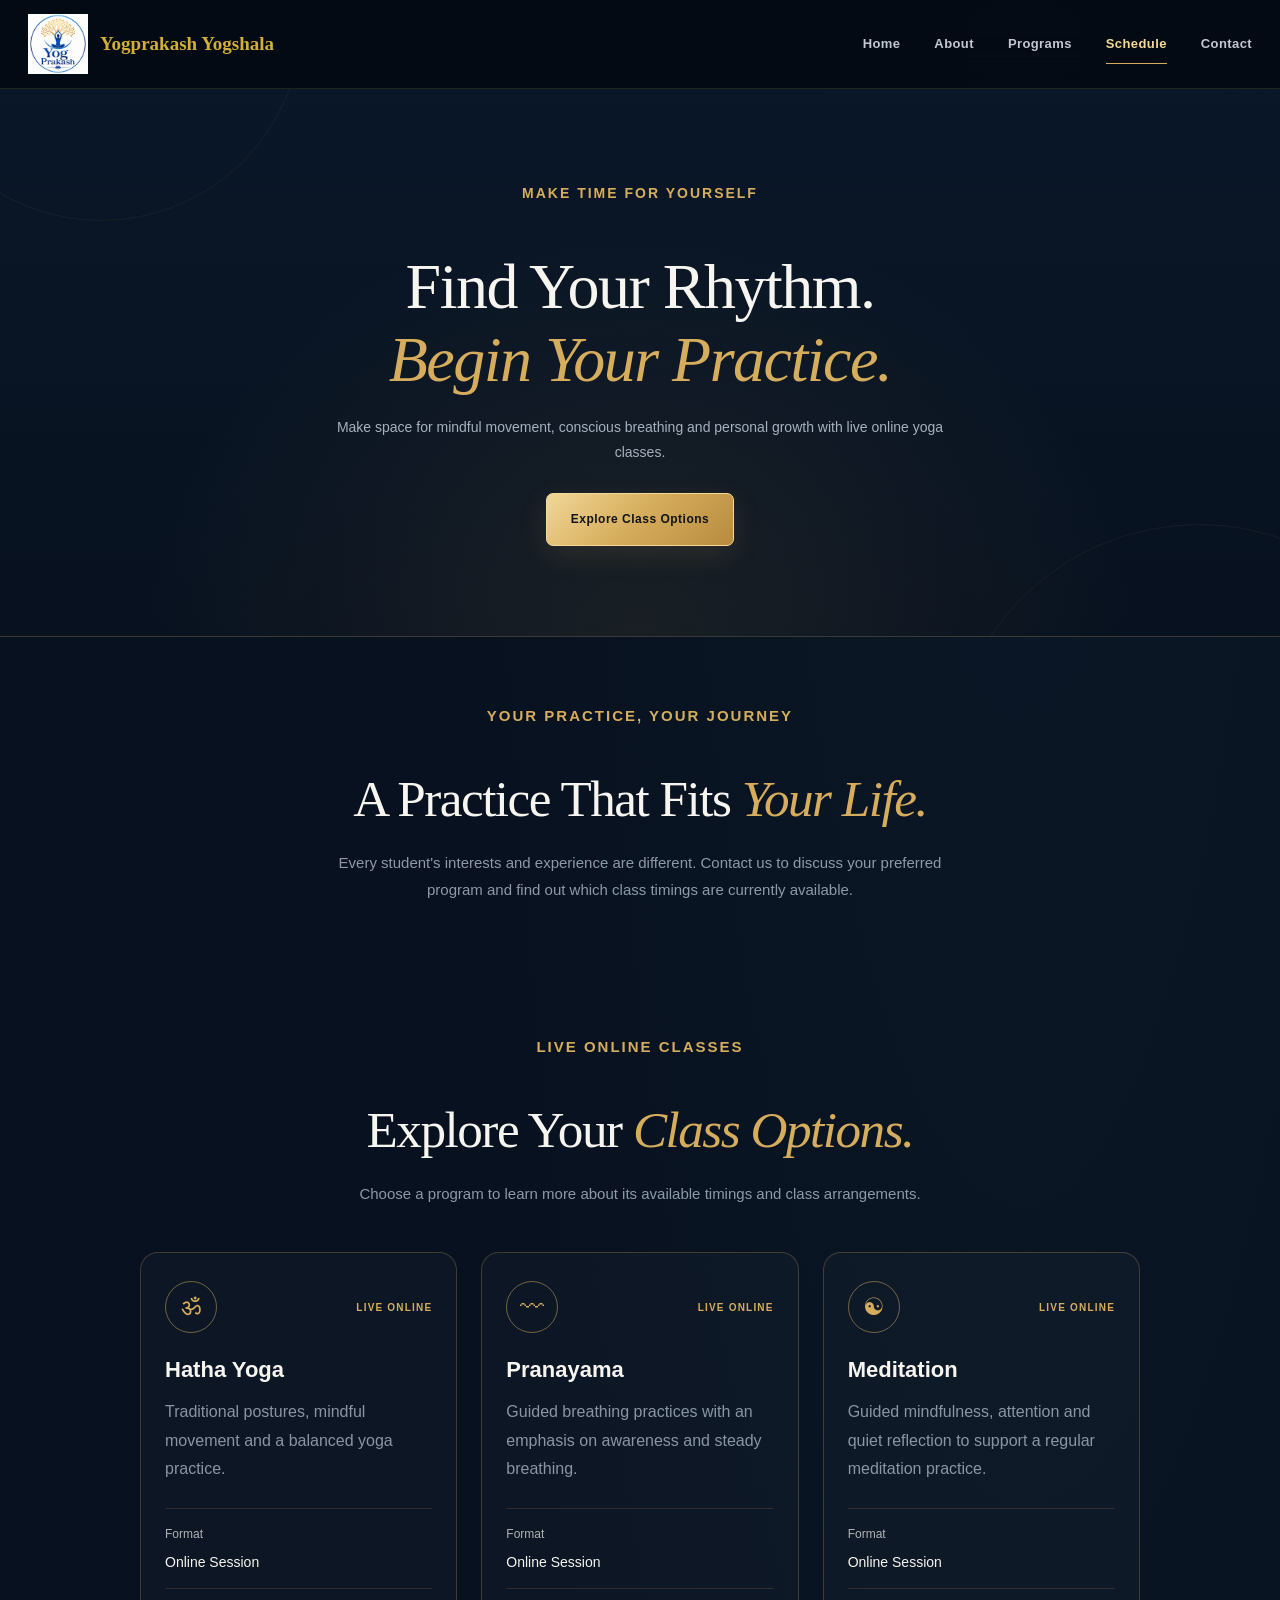
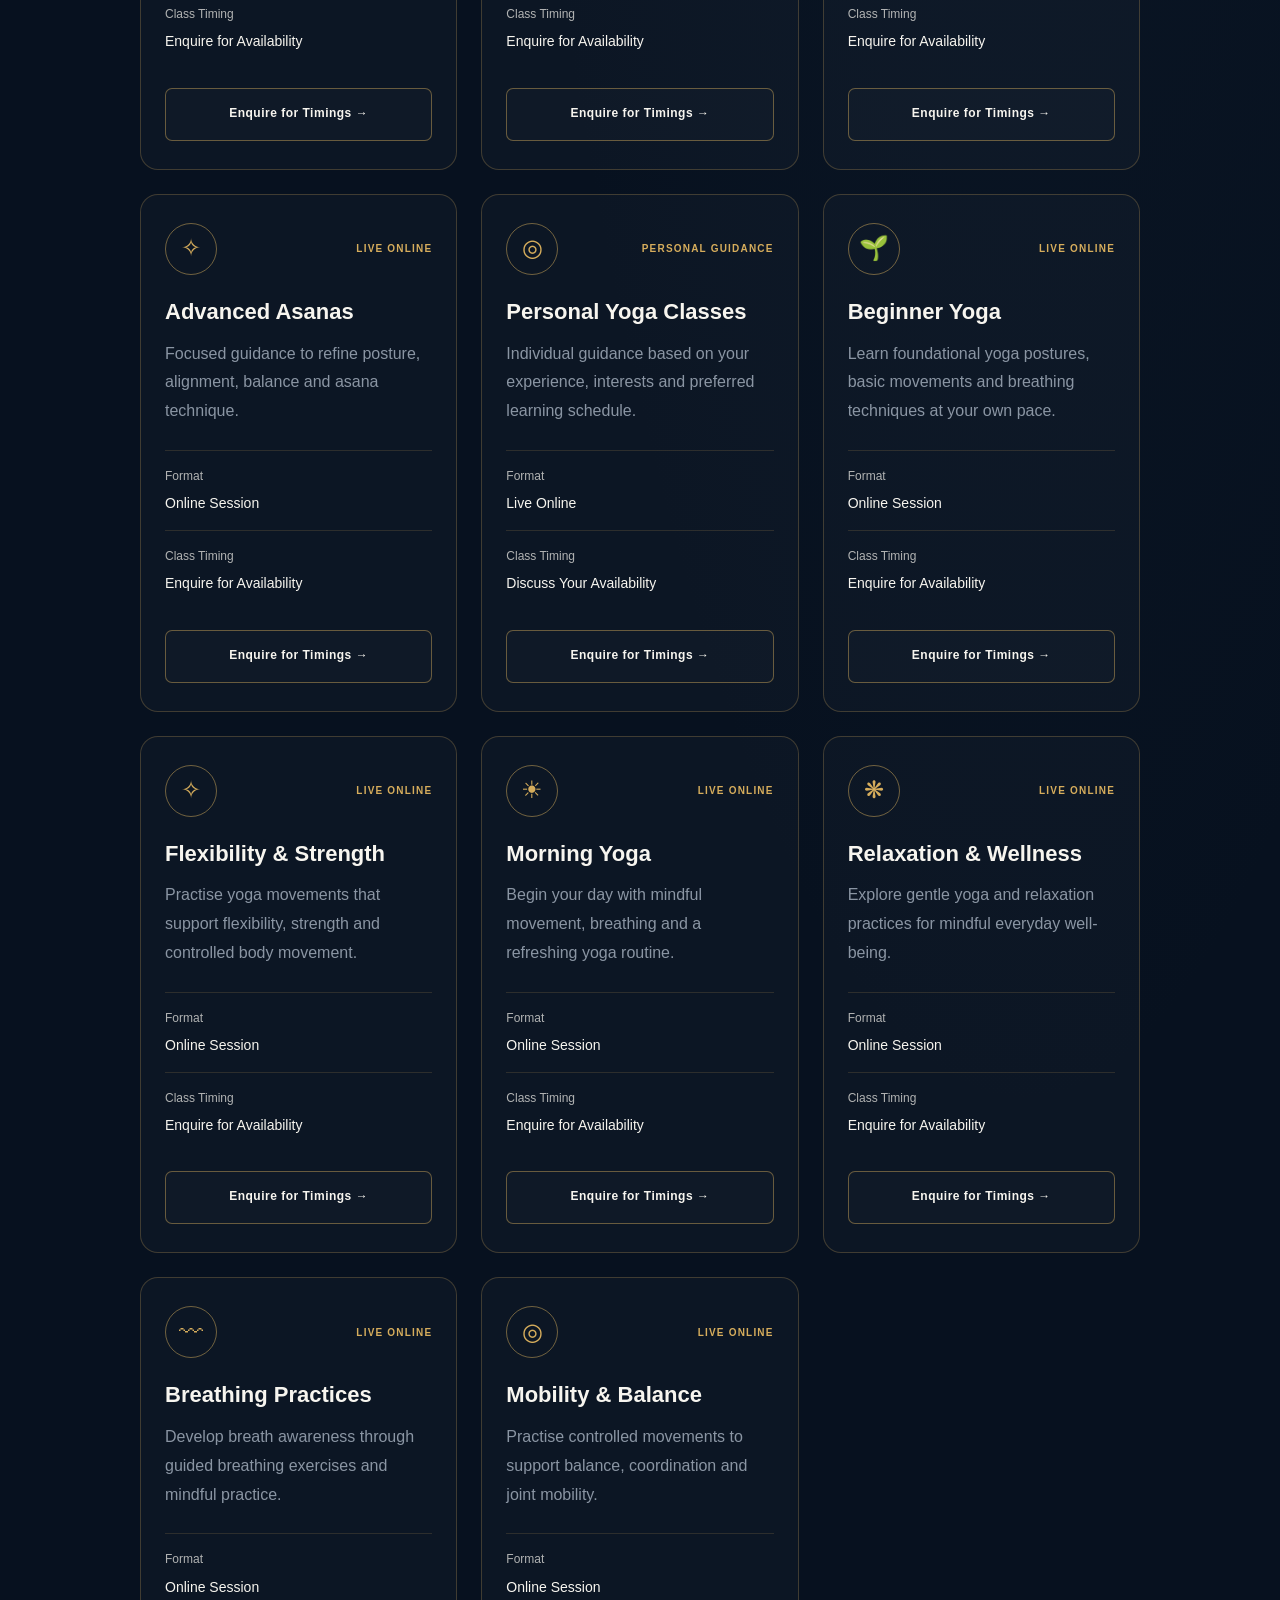
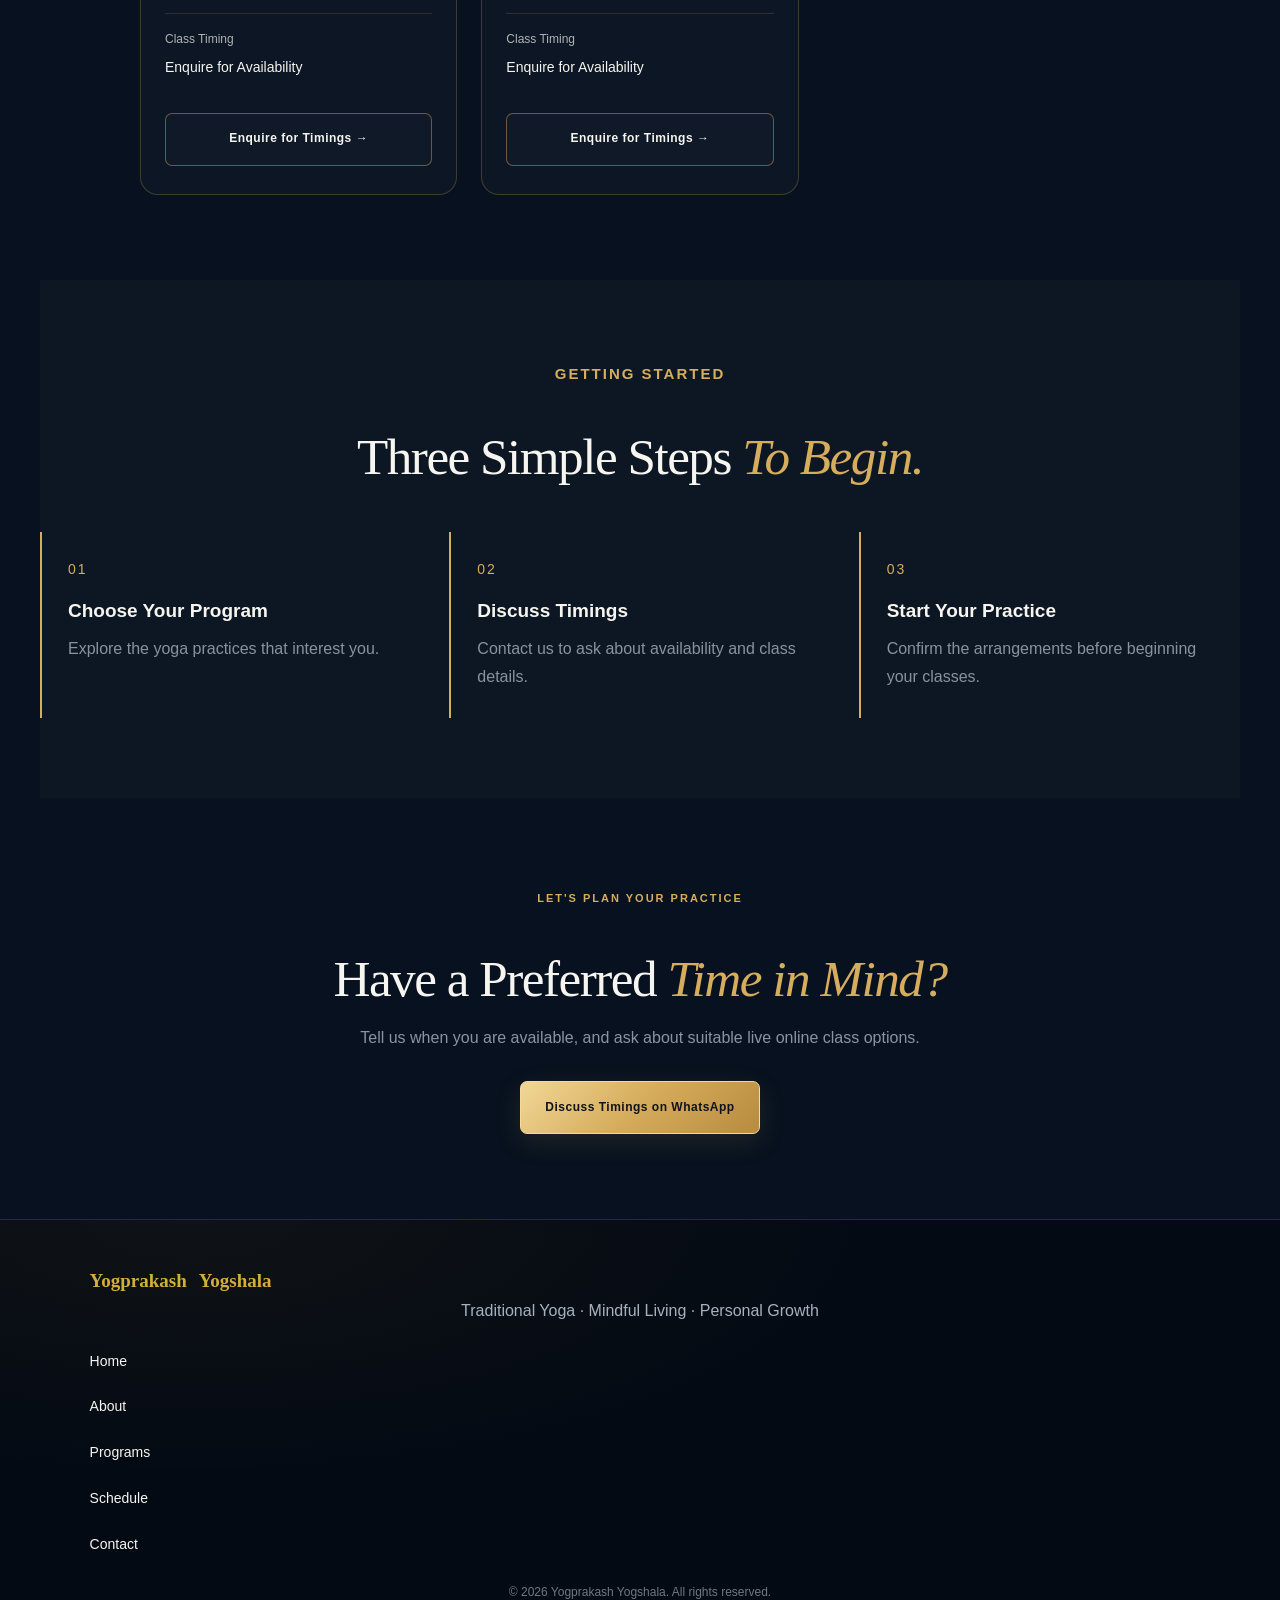
<file: schedule.html>
<!DOCTYPE html>
<html lang="en">
<head>
    <meta charset="UTF-8">
    <meta name="viewport" content="width=device-width, initial-scale=1.0">

    <title>Class Schedule | Yogprakash Yogshala</title>

    <meta
        name="description"
        content="Explore live online yoga programs at Yogprakash Yogshala and enquire about available class timings."
    >

    <link rel="stylesheet" href="style.css">
</head>

<body>

   <!-- NAVBAR -->
<header class="navbar">
    <div class="nav-container">

       <a href="index.html" class="logo">
    <img src="assets/logo.jpeg" >
    <span>Yogprakash Yogshala</span>
</a>

        <nav class="nav-links">
            <a href="index.html">Home</a>
            <a href="about.html">About</a>
            <a href="programs.html">Programs</a>
            <a href="schedule.html" class="active">Schedule</a>
            <a href="contact.html">Contact</a>
        </nav>
    </header>


    <!-- HERO SECTION -->
    <section class="page-hero schedule-hero">
        <div class="hero-content reveal">

            <p class="eyebrow">MAKE TIME FOR YOURSELF</p>

            <h1>
                Find Your Rhythm.
                <span>Begin Your Practice.</span>
            </h1>

            <p class="hero-description">
                Make space for mindful movement, conscious breathing
                and personal growth with live online yoga classes.
            </p>

            <a href="#class-options" class="btn btn-primary">
                Explore Class Options
            </a>

        </div>
    </section>


    <!-- SCHEDULE INTRO -->
    <section class="section schedule-intro reveal">

        <div class="section-heading">

            <p class="eyebrow">YOUR PRACTICE, YOUR JOURNEY</p>

            <h2>
                A Practice That Fits
                <span>Your Life.</span>
            </h2>

            <p>
                Every student's interests and experience are different.
                Contact us to discuss your preferred program and find out
                which class timings are currently available.
            </p>

        </div>

    </section>


    <!-- CLASS OPTIONS -->
    <section class="section schedule-section" id="class-options">

        <div class="section-heading reveal">

            <p class="eyebrow">LIVE ONLINE CLASSES</p>

            <h2>
                Explore Your
                <span>Class Options.</span>
            </h2>

            <p>
                Choose a program to learn more about its available timings
                and class arrangements.
            </p>

        </div>


        <div class="schedule-grid">

            <!-- 01 HATHA YOGA -->
            <article class="schedule-card reveal">

                <div class="schedule-card-top">
                    <span class="schedule-symbol">ॐ</span>
                    <span class="schedule-tag">LIVE ONLINE</span>
                </div>

                <h3>Hatha Yoga</h3>

                <p class="schedule-description">
                    Traditional postures, mindful movement and
                    a balanced yoga practice.
                </p>

                <div class="schedule-detail">
                    <span>Format</span>
                    <strong>Online Session</strong>
                </div>

                <div class="schedule-detail">
                    <span>Class Timing</span>
                    <strong>Enquire for Availability</strong>
                </div>

                <a
                    class="btn btn-outline schedule-button"
                    href="https://wa.me/919892064706?text=Hello%20Yogprakash%20Yogshala%2C%20I%20would%20like%20to%20know%20the%20available%20timings%20for%20Hatha%20Yoga."
                    target="_blank"
                    rel="noopener noreferrer"
                >
                    Enquire for Timings →
                </a>

            </article>


            <!-- 02 PRANAYAMA -->
            <article class="schedule-card reveal">

                <div class="schedule-card-top">
                    <span class="schedule-symbol">〰</span>
                    <span class="schedule-tag">LIVE ONLINE</span>
                </div>

                <h3>Pranayama</h3>

                <p class="schedule-description">
                    Guided breathing practices with an emphasis on
                    awareness and steady breathing.
                </p>

                <div class="schedule-detail">
                    <span>Format</span>
                    <strong>Online Session</strong>
                </div>

                <div class="schedule-detail">
                    <span>Class Timing</span>
                    <strong>Enquire for Availability</strong>
                </div>

                <a
                    class="btn btn-outline schedule-button"
                    href="https://wa.me/919892064706?text=Hello%20Yogprakash%20Yogshala%2C%20I%20would%20like%20to%20know%20the%20available%20timings%20for%20Pranayama."
                    target="_blank"
                    rel="noopener noreferrer"
                >
                    Enquire for Timings →
                </a>

            </article>


            <!-- 03 MEDITATION -->
            <article class="schedule-card reveal">

                <div class="schedule-card-top">
                    <span class="schedule-symbol">☯</span>
                    <span class="schedule-tag">LIVE ONLINE</span>
                </div>

                <h3>Meditation</h3>

                <p class="schedule-description">
                    Guided mindfulness, attention and quiet reflection
                    to support a regular meditation practice.
                </p>

                <div class="schedule-detail">
                    <span>Format</span>
                    <strong>Online Session</strong>
                </div>

                <div class="schedule-detail">
                    <span>Class Timing</span>
                    <strong>Enquire for Availability</strong>
                </div>

                <a
                    class="btn btn-outline schedule-button"
                    href="https://wa.me/919892064706?text=Hello%20Yogprakash%20Yogshala%2C%20I%20would%20like%20to%20know%20the%20available%20timings%20for%20Meditation."
                    target="_blank"
                    rel="noopener noreferrer"
                >
                    Enquire for Timings →
                </a>

            </article>


            <!-- 04 ADVANCED ASANAS -->
            <article class="schedule-card reveal">

                <div class="schedule-card-top">
                    <span class="schedule-symbol">✧</span>
                    <span class="schedule-tag">LIVE ONLINE</span>
                </div>

                <h3>Advanced Asanas</h3>

                <p class="schedule-description">
                    Focused guidance to refine posture, alignment,
                    balance and asana technique.
                </p>

                <div class="schedule-detail">
                    <span>Format</span>
                    <strong>Online Session</strong>
                </div>

                <div class="schedule-detail">
                    <span>Class Timing</span>
                    <strong>Enquire for Availability</strong>
                </div>

                <a
                    class="btn btn-outline schedule-button"
                    href="https://wa.me/919892064706?text=Hello%20Yogprakash%20Yogshala%2C%20I%20would%20like%20to%20know%20the%20available%20timings%20for%20Advanced%20Asanas."
                    target="_blank"
                    rel="noopener noreferrer"
                >
                    Enquire for Timings →
                </a>

            </article>


            <!-- 05 PERSONAL CLASSES -->
            <article class="schedule-card reveal">

                <div class="schedule-card-top">
                    <span class="schedule-symbol">◎</span>
                    <span class="schedule-tag">PERSONAL GUIDANCE</span>
                </div>

                <h3>Personal Yoga Classes</h3>

                <p class="schedule-description">
                    Individual guidance based on your experience,
                    interests and preferred learning schedule.
                </p>

                <div class="schedule-detail">
                    <span>Format</span>
                    <strong>Live Online</strong>
                </div>

                <div class="schedule-detail">
                    <span>Class Timing</span>
                    <strong>Discuss Your Availability</strong>
                </div>

                <a
                    class="btn btn-outline schedule-button"
                    href="https://wa.me/919892064706?text=Hello%20Yogprakash%20Yogshala%2C%20I%20am%20interested%20in%20Personal%20Yoga%20Classes.%20Please%20share%20the%20available%20timings."
                    target="_blank"
                    rel="noopener noreferrer"
                >
                    Enquire for Timings →
                </a>

            </article>


            <!-- 06 BEGINNER YOGA - NEW -->
            <article class="schedule-card reveal">

                <div class="schedule-card-top">
                    <span class="schedule-symbol">🌱</span>
                    <span class="schedule-tag">LIVE ONLINE</span>
                </div>

                <h3>Beginner Yoga</h3>

                <p class="schedule-description">
                    Learn foundational yoga postures, basic movements
                    and breathing techniques at your own pace.
                </p>

                <div class="schedule-detail">
                    <span>Format</span>
                    <strong>Online Session</strong>
                </div>

                <div class="schedule-detail">
                    <span>Class Timing</span>
                    <strong>Enquire for Availability</strong>
                </div>

                <a
                    class="btn btn-outline schedule-button"
                    href="https://wa.me/919892064706?text=Hello%20Yogprakash%20Yogshala%2C%20I%20would%20like%20to%20know%20the%20available%20timings%20for%20Beginner%20Yoga."
                    target="_blank"
                    rel="noopener noreferrer"
                >
                    Enquire for Timings →
                </a>

            </article>


            <!-- 07 FLEXIBILITY & STRENGTH - NEW -->
            <article class="schedule-card reveal">

                <div class="schedule-card-top">
                    <span class="schedule-symbol">✧</span>
                    <span class="schedule-tag">LIVE ONLINE</span>
                </div>

                <h3>Flexibility &amp; Strength</h3>

                <p class="schedule-description">
                    Practise yoga movements that support flexibility,
                    strength and controlled body movement.
                </p>

                <div class="schedule-detail">
                    <span>Format</span>
                    <strong>Online Session</strong>
                </div>

                <div class="schedule-detail">
                    <span>Class Timing</span>
                    <strong>Enquire for Availability</strong>
                </div>

                <a
                    class="btn btn-outline schedule-button"
                    href="https://wa.me/919892064706?text=Hello%20Yogprakash%20Yogshala%2C%20I%20would%20like%20to%20know%20the%20available%20timings%20for%20Flexibility%20and%20Strength."
                    target="_blank"
                    rel="noopener noreferrer"
                >
                    Enquire for Timings →
                </a>

            </article>


            <!-- 08 MORNING YOGA - NEW -->
            <article class="schedule-card reveal">

                <div class="schedule-card-top">
                    <span class="schedule-symbol">☀</span>
                    <span class="schedule-tag">LIVE ONLINE</span>
                </div>

                <h3>Morning Yoga</h3>

                <p class="schedule-description">
                    Begin your day with mindful movement, breathing
                    and a refreshing yoga routine.
                </p>

                <div class="schedule-detail">
                    <span>Format</span>
                    <strong>Online Session</strong>
                </div>

                <div class="schedule-detail">
                    <span>Class Timing</span>
                    <strong>Enquire for Availability</strong>
                </div>

                <a
                    class="btn btn-outline schedule-button"
                    href="https://wa.me/919892064706?text=Hello%20Yogprakash%20Yogshala%2C%20I%20would%20like%20to%20know%20the%20available%20timings%20for%20Morning%20Yoga."
                    target="_blank"
                    rel="noopener noreferrer"
                >
                    Enquire for Timings →
                </a>

            </article>


            <!-- 09 RELAXATION & WELLNESS - NEW -->
            <article class="schedule-card reveal">

                <div class="schedule-card-top">
                    <span class="schedule-symbol">❋</span>
                    <span class="schedule-tag">LIVE ONLINE</span>
                </div>

                <h3>Relaxation &amp; Wellness</h3>

                <p class="schedule-description">
                    Explore gentle yoga and relaxation practices
                    for mindful everyday well-being.
                </p>

                <div class="schedule-detail">
                    <span>Format</span>
                    <strong>Online Session</strong>
                </div>

                <div class="schedule-detail">
                    <span>Class Timing</span>
                    <strong>Enquire for Availability</strong>
                </div>

                <a
                    class="btn btn-outline schedule-button"
                    href="https://wa.me/919892064706?text=Hello%20Yogprakash%20Yogshala%2C%20I%20would%20like%20to%20know%20the%20available%20timings%20for%20Relaxation%20and%20Wellness."
                    target="_blank"
                    rel="noopener noreferrer"
                >
                    Enquire for Timings →
                </a>

            </article>


            <!-- 10 BREATHING PRACTICES - NEW -->
            <article class="schedule-card reveal">

                <div class="schedule-card-top">
                    <span class="schedule-symbol">〰</span>
                    <span class="schedule-tag">LIVE ONLINE</span>
                </div>

                <h3>Breathing Practices</h3>

                <p class="schedule-description">
                    Develop breath awareness through guided breathing
                    exercises and mindful practice.
                </p>

                <div class="schedule-detail">
                    <span>Format</span>
                    <strong>Online Session</strong>
                </div>

                <div class="schedule-detail">
                    <span>Class Timing</span>
                    <strong>Enquire for Availability</strong>
                </div>

                <a
                    class="btn btn-outline schedule-button"
                    href="https://wa.me/919892064706?text=Hello%20Yogprakash%20Yogshala%2C%20I%20would%20like%20to%20know%20the%20available%20timings%20for%20Breathing%20Practices."
                    target="_blank"
                    rel="noopener noreferrer"
                >
                    Enquire for Timings →
                </a>

            </article>


            <!-- 11 MOBILITY & BALANCE - NEW -->
            <article class="schedule-card reveal">

                <div class="schedule-card-top">
                    <span class="schedule-symbol">◎</span>
                    <span class="schedule-tag">LIVE ONLINE</span>
                </div>

                <h3>Mobility &amp; Balance</h3>

                <p class="schedule-description">
                    Practise controlled movements to support balance,
                    coordination and joint mobility.
                </p>

                <div class="schedule-detail">
                    <span>Format</span>
                    <strong>Online Session</strong>
                </div>

                <div class="schedule-detail">
                    <span>Class Timing</span>
                    <strong>Enquire for Availability</strong>
                </div>

                <a
                    class="btn btn-outline schedule-button"
                    href="https://wa.me/919892064706?text=Hello%20Yogprakash%20Yogshala%2C%20I%20would%20like%20to%20know%20the%20available%20timings%20for%20Mobility%20and%20Balance."
                    target="_blank"
                    rel="noopener noreferrer"
                >
                    Enquire for Timings →
                </a>

            </article>

        </div>

    </section>


    <!-- HOW TO GET STARTED - UNCHANGED -->
    <section class="section schedule-steps-section">

        <div class="section-heading reveal">

            <p class="eyebrow">GETTING STARTED</p>

            <h2>
                Three Simple Steps
                <span>To Begin.</span>
            </h2>

        </div>


        <div class="schedule-steps">

            <article class="schedule-step reveal">
                <span class="step-number">01</span>
                <h3>Choose Your Program</h3>
                <p>
                    Explore the yoga practices that interest you.
                </p>
            </article>

            <article class="schedule-step reveal">
                <span class="step-number">02</span>
                <h3>Discuss Timings</h3>
                <p>
                    Contact us to ask about availability and class details.
                </p>
            </article>

            <article class="schedule-step reveal">
                <span class="step-number">03</span>
                <h3>Start Your Practice</h3>
                <p>
                    Confirm the arrangements before beginning your classes.
                </p>
            </article>

        </div>

    </section>


    <!-- WHATSAPP CTA - UNCHANGED -->
    <section class="section schedule-cta reveal">

        <p class="eyebrow">LET'S PLAN YOUR PRACTICE</p>

        <h2>
            Have a Preferred
            <span>Time in Mind?</span>
        </h2>

        <p>
            Tell us when you are available, and ask about suitable
            live online class options.
        </p>

        <a
            href="https://wa.me/919892064706?text=Hello%20Yogprakash%20Yogshala%2C%20I%20would%20like%20to%20discuss%20available%20class%20timings."
            target="_blank"
            rel="noopener noreferrer"
            class="btn btn-primary"
        >
            Discuss Timings on WhatsApp
        </a>

    </section>


    <!-- FOOTER - UNCHANGED -->
    <footer class="footer">

        <a href="index.html" class="logo">
            Yogprakash <span>Yogshala</span>
        </a>

        <p>
            Traditional Yoga · Mindful Living · Personal Growth
        </p>

        <div class="footer-links">
            <a href="index.html">Home</a>
            <a href="about.html">About</a>
            <a href="programs.html">Programs</a>
            <a href="schedule.html">Schedule</a>
            <a href="contact.html">Contact</a>
        </div>

        <p class="copyright">
            © 2026 Yogprakash Yogshala. All rights reserved.
        </p>

    </footer>


    <script src="script.js"></script>

</body>
</html>
</file>
<file: style.css>
/* =========================================================
   YOGPRAKASH YOGSHALA
   Luxury Website Design | Midnight Navy + Royal Gold
   ========================================================= */


/* ---------- 1. DESIGN SYSTEM ---------- */

:root {
    --navy: #07111f;
    --navy-deep: #040a13;
    --navy-light: #0d1b2d;
    --navy-card: #101f32;
    --navy-hover: #152840;

    --gold: #d6ad5c;
    --gold-light: #f4d998;
    --gold-dark: #9e7430;
    --gold-glow: rgba(214, 173, 92, 0.18);

    --white: #f7f5ef;
    --muted: #a6b1bf;
    --muted-dark: #738195;

    --border: rgba(214, 173, 92, 0.23);
    --border-light: rgba(255, 255, 255, 0.09);

    --shadow: 0 25px 70px rgba(0, 0, 0, 0.35);
    --gold-shadow: 0 12px 35px rgba(214, 173, 92, 0.18);

    --radius-sm: 10px;
    --radius-md: 18px;
    --radius-lg: 28px;
    --radius-xl: 38px;

    --container: 1200px;
    --transition: 0.35s ease;
}


/* ---------- 2. RESET & BASE ---------- */

* {
    margin: 0;
    padding: 0;
    box-sizing: border-box;
}

html {
    scroll-behavior: smooth;
    scroll-padding-top: 100px;
}

body {
    min-height: 100vh;
    overflow-x: hidden;
    background:
        radial-gradient(
            ellipse at 80% 0%,
            rgba(39, 60, 83, 0.17),
            transparent 40%
        ),
        var(--navy);
    color: var(--white);
    font-family: "Segoe UI", Arial, sans-serif;
    line-height: 1.7;
    -webkit-font-smoothing: antialiased;
}

body,
button,
input,
textarea,
select {
    font-family: "Segoe UI", Arial, sans-serif;
}

a {
    color: inherit;
    text-decoration: none;
}

button,
input,
textarea,
select {
    font: inherit;
}

button,
a {
    -webkit-tap-highlight-color: transparent;
}

button {
    cursor: pointer;
}

img {
    display: block;
    max-width: 100%;
}

ul {
    list-style-position: inside;
}

::selection {
    background: var(--gold);
    color: var(--navy-deep);
}

:focus-visible {
    outline: 2px solid var(--gold-light);
    outline-offset: 4px;
}

main {
    overflow: clip;
}

.section {
    width: min(var(--container), calc(100% - 48px));
    margin-inline: auto;
    padding-block: 115px;
}


/* ---------- 3. PREMIUM NAVBAR ---------- */

.navbar {
    position: sticky;
    top: 0;
    z-index: 1000;
    width: 100%;
    background: rgba(4, 10, 19, 0.88);
    border-bottom: 1px solid rgba(214, 173, 92, 0.14);
    backdrop-filter: blur(22px);
    -webkit-backdrop-filter: blur(22px);
    transition: background var(--transition), box-shadow var(--transition);
}

.navbar.scrolled {
    background: rgba(4, 10, 19, 0.97);
    box-shadow: 0 12px 35px rgba(0, 0, 0, 0.25);
}

.nav-container {
    width: min(1320px, calc(100% - 56px));
    min-height: 88px;
    margin: auto;
    display: flex;
    align-items: center;
    justify-content: space-between;
    gap: 30px;
}

.logo {
    display: inline-flex;
    align-items: center;
    gap: 12px;
    flex-shrink: 0;
}

.logo-circle {
    width: 49px;
    height: 49px;
    display: grid;
    place-items: center;
    border: 1px solid var(--gold);
    border-radius: 50%;
    color: var(--gold-light);
    font-family: Georgia, serif;
    font-size: 27px;
    box-shadow: inset 0 0 18px rgba(214, 173, 92, 0.08);
    transition: transform var(--transition), box-shadow var(--transition);
}

.logo:hover .logo-circle {
    transform: rotate(-8deg);
    box-shadow: 0 0 25px var(--gold-glow);
}

.logo-text {
    display: flex;
    flex-direction: column;
    line-height: 1.25;
}

.logo-text strong {
    font-size: 15px;
    font-weight: 750;
    letter-spacing: 2.5px;
    color: var(--white);
}

.logo-text small {
    margin-top: 4px;
    color: var(--gold);
    font-size: 10px;
    letter-spacing: 4px;
}

.nav-links {
    display: flex;
    align-items: center;
    gap: 34px;
}

.nav-links a {
    position: relative;
    padding-block: 9px;
    color: #c0c8d1;
    font-size: 13px;
    font-weight: 600;
    letter-spacing: 0.4px;
    transition: color var(--transition);
}

.nav-links a:not(.nav-cta)::after {
    position: absolute;
    right: 0;
    bottom: 0;
    left: 0;
    height: 1px;
    background: var(--gold);
    content: "";
    transform: scaleX(0);
    transform-origin: left;
    transition: transform var(--transition);
}

.nav-links a:hover,
.nav-links a.active {
    color: var(--gold-light);
}

.nav-links a:hover::after,
.nav-links a.active::after {
    transform: scaleX(1);
}

.nav-links a.nav-cta {
    padding: 12px 21px;
    border: 1px solid rgba(214, 173, 92, 0.65);
    border-radius: 6px;
    color: var(--gold-light);
    transition: background var(--transition), color var(--transition);
}

.nav-links a.nav-cta:hover {
    background: var(--gold);
    color: var(--navy-deep);
}

.menu-btn,
.menu-toggle {
    display: none;
    width: 44px;
    height: 44px;
    border: 1px solid var(--border);
    border-radius: 10px;
    background: var(--navy-card);
    color: var(--gold-light);
    font-size: 23px;
}


/* ---------- 4. TYPOGRAPHY ---------- */

h1,
h2,
h3,
h4 {
    color: var(--white);
    line-height: 1.2;
    text-wrap: balance;
}

h1,
h2 {
    font-family: Georgia, "Times New Roman", serif;
    font-weight: 500;
    letter-spacing: -1.5px;
}

h1 span,
h2 span {
    color: var(--gold-light);
    font-style: italic;
    font-weight: 400;
}

p {
    color: var(--muted);
}

.section-tag,
.eyebrow {
    display: inline-block;
    color: var(--gold);
    font-size: 10px;
    font-weight: 750;
    letter-spacing: 3px;
    line-height: 1.8;
    text-transform: uppercase;
}

.section-tag {
    margin-bottom: 20px;
}

.section-heading {
    max-width: 750px;
    margin: 0 auto 55px;
    text-align: center;
}

.section-heading h2 {
    margin-bottom: 22px;
    font-size: clamp(35px, 5vw, 55px);
}

.section-heading > p {
    max-width: 610px;
    margin-inline: auto;
    font-size: 15px;
}


/* ---------- 5. BUTTONS ---------- */

.btn {
    position: relative;
    display: inline-flex;
    min-height: 53px;
    align-items: center;
    justify-content: center;
    gap: 15px;
    padding: 14px 24px;
    overflow: hidden;
    border: 1px solid transparent;
    border-radius: 7px;
    font-size: 12px;
    font-weight: 750;
    letter-spacing: 0.5px;
    transition:
        transform var(--transition),
        background var(--transition),
        border-color var(--transition),
        box-shadow var(--transition);
}

.btn span {
    font-size: 18px;
    transition: transform var(--transition);
}

.btn:hover {
    transform: translateY(-3px);
}

.btn:hover span {
    transform: translateX(4px);
}

.btn-primary {
    border-color: var(--gold-light);
    background: linear-gradient(
        135deg,
        #f1d797 0%,
        #d6ad5c 48%,
        #b88b3f 100%
    );
    color: #10131a;
    box-shadow: 0 8px 28px rgba(214, 173, 92, 0.13);
}

.btn-primary:hover {
    box-shadow: 0 12px 35px rgba(214, 173, 92, 0.28);
}

.btn-outline {
    border-color: rgba(214, 173, 92, 0.45);
    background: rgba(255, 255, 255, 0.015);
    color: var(--white);
}

.btn-outline:hover {
    border-color: var(--gold);
    background: rgba(214, 173, 92, 0.08);
}

.text-link,
.card-link {
    display: inline-flex;
    align-items: center;
    gap: 12px;
    color: var(--gold-light);
    font-size: 12px;
    font-weight: 750;
    letter-spacing: 0.4px;
}

.text-link span {
    transition: transform var(--transition);
}

.text-link:hover span {
    transform: translateX(5px);
}


/* ---------- 6. HOME HERO ---------- */

.hero {
    position: relative;
    isolation: isolate;
    width: min(1320px, calc(100% - 56px));
    min-height: 690px;
    margin: auto;
    padding-block: 100px 95px;
    display: grid;
    grid-template-columns: 1.1fr 0.9fr;
    align-items: center;
    gap: 65px;
}

.hero-glow {
    position: absolute;
    top: 5%;
    right: -10%;
    z-index: -1;
    width: 600px;
    height: 600px;
    border-radius: 50%;
    background: radial-gradient(
        circle,
        rgba(214, 173, 92, 0.10),
        rgba(39, 60, 83, 0.06) 42%,
        transparent 70%
    );
    pointer-events: none;
}

.hero-content {
    position: relative;
    z-index: 2;
    animation: fade-up 0.85s ease both;
}

.eyebrow {
    margin-bottom: 25px;
}

.hero h1 {
    max-width: 720px;
    margin-bottom: 27px;
    font-size: clamp(45px, 5.5vw, 75px);
    line-height: 1.09;
    letter-spacing: -2.8px;
}

.hero-description {
    max-width: 540px;
    margin-bottom: 34px;
    font-size: 15px;
    line-height: 1.95;
}

.hero-buttons {
    display: flex;
    flex-wrap: wrap;
    gap: 14px;
}

.hero-trust {
    display: flex;
    align-items: center;
    gap: 13px;
    margin-top: 35px;
}

.hero-trust p {
    font-size: 10px;
    letter-spacing: 0.6px;
}

.trust-line {
    width: 35px;
    height: 1px;
    background: var(--gold);
    flex-shrink: 0;
}


/* ---------- 7. HERO VISUAL ---------- */

.hero-visual {
    position: relative;
    width: 100%;
    max-width: 475px;
    justify-self: end;
    padding: 20px;
    animation: fade-up 1s 0.15s ease both;
}

.hero-visual::before {
    position: absolute;
    inset: 0;
    border: 1px solid rgba(214, 173, 92, 0.30);
    border-radius: 48% 48% 12px 12px;
    content: "";
    transform: rotate(3deg);
}

.hero-visual::after {
    position: absolute;
    inset: 12px;
    border: 1px solid rgba(214, 173, 92, 0.11);
    border-radius: 48% 48% 8px 8px;
    content: "";
    pointer-events: none;
}

.hero-card {
    position: relative;
    min-height: 445px;
    padding: 35px 25px;
    overflow: hidden;
    display: flex;
    flex-direction: column;
    align-items: center;
    justify-content: space-between;
    border: 1px solid rgba(214, 173, 92, 0.35);
    border-radius: 48% 48% 10px 10px;
    background:
        radial-gradient(
            circle at 50% 42%,
            rgba(214, 173, 92, 0.16),
            transparent 48%
        ),
        linear-gradient(160deg, #14243a, #08121f 75%);
    box-shadow: var(--shadow), inset 0 0 60px rgba(214, 173, 92, 0.025);
}

.hero-card-top {
    display: flex;
    align-items: center;
    gap: 10px;
    color: var(--gold-light);
    font-size: 9px;
    font-weight: 700;
    letter-spacing: 3px;
}

.gold-dot {
    width: 6px;
    height: 6px;
    border-radius: 50%;
    background: var(--gold-light);
    box-shadow: 0 0 12px var(--gold);
}

.om-symbol {
    display: grid;
    width: 210px;
    height: 210px;
    place-items: center;
    border: 1px solid rgba(214, 173, 92, 0.55);
    border-radius: 50%;
    color: var(--gold-light);
    font-family: Georgia, serif;
    font-size: 115px;
    text-shadow: 0 0 35px rgba(214, 173, 92, 0.25);
    box-shadow:
        0 0 0 12px rgba(214, 173, 92, 0.035),
        0 0 0 24px rgba(214, 173, 92, 0.025);
}

.hero-card-caption {
    display: flex;
    flex-direction: column;
    align-items: center;
    gap: 9px;
}

.hero-card-caption p {
    color: var(--white);
    font-family: Georgia, serif;
    font-size: 17px;
    font-style: italic;
}

.caption-line {
    width: 70px;
    height: 1px;
    background: var(--gold-dark);
}

.hero-card-bottom {
    display: flex;
    flex-wrap: wrap;
    justify-content: center;
    gap: 10px;
    color: var(--gold);
    font-size: 8px;
    font-weight: 700;
    letter-spacing: 1.2px;
}

.floating-note {
    position: absolute;
    right: -20px;
    bottom: 35px;
    z-index: 3;
    display: flex;
    align-items: center;
    gap: 13px;
    padding: 16px 20px;
    border: 1px solid rgba(214, 173, 92, 0.28);
    border-radius: 12px;
    background: rgba(12, 27, 45, 0.94);
    box-shadow: var(--shadow);
    backdrop-filter: blur(14px);
}

.floating-icon {
    display: grid;
    width: 38px;
    height: 38px;
    place-items: center;
    border: 1px solid var(--border);
    border-radius: 50%;
    color: var(--gold-light);
    font-size: 22px;
}

.floating-note div {
    display: flex;
    flex-direction: column;
}

.floating-note strong {
    color: var(--white);
    font-size: 11px;
}

.floating-note small {
    margin-top: 4px;
    color: var(--muted);
    font-size: 10px;
}


/* ---------- 8. STATS STRIP ---------- */

.stats-section {
    border-block: 1px solid var(--border);
    background: linear-gradient(
        90deg,
        rgba(214, 173, 92, 0.035),
        rgba(255, 255, 255, 0.015),
        rgba(214, 173, 92, 0.035)
    );
}

.stats-grid {
    width: min(1200px, calc(100% - 48px));
    margin: auto;
    padding-block: 32px;
    display: grid;
    grid-template-columns: repeat(4, 1fr);
}

.stat-item {
    min-height: 70px;
    padding: 8px 20px;
    display: flex;
    flex-direction: column;
    align-items: center;
    justify-content: center;
    text-align: center;
    gap: 5px;
}

.stat-item + .stat-item {
    border-left: 1px solid var(--border);
}

.stat-number {
    color: var(--gold-light);
    font-family: Georgia, serif;
    font-size: 29px;
    line-height: 1.2;
}

.stat-label {
    color: var(--muted);
    font-size: 10px;
    letter-spacing: 0.5px;
}


/* ---------- 9. INTRO SECTION ---------- */

.intro-section {
    display: grid;
    grid-template-columns: 0.85fr 1.15fr;
    align-items: center;
    gap: 100px;
}

.intro-visual {
    position: relative;
    max-width: 430px;
    width: 100%;
    justify-self: center;
    padding: 15px;
}

.intro-frame {
    min-height: 430px;
    padding: 35px 25px;
    display: flex;
    flex-direction: column;
    align-items: center;
    justify-content: center;
    gap: 25px;
    border: 1px solid var(--border);
    background:
        radial-gradient(
            circle at 50% 40%,
            rgba(214, 173, 92, 0.10),
            transparent 55%
        ),
        var(--navy-light);
    box-shadow: var(--shadow);
    text-align: center;
}

.intro-visual::before,
.intro-visual::after {
    position: absolute;
    width: 85px;
    height: 85px;
    border-color: var(--gold-dark);
    border-style: solid;
    content: "";
    pointer-events: none;
}

.intro-visual::before {
    top: 0;
    left: 0;
    border-width: 1px 0 0 1px;
}

.intro-visual::after {
    right: 0;
    bottom: 0;
    border-width: 0 1px 1px 0;
}

.intro-ornament {
    color: var(--gold);
    font-size: 23px;
}

.intro-symbol {
    display: grid;
    width: 155px;
    height: 155px;
    place-items: center;
    border: 1px solid var(--gold-dark);
    border-radius: 50%;
    color: var(--gold-light);
    font-family: Georgia, serif;
    font-size: 88px;
    box-shadow: 0 0 0 10px rgba(214, 173, 92, 0.035);
}

.intro-quote {
    color: var(--white);
    font-family: Georgia, serif;
    font-size: 22px;
    font-style: italic;
    line-height: 1.6;
}

.intro-bottom-label {
    color: var(--gold);
    font-size: 9px;
    letter-spacing: 2px;
}

.intro-content h2 {
    margin-bottom: 25px;
    font-size: clamp(35px, 4.5vw, 52px);
}

.intro-content > p {
    margin-bottom: 18px;
    font-size: 14px;
    line-height: 1.95;
}

.intro-content .text-link {
    margin-top: 13px;
}


/* ---------- 10. PROGRAM CARDS ---------- */

.programs-section {
    width: 100%;
    max-width: none;
    padding-inline: max(24px, calc((100% - var(--container)) / 2));
    border-block: 1px solid rgba(255, 255, 255, 0.04);
    background:
        radial-gradient(
            ellipse at 50% 0%,
            rgba(214, 173, 92, 0.06),
            transparent 60%
        ),
        rgba(255, 255, 255, 0.012);
}

.program-grid {
    display: grid;
    grid-template-columns: repeat(3, minmax(0, 1fr));
    gap: 22px;
}

.program-card {
    position: relative;
    min-height: 290px;
    padding: 34px 28px;
    overflow: hidden;
    border: 1px solid var(--border-light);
    border-radius: var(--radius-md);
    background: linear-gradient(
        145deg,
        rgba(18, 36, 57, 0.96),
        rgba(9, 20, 34, 0.96)
    );
    box-shadow: 0 15px 35px rgba(0, 0, 0, 0.12);
    transition:
        transform var(--transition),
        border-color var(--transition),
        box-shadow var(--transition);
}

.program-card::before {
    position: absolute;
    top: 0;
    left: 0;
    width: 0;
    height: 2px;
    background: linear-gradient(90deg, var(--gold), var(--gold-light));
    content: "";
    transition: width 0.5s ease;
}

.program-card::after {
    position: absolute;
    right: -40px;
    bottom: -70px;
    width: 150px;
    height: 150px;
    border: 1px solid rgba(214, 173, 92, 0.07);
    border-radius: 50%;
    content: "";
    pointer-events: none;
}

.program-card:hover {
    transform: translateY(-8px);
    border-color: rgba(214, 173, 92, 0.55);
    box-shadow: var(--gold-shadow);
}

.program-card:hover::before {
    width: 100%;
}

.program-number {
    position: absolute;
    top: 20px;
    right: 22px;
    color: rgba(214, 173, 92, 0.55);
    font-family: Georgia, serif;
    font-size: 13px;
}

.program-icon {
    width: 54px;
    height: 54px;
    margin-bottom: 25px;
    display: grid;
    place-items: center;
    border: 1px solid rgba(214, 173, 92, 0.38);
    border-radius: 50%;
    color: var(--gold-light);
    font-size: 27px;
    background: rgba(214, 173, 92, 0.04);
    transition: background var(--transition), transform var(--transition);
}

.program-card:hover .program-icon {
    transform: rotate(8deg);
    background: rgba(214, 173, 92, 0.12);
}

.program-card h3 {
    margin-bottom: 13px;
    font-family: Georgia, serif;
    font-size: 23px;
    font-weight: 500;
}

.program-card p {
    margin-bottom: 24px;
    font-size: 12px;
    line-height: 1.9;
}

.card-link {
    font-size: 10px;
}

.section-action {
    margin-top: 45px;
    text-align: center;
}


/* ---------- 11. FEATURES ---------- */

.features-section {
    position: relative;
}

.features-grid {
    display: grid;
    grid-template-columns: repeat(4, minmax(0, 1fr));
    gap: 18px;
}

.feature-item {
    padding: 30px 24px;
    border: 1px solid var(--border-light);
    border-radius: var(--radius-md);
    background: rgba(255, 255, 255, 0.018);
    transition:
        transform var(--transition),
        border-color var(--transition),
        background var(--transition);
}

.feature-item:hover {
    transform: translateY(-5px);
    border-color: var(--border);
    background: rgba(214, 173, 92, 0.035);
}

.feature-icon {
    display: grid;
    width: 48px;
    height: 48px;
    margin-bottom: 22px;
    place-items: center;
    border: 1px solid var(--border);
    border-radius: 50%;
    color: var(--gold-light);
    font-size: 22px;
}

.feature-item h3 {
    margin-bottom: 12px;
    font-family: Georgia, serif;
    font-size: 19px;
    font-weight: 500;
}

.feature-item p {
    font-size: 12px;
    line-height: 1.9;
}


/* ---------- 12. ACHIEVEMENTS ---------- */

.achievement-section {
    display: grid;
    grid-template-columns: 1.1fr 0.9fr;
    align-items: center;
    gap: 80px;
    border-top: 1px solid rgba(255, 255, 255, 0.045);
}

.achievement-content h2 {
    margin-bottom: 25px;
    font-size: clamp(34px, 4.5vw, 50px);
}

.achievement-content > p {
    max-width: 560px;
    margin-bottom: 24px;
    font-size: 14px;
    line-height: 1.95;
}

.achievement-badge {
    width: min(100%, 350px);
    aspect-ratio: 1;
    justify-self: center;
    padding: 17px;
    border: 1px solid var(--gold-dark);
    border-radius: 50%;
    background: radial-gradient(
        circle,
        rgba(214, 173, 92, 0.09),
        transparent 68%
    );
    box-shadow: 0 0 0 12px rgba(214, 173, 92, 0.025);
}

.achievement-inner {
    width: 100%;
    height: 100%;
    display: flex;
    flex-direction: column;
    align-items: center;
    justify-content: center;
    gap: 10px;
    border: 1px dashed rgba(214, 173, 92, 0.50);
    border-radius: 50%;
}

.achievement-star {
    color: var(--gold);
    font-size: 20px;
}

.achievement-om {
    color: var(--gold-light);
    font-family: Georgia, serif;
    font-size: 85px;
    line-height: 1.3;
}

.achievement-label {
    color: var(--white);
    font-size: 10px;
    font-weight: 700;
    letter-spacing: 4px;
}


/* ---------- 13. CALL TO ACTION ---------- */

.cta-section {
    position: relative;
    isolation: isolate;
    margin: 30px auto 100px;
    width: min(var(--container), calc(100% - 48px));
    min-height: 350px;
    padding: 70px 75px;
    overflow: hidden;
    display: flex;
    align-items: center;
    border: 1px solid rgba(214, 173, 92, 0.35);
    border-radius: var(--radius-lg);
    background:
        radial-gradient(
            ellipse at 95% 50%,
            rgba(214, 173, 92, 0.12),
            transparent 45%
        ),
        linear-gradient(120deg, #102139, #091522);
}

.cta-content {
    position: relative;
    z-index: 2;
    max-width: 650px;
}

.cta-content h2 {
    margin-bottom: 20px;
    font-size: clamp(38px, 5vw, 55px);
}

.cta-content p {
    max-width: 560px;
    margin-bottom: 28px;
    font-size: 14px;
    line-height: 1.9;
}

.cta-decoration {
    position: absolute;
    right: 65px;
    top: 50%;
    z-index: -1;
    color: rgba(214, 173, 92, 0.10);
    font-family: Georgia, serif;
    font-size: clamp(170px, 24vw, 300px);
    line-height: 1;
    transform: translateY(-50%);
}


/* ---------- 14. INNER PAGE HERO ---------- */

.page-hero {
    position: relative;
    isolation: isolate;
    min-height: 330px;
    padding: 95px 24px;
    display: flex;
    flex-direction: column;
    align-items: center;
    justify-content: center;
    overflow: hidden;
    border-bottom: 1px solid var(--border);
    background:
        radial-gradient(
            ellipse at 50% 100%,
            rgba(214, 173, 92, 0.09),
            transparent 55%
        ),
        linear-gradient(180deg, #0a1728, #07111f);
    text-align: center;
}

.page-hero::before,
.page-hero::after {
    position: absolute;
    z-index: -1;
    border: 1px solid rgba(214, 173, 92, 0.07);
    border-radius: 50%;
    content: "";
    pointer-events: none;
}

.page-hero::before {
    width: 400px;
    height: 400px;
    top: -270px;
    left: -100px;
}

.page-hero::after {
    width: 500px;
    height: 500px;
    right: -170px;
    bottom: -390px;
}

.page-hero h1 {
    margin-bottom: 18px;
    font-size: clamp(40px, 6vw, 66px);
}

.page-hero p {
    max-width: 660px;
    font-size: 14px;
    line-height: 1.9;
}

.page-hero .section-tag {
    margin-bottom: 17px;
}


/* ---------- 15. ABOUT PAGE ---------- */

.about-grid,
.about-section {
    display: grid;
    grid-template-columns: 0.9fr 1.1fr;
    align-items: center;
    gap: 75px;
}

.about-visual {
    position: relative;
    min-height: 400px;
    padding: 25px;
    display: flex;
    align-items: center;
    justify-content: center;
    border: 1px solid var(--border);
    border-radius: var(--radius-lg);
    background:
        radial-gradient(
            circle,
            rgba(214, 173, 92, 0.11),
            transparent 65%
        ),
        var(--navy-light);
    box-shadow: var(--shadow);
}

.about-visual img {
    width: 100%;
    max-height: 430px;
    object-fit: cover;
    border-radius: 12px;
}

.about-visual .om-symbol {
    width: 160px;
    height: 160px;
    font-size: 85px;
}

.about-content h2,
.about-text h2 {
    margin-bottom: 25px;
    font-size: clamp(34px, 4vw, 48px);
}

.about-content p,
.about-text p {
    margin-bottom: 17px;
    font-size: 14px;
    line-height: 1.95;
}

.credentials,
.credentials-grid {
    display: grid;
    grid-template-columns: repeat(2, minmax(0, 1fr));
    gap: 18px;
    margin-top: 30px;
}

.credential-card,
.credential-item {
    padding: 25px;
    border: 1px solid var(--border);
    border-radius: var(--radius-md);
    background: var(--navy-light);
}

.credential-card h3,
.credential-item h3 {
    margin-bottom: 9px;
    color: var(--gold-light);
    font-family: Georgia, serif;
    font-size: 20px;
    font-weight: 500;
}

.credential-card p,
.credential-item p {
    margin-bottom: 0;
    font-size: 12px;
}

.philosophy-grid,
.values-grid {
    display: grid;
    grid-template-columns: repeat(3, minmax(0, 1fr));
    gap: 20px;
}

.philosophy-card,
.value-card {
    padding: 30px;
    border: 1px solid var(--border-light);
    border-radius: var(--radius-md);
    background: var(--navy-light);
    transition: transform var(--transition), border-color var(--transition);
}

.philosophy-card:hover,
.value-card:hover {
    transform: translateY(-5px);
    border-color: var(--border);
}

.philosophy-card h3,
.value-card h3 {
    margin-bottom: 12px;
    font-family: Georgia, serif;
    font-size: 21px;
    font-weight: 500;
}

.philosophy-card p,
.value-card p {
    font-size: 13px;
    line-height: 1.9;
}

.value-icon {
    display: block;
    margin-bottom: 18px;
    color: var(--gold);
    font-size: 28px;
}

.awards-section {
    display: grid;
    grid-template-columns: 1fr 1fr;
    gap: 35px;
    align-items: center;
}

.award-image,
.award-card img {
    width: 100%;
    max-height: 500px;
    object-fit: contain;
    padding: 10px;
    border: 1px solid var(--border);
    border-radius: var(--radius-md);
    background: var(--navy-light);
}

.award-card {
    padding: 20px;
    border: 1px solid var(--border);
    border-radius: var(--radius-md);
    background: var(--navy-light);
}


/* ---------- 16. PROGRAMS PAGE ---------- */

.programs-page-grid {
    display: grid;
    grid-template-columns: repeat(3, minmax(0, 1fr));
    gap: 24px;
}

.program-detail-card {
    position: relative;
    padding: 32px;
    border: 1px solid var(--border-light);
    border-radius: var(--radius-md);
    background: linear-gradient(145deg, var(--navy-light), #091321);
    transition: transform var(--transition), border-color var(--transition);
}

.program-detail-card:hover {
    transform: translateY(-6px);
    border-color: var(--border);
}

.program-detail-card h3 {
    margin-bottom: 15px;
    font-family: Georgia, serif;
    font-size: 24px;
    font-weight: 500;
}

.program-detail-card p {
    margin-bottom: 18px;
    font-size: 13px;
    line-height: 1.9;
}

.program-detail-card ul {
    margin-top: 15px;
}

.program-detail-card li {
    margin-bottom: 8px;
    color: var(--muted);
    font-size: 12px;
}


/* ---------- 17. SCHEDULE PAGE ---------- */

.schedule-section {
    width: min(1000px, calc(100% - 48px));
    margin: auto;
    padding-block: 90px;
}

.schedule-section > h2 {
    margin-bottom: 15px;
    font-size: clamp(32px, 4vw, 45px);
}

.schedule-section > p {
    margin-bottom: 30px;
}

.schedule-table {
    overflow: hidden;
    border: 1px solid var(--border);
    border-radius: var(--radius-md);
    background: var(--navy-light);
    box-shadow: var(--shadow);
}

.schedule-row {
    display: grid;
    grid-template-columns: 1fr 1fr 1.2fr;
    align-items: center;
}

.schedule-row > * {
    padding: 19px 24px;
    border-bottom: 1px solid var(--border-light);
}

.schedule-row:last-child > * {
    border-bottom: none;
}

.schedule-header {
    background: rgba(214, 173, 92, 0.09);
    color: var(--gold-light);
    font-size: 11px;
    font-weight: 750;
    letter-spacing: 1px;
    text-transform: uppercase;
}

.schedule-row:not(.schedule-header) {
    color: var(--white);
    font-size: 13px;
    transition: background var(--transition);
}

.schedule-row:not(.schedule-header):hover {
    background: rgba(214, 173, 92, 0.035);
}

.schedule-note {
    margin-top: 24px;
    padding: 22px 25px;
    border-left: 2px solid var(--gold);
    background: rgba(214, 173, 92, 0.045);
    color: var(--muted);
    font-size: 13px;
    line-height: 1.9;
}

.schedule-note strong {
    color: var(--gold-light);
}


/* ---------- 18. CONTACT PAGE ---------- */

.contact-section {
    width: min(var(--container), calc(100% - 48px));
    margin: auto;
    padding-block: 90px 110px;
}

.contact-grid {
    display: grid;
    grid-template-columns: 0.85fr 1.15fr;
    gap: 35px;
    align-items: start;
}

.contact-info,
.contact-form-card {
    padding: 35px;
    border: 1px solid var(--border-light);
    border-radius: var(--radius-lg);
    background: linear-gradient(145deg, #101f32, #091421);
    box-shadow: var(--shadow);
}

.contact-info h2,
.contact-form-card h2 {
    margin-bottom: 18px;
    font-size: clamp(29px, 3.5vw, 40px);
}

.contact-info > p,
.contact-form-card > p {
    margin-bottom: 25px;
    font-size: 13px;
    line-height: 1.9;
}

.contact-items {
    display: flex;
    flex-direction: column;
    gap: 16px;
    margin-top: 28px;
}

.contact-item {
    padding: 17px;
    display: flex;
    align-items: flex-start;
    gap: 15px;
    border: 1px solid var(--border-light);
    border-radius: 12px;
    background: rgba(255, 255, 255, 0.018);
}

.contact-item > span:first-child {
    display: grid;
    width: 42px;
    height: 42px;
    flex-shrink: 0;
    place-items: center;
    border: 1px solid var(--border);
    border-radius: 50%;
    color: var(--gold-light);
    font-size: 20px;
}

.contact-item h3 {
    margin-bottom: 5px;
    font-size: 13px;
}

.contact-item p,
.contact-item a {
    overflow-wrap: anywhere;
    font-size: 12px;
}

.contact-item a:hover {
    color: var(--gold-light);
}

.contact-form {
    display: grid;
    gap: 18px;
}

.form-group {
    display: flex;
    flex-direction: column;
    gap: 8px;
}

.form-group label,
.contact-form label {
    color: #dbe0e7;
    font-size: 12px;
    font-weight: 650;
}

.form-group input,
.form-group textarea,
.form-group select,
.contact-form input,
.contact-form textarea,
.contact-form select {
    width: 100%;
    min-height: 48px;
    padding: 13px 15px;
    border: 1px solid rgba(255, 255, 255, 0.11);
    border-radius: 8px;
    outline: none;
    background: rgba(4, 10, 19, 0.65);
    color: var(--white);
    font-size: 13px;
    transition: border-color var(--transition), box-shadow var(--transition);
}

.form-group textarea,
.contact-form textarea {
    min-height: 130px;
    resize: vertical;
}

.form-group input::placeholder,
.form-group textarea::placeholder,
.contact-form input::placeholder,
.contact-form textarea::placeholder {
    color: #758397;
}

.form-group input:focus,
.form-group textarea:focus,
.form-group select:focus,
.contact-form input:focus,
.contact-form textarea:focus,
.contact-form select:focus {
    border-color: var(--gold);
    box-shadow: 0 0 0 3px rgba(214, 173, 92, 0.08);
}

.form-group select option,
.contact-form select option {
    background: var(--navy-light);
    color: var(--white);
}

.contact-form button,
.contact-form .btn {
    justify-self: start;
}

.whatsapp-card {
    margin-top: 22px;
    padding: 22px;
    border: 1px solid rgba(71, 183, 114, 0.30);
    border-radius: var(--radius-md);
    background: rgba(37, 145, 83, 0.055);
}

.whatsapp-card h3 {
    margin-bottom: 8px;
    font-size: 17px;
}

.whatsapp-card p {
    margin-bottom: 16px;
    font-size: 12px;
}


/* ---------- 19. SHARED CTA & CONTENT ---------- */

.content-section {
    width: min(var(--container), calc(100% - 48px));
    margin: auto;
    padding-block: 80px;
}

.content-section > h2 {
    margin-bottom: 22px;
    font-size: clamp(32px, 4vw, 45px);
}

.content-section > p {
    max-width: 800px;
    margin-bottom: 18px;
    font-size: 14px;
    line-height: 1.95;
}


/* ---------- 20. FOOTER ---------- */

.footer {
    border-top: 1px solid var(--border);
    background:
        radial-gradient(
            ellipse at 15% 0%,
            rgba(214, 173, 92, 0.05),
            transparent 45%
        ),
        var(--navy-deep);
}

.footer-main {
    width: min(1200px, calc(100% - 48px));
    margin: auto;
    padding-block: 70px 55px;
    display: grid;
    grid-template-columns: 1.5fr 0.8fr 0.8fr;
    gap: 65px;
}

.footer-brand > p {
    max-width: 340px;
    margin-top: 22px;
    font-size: 12px;
    line-height: 1.95;
}

.footer-links {
    display: flex;
    flex-direction: column;
    align-items: flex-start;
    gap: 12px;
}

.footer-links h3 {
    margin-bottom: 10px;
    color: var(--gold-light);
    font-size: 13px;
    letter-spacing: 0.5px;
}

.footer-links a {
    color: var(--muted);
    font-size: 12px;
    transition: color var(--transition), transform var(--transition);
}

.footer-links a:hover {
    color: var(--gold-light);
    transform: translateX(3px);
}

.footer-bottom {
    width: min(1200px, calc(100% - 48px));
    min-height: 70px;
    margin: auto;
    padding-block: 20px;
    display: flex;
    align-items: center;
    justify-content: space-between;
    gap: 20px;
    border-top: 1px solid rgba(255, 255, 255, 0.07);
}

.footer-bottom p {
    font-size: 10px;
    letter-spacing: 0.3px;
}


/* ---------- 21. WHATSAPP FLOATING BUTTON ---------- */

.whatsapp-float {
    position: fixed;
    right: 25px;
    bottom: 25px;
    z-index: 900;
    width: 57px;
    height: 57px;
    display: grid;
    place-items: center;
    border: 1px solid rgba(255, 255, 255, 0.18);
    border-radius: 50%;
    background: #168b55;
    color: white;
    font-size: 29px;
    box-shadow: 0 10px 30px rgba(0, 0, 0, 0.3);
    transition: transform var(--transition), box-shadow var(--transition);
}

.whatsapp-float:hover {
    transform: translateY(-5px) scale(1.04);
    box-shadow: 0 12px 35px rgba(22, 139, 85, 0.35);
}


/* ---------- 22. SCROLL REVEAL SUPPORT ---------- */

.reveal,
.reveal-left,
.reveal-right,
.reveal-up {
    opacity: 0;
    transition:
        opacity 0.7s ease,
        transform 0.7s ease;
}

.reveal,
.reveal-up {
    transform: translateY(25px);
}

.reveal-left {
    transform: translateX(-25px);
}

.reveal-right {
    transform: translateX(25px);
}

.revealed {
    opacity: 1;
    transform: translate(0, 0);
}


/* ---------- 23. ANIMATIONS ---------- */

@keyframes fade-up {
    from {
        opacity: 0;
        transform: translateY(22px);
    }

    to {
        opacity: 1;
        transform: translateY(0);
    }
}


/* ---------- 24. RESPONSIVE: TABLETS ---------- */

@media (max-width: 1050px) {
    .nav-container {
        width: calc(100% - 40px);
        gap: 18px;
    }

    .nav-links {
        gap: 20px;
    }

    .hero {
        gap: 35px;
        min-height: 620px;
        padding-block: 80px;
    }

    .hero h1 {
        font-size: clamp(43px, 5.5vw, 62px);
    }

    .hero-card {
        min-height: 400px;
    }

    .om-symbol {
        width: 175px;
        height: 175px;
        font-size: 95px;
    }

    .intro-section {
        gap: 55px;
    }

    .features-grid {
        grid-template-columns: repeat(2, minmax(0, 1fr));
    }

    .program-grid,
    .programs-page-grid {
        grid-template-columns: repeat(2, minmax(0, 1fr));
    }

    .footer-main {
        gap: 35px;
    }
}


/* ---------- 25. RESPONSIVE: MOBILE NAVIGATION ---------- */

@media (max-width: 760px) {
    .nav-container {
        min-height: 75px;
    }

    .menu-btn,
    .menu-toggle {
        display: grid;
        place-items: center;
    }

    .nav-links {
        position: absolute;
        top: calc(100% + 1px);
        right: 0;
        left: 0;
        padding: 18px 24px 25px;
        display: none;
        flex-direction: column;
        align-items: stretch;
        gap: 5px;
        border-bottom: 1px solid var(--border);
        background: rgba(4, 10, 19, 0.98);
        box-shadow: 0 25px 35px rgba(0, 0, 0, 0.3);
    }

    .nav-links.open,
    .nav-links.active {
        display: flex;
    }

    .nav-links a {
        padding: 13px 8px;
    }

    .nav-links a:not(.nav-cta)::after {
        display: none;
    }

    .nav-links a.nav-cta {
        margin-top: 8px;
        text-align: center;
    }

    .hero {
        width: calc(100% - 40px);
        grid-template-columns: 1fr;
        gap: 60px;
        padding-block: 70px 75px;
    }

    .hero-content {
        text-align: center;
    }

    .hero h1 {
        font-size: clamp(43px, 10vw, 62px);
        letter-spacing: -1.8px;
    }

    .hero-description {
        margin-inline: auto;
        font-size: 14px;
    }

    .hero-buttons {
        justify-content: center;
    }

    .hero-trust {
        justify-content: center;
    }

    .hero-visual {
        width: min(100%, 430px);
        justify-self: center;
    }

    .hero-card {
        min-height: 390px;
    }

    .floating-note {
        right: -3px;
        bottom: 20px;
        padding: 12px;
    }

    .stats-grid {
        grid-template-columns: repeat(2, minmax(0, 1fr));
    }

    .stat-item {
        padding: 20px 8px;
    }

    .stat-item + .stat-item {
        border-left: none;
    }

    .stat-item:nth-child(even) {
        border-left: 1px solid var(--border);
    }

    .stat-item:nth-child(n + 3) {
        border-top: 1px solid var(--border);
    }

    .section {
        padding-block: 75px;
    }

    .intro-section,
    .about-grid,
    .about-section,
    .achievement-section {
        grid-template-columns: 1fr;
        gap: 45px;
    }

    .intro-visual {
        width: min(100%, 400px);
    }

    .intro-content {
        text-align: center;
    }

    .intro-content h2 {
        font-size: 40px;
    }

    .programs-section {
        padding-inline: 20px;
    }

    .program-grid,
    .programs-page-grid {
        grid-template-columns: 1fr;
    }

    .program-card {
        min-height: auto;
    }

    .section-heading {
        margin-bottom: 38px;
    }

    .section-heading h2 {
        font-size: 39px;
    }

    .features-grid {
        grid-template-columns: repeat(2, minmax(0, 1fr));
        gap: 13px;
    }

    .feature-item {
        padding: 23px 17px;
    }

    .feature-item h3 {
        font-size: 17px;
    }

    .achievement-content {
        text-align: center;
    }

    .achievement-badge {
        width: min(75%, 300px);
    }

    .cta-section {
        width: calc(100% - 36px);
        margin-block: 10px 70px;
        min-height: auto;
        padding: 50px 27px;
        text-align: center;
    }

    .cta-decoration {
        right: 50%;
        opacity: 0.55;
        transform: translate(50%, -50%);
    }

    .cta-content p {
        font-size: 13px;
    }

    .page-hero {
        min-height: 270px;
        padding-block: 75px;
    }

    .page-hero h1 {
        font-size: 43px;
    }

    .philosophy-grid,
    .values-grid {
        grid-template-columns: 1fr;
    }

    .credentials,
    .credentials-grid {
        grid-template-columns: 1fr;
    }

    .awards-section {
        grid-template-columns: 1fr;
    }

    .schedule-section,
    .contact-section {
        width: calc(100% - 32px);
        padding-block: 65px 80px;
    }

    .schedule-row {
        grid-template-columns: 0.85fr 1fr 1.1fr;
    }

    .schedule-row > * {
        padding: 14px 9px;
        font-size: 11px;
        overflow-wrap: anywhere;
    }

    .schedule-header {
        font-size: 9px;
        letter-spacing: 0.3px;
    }

    .contact-grid {
        grid-template-columns: 1fr;
        gap: 22px;
    }

    .contact-info,
    .contact-form-card {
        padding: 25px 20px;
    }

    .footer-main {
        grid-template-columns: 1fr 1fr;
        gap: 35px 25px;
        padding-block: 55px 40px;
    }

    .footer-brand {
        grid-column: 1 / -1;
    }

    .footer-bottom {
        flex-direction: column;
        justify-content: center;
        text-align: center;
        gap: 7px;
    }
}


/* ---------- 26. SMALL MOBILE SCREENS ---------- */

@media (max-width: 420px) {
    .nav-container {
        width: calc(100% - 28px);
    }

    .logo-circle {
        width: 42px;
        height: 42px;
        font-size: 23px;
    }

    .logo-text strong {
        font-size: 12px;
        letter-spacing: 1.8px;
    }

    .logo-text small {
        font-size: 9px;
        letter-spacing: 3px;
    }

    .hero {
        width: calc(100% - 30px);
    }

    .hero h1 {
        font-size: 41px;
    }

    .hero-buttons {
        flex-direction: column;
    }

    .hero-buttons .btn {
        width: 100%;
    }

    .hero-card {
        min-height: 355px;
        padding-inline: 15px;
    }

    .om-symbol {
        width: 145px;
        height: 145px;
        font-size: 80px;
    }

    .hero-card-bottom {
        gap: 6px;
        font-size: 7px;
    }

    .floating-note {
        right: -5px;
    }

    .section-heading h2,
    .intro-content h2 {
        font-size: 34px;
    }

    .features-grid {
        grid-template-columns: 1fr;
    }

    .cta-content h2 {
        font-size: 37px;
    }

    .footer-main {
        grid-template-columns: 1fr;
    }

    .footer-brand {
        grid-column: auto;
    }

    .whatsapp-float {
        right: 16px;
        bottom: 16px;
        width: 51px;
        height: 51px;
    }
}


/* ---------- 27. ACCESSIBILITY ---------- */

@media (prefers-reduced-motion: reduce) {
    *,
    *::before,
    *::after {
        scroll-behavior: auto !important;
        animation-duration: 0.01ms !important;
        animation-iteration-count: 1 !important;
        transition-duration: 0.01ms !important;
    }

    .reveal,
    .reveal-left,
    .reveal-right,
    .reveal-up {
        opacity: 1;
        transform: none;
    }
}
..about-photo {
    display: block;
    width: 100%;
    height: 4200px;
    object-fit: contain;
    object-position: center;
    border-radius: 20px;
}

/* ================================
   PROGRAMS PAGE
================================ */

.programs-hero {
    min-height: 430px;
    display: flex;
    align-items: center;
    justify-content: center;
    text-align: center;
    padding: 100px 7% 80px;
}

.programs-hero .hero-content {
    max-width: 850px;
    margin: 0 auto;
}

.programs-hero h1 {
    font-size: clamp(2.5rem, 5vw, 4.5rem);
    line-height: 1.15;
    margin: 18px 0;
}

.programs-hero h1 span,
.section-heading h2 span,
.experience-content h2 span,
.programs-cta h2 span {
    color: #D6AD5C;
}

.programs-hero .hero-description {
    max-width: 650px;
    margin: 0 auto 28px;
    line-height: 1.8;
}

.programs-intro {
    padding-top: 60px;
    padding-bottom: 35px;
}

.section-heading {
    max-width: 780px;
    margin: 0 auto 45px;
    text-align: center;
}

.section-heading h2,
.experience-content h2,
.programs-cta h2 {
    font-size: clamp(2rem, 4vw, 3.2rem);
    line-height: 1.2;
    margin: 14px 0 20px;
}

.section-heading > p:last-child,
.experience-content > p:not(.eyebrow),
.programs-cta > p:not(.eyebrow) {
    line-height: 1.8;
    opacity: 0.85;
}

.program-grid {
    display: grid;
    grid-template-columns: repeat(3, minmax(0, 1fr));
    gap: 24px;
}

.program-card {
    position: relative;
    padding: 32px 26px;
    border: 1px solid rgba(214, 173, 92, 0.25);
    border-radius: 18px;
    background: rgba(255, 255, 255, 0.025);
    transition: transform 0.3s ease, border-color 0.3s ease;
}

.program-card:hover {
    transform: translateY(-6px);
    border-color: #D6AD5C;
}

.program-number {
    position: absolute;
    top: 22px;
    right: 22px;
    color: rgba(214, 173, 92, 0.65);
    font-size: 14px;
    letter-spacing: 2px;
}

.program-icon {
    width: 58px;
    height: 58px;
    display: flex;
    align-items: center;
    justify-content: center;
    margin-bottom: 25px;
    border: 1px solid rgba(214, 173, 92, 0.5);
    border-radius: 50%;
    color: #D6AD5C;
    font-size: 27px;
}

.program-label,
.eyebrow {
    color: #D6AD5C;
    font-size: 11px;
    font-weight: 600;
    letter-spacing: 2px;
    line-height: 1.7;
}

.program-card h3 {
    font-size: 23px;
    margin: 12px 0;
}

.program-card > p:not(.program-label) {
    min-height: 105px;
    line-height: 1.8;
    opacity: 0.82;
}

.program-link {
    display: inline-flex;
    align-items: center;
    gap: 10px;
    margin-top: 18px;
    color: #D6AD5C;
    text-decoration: none;
    font-size: 14px;
}

.program-link span {
    transition: transform 0.2s ease;
}

.program-link:hover span {
    transform: translateX(5px);
}

.experience-section {
    padding-top: 90px;
    padding-bottom: 90px;
    margin-top: 50px;
    background: rgba(255, 255, 255, 0.025);
}

.experience-content {
    max-width: 850px;
    margin: 0 auto;
}

.experience-points {
    display: grid;
    grid-template-columns: repeat(2, minmax(0, 1fr));
    gap: 12px 25px;
    margin: 30px 0;
}

.experience-points > div {
    display: flex;
    align-items: flex-start;
    gap: 12px;
}

.experience-points p {
    margin: 0;
    line-height: 1.7;
}

.gold-mark {
    color: #D6AD5C;
}

.programs-cta {
    max-width: 900px;
    margin: 0 auto;
    padding: 90px 24px;
    text-align: center;
}

.programs-cta > p:not(.eyebrow) {
    max-width: 600px;
    margin: 0 auto 28px;
}

.programs-cta .btn {
    display: inline-block;
}

.footer {
    padding: 45px 7% 25px;
    text-align: center;
    border-top: 1px solid rgba(214, 173, 92, 0.2);
}

.footer-links {
    display: flex;
    flex-wrap: wrap;
    justify-content: center;
    gap: 22px;
    margin: 25px 0;
}

.footer-links a {
    color: inherit;
    text-decoration: none;
    font-size: 14px;
}

.footer-links a:hover {
    color: #D6AD5C;
}

.copyright {
    font-size: 12px;
    opacity: 0.65;
}

/* TABLETS */
@media (max-width: 900px) {
    .program-grid {
        grid-template-columns: repeat(2, minmax(0, 1fr));
    }

    .program-card > p:not(.program-label) {
        min-height: auto;
    }
}

/* MOBILE */
@media (max-width: 600px) {
    .programs-hero {
        min-height: 360px;
        padding: 75px 22px 55px;
    }

    .program-grid {
        grid-template-columns: 1fr;
    }

    .experience-points {
        grid-template-columns: 1fr;
    }

    .program-card {
        padding: 28px 22px;
    }

    .footer-links {
        gap: 15px;
    }
}

/* ================================
   CONTACT PAGE
================================ */

.contact-hero {
    min-height: 410px;
    display: flex;
    align-items: center;
    justify-content: center;
    text-align: center;
    padding: 90px 7%;
}

.contact-hero .hero-content {
    max-width: 820px;
    margin: 0 auto;
}

.contact-hero h1 {
    font-size: clamp(2.5rem, 5vw, 4.4rem);
    line-height: 1.15;
    margin: 18px 0;
}

.contact-hero h1 span,
.contact-section h2 span,
.enquiry-info h2 span,
.online-note h2 span {
    color: #D6AD5C;
}

.contact-hero .hero-description {
    max-width: 640px;
    margin: 0 auto 28px;
    line-height: 1.8;
}

.contact-section {
    padding-top: 75px;
    padding-bottom: 70px;
}

.contact-grid {
    display: grid;
    grid-template-columns: repeat(3, minmax(0, 1fr));
    gap: 24px;
}

.contact-card {
    text-align: center;
    padding: 32px 22px;
    border: 1px solid rgba(214, 173, 92, 0.25);
    border-radius: 18px;
    background: rgba(255, 255, 255, 0.025);
    transition: transform 0.3s ease, border-color 0.3s ease;
}

.contact-card:hover {
    transform: translateY(-5px);
    border-color: #D6AD5C;
}

.contact-icon {
    width: 60px;
    height: 60px;
    display: flex;
    align-items: center;
    justify-content: center;
    margin: 0 auto 20px;
    border: 1px solid rgba(214, 173, 92, 0.5);
    border-radius: 50%;
    color: #D6AD5C;
    font-size: 25px;
}

.contact-card h3 {
    font-size: 22px;
    margin: 12px 0;
}

.contact-card > p {
    min-height: 55px;
    line-height: 1.7;
    opacity: 0.8;
}

.contact-detail {
    display: block;
    margin: 20px 0 14px;
    color: #D6AD5C;
    text-decoration: none;
    overflow-wrap: anywhere;
}

.contact-action {
    display: inline-block;
    margin-top: 8px;
    color: inherit;
    text-decoration: none;
    font-size: 14px;
}

.contact-action:hover {
    color: #D6AD5C;
}

.enquiry-section {
    padding-top: 85px;
    padding-bottom: 85px;
    background: rgba(255, 255, 255, 0.025);
}

.enquiry-layout {
    display: grid;
    grid-template-columns: 0.9fr 1.1fr;
    gap: 55px;
    align-items: start;
    max-width: 1100px;
    margin: 0 auto;
}

.enquiry-info h2 {
    font-size: clamp(2rem, 4vw, 3.1rem);
    line-height: 1.2;
    margin: 15px 0 22px;
}

.enquiry-info > p:not(.eyebrow) {
    line-height: 1.9;
    opacity: 0.82;
}

.teacher-note {
    display: flex;
    align-items: flex-start;
    gap: 14px;
    margin-top: 32px;
    padding: 20px;
    border-left: 2px solid #D6AD5C;
    background: rgba(255, 255, 255, 0.025);
}

.teacher-note .gold-mark {
    color: #D6AD5C;
}

.teacher-note strong {
    display: block;
    margin-bottom: 7px;
}

.teacher-note p {
    margin: 0;
    font-size: 14px;
    line-height: 1.7;
    opacity: 0.8;
}

.enquiry-form {
    padding: 32px;
    border: 1px solid rgba(214, 173, 92, 0.25);
    border-radius: 18px;
    background: rgba(7, 17, 31, 0.5);
}

.form-group {
    margin-bottom: 22px;
}

.form-group label {
    display: block;
    margin-bottom: 9px;
    font-size: 14px;
}

.form-group input,
.form-group select,
.form-group textarea {
    display: block;
    width: 100%;
    padding: 14px 15px;
    border: 1px solid rgba(214, 173, 92, 0.25);
    border-radius: 9px;
    background: #0B1727;
    color: #F7F5EF;
    font: inherit;
    font-size: 14px;
}

.form-group input::placeholder,
.form-group textarea::placeholder {
    color: #A8ADB6;
}

.form-group select {
    color-scheme: dark;
}

.form-group textarea {
    resize: vertical;
    min-height: 130px;
}

.form-group input:focus,
.form-group select:focus,
.form-group textarea:focus {
    outline: 1px solid #D6AD5C;
    border-color: #D6AD5C;
}

.form-submit {
    width: 100%;
    cursor: pointer;
    font: inherit;
}

.form-note {
    margin: 15px 0 0;
    font-size: 12px;
    line-height: 1.7;
    opacity: 0.7;
    text-align: center;
}

.online-note {
    max-width: 850px;
    margin: 0 auto;
    padding: 85px 24px;
    text-align: center;
}

.online-note h2 {
    font-size: clamp(2rem, 4vw, 3.1rem);
    margin: 15px 0;
}

.online-note > p:not(.eyebrow) {
    max-width: 650px;
    margin: 0 auto 25px;
    line-height: 1.9;
    opacity: 0.82;
}

/* TABLET */
@media (max-width: 900px) {
    .contact-grid {
        grid-template-columns: repeat(2, minmax(0, 1fr));
    }

    .enquiry-layout {
        grid-template-columns: 1fr;
        gap: 35px;
    }
}

/* MOBILE */
@media (max-width: 600px) {
    .contact-hero {
        min-height: 350px;
        padding: 70px 22px;
    }

    .contact-grid {
        grid-template-columns: 1fr;
    }

    .contact-card > p {
        min-height: auto;
    }

    .enquiry-form {
        padding: 23px 18px;
    }
}

/* ================================
   SCHEDULE PAGE
================================ */

.schedule-hero {
    min-height: 410px;
    display: flex;
    align-items: center;
    justify-content: center;
    text-align: center;
    padding: 90px 7%;
}

.schedule-hero .hero-content {
    max-width: 850px;
    margin: 0 auto;
}

.schedule-hero h1 {
    font-size: clamp(2.4rem, 5vw, 4.3rem);
    line-height: 1.15;
    margin: 18px 0;
}

.schedule-hero h1 span,
.schedule-intro h2 span,
.schedule-section h2 span,
.schedule-steps-section h2 span,
.schedule-cta h2 span {
    color: #D6AD5C;
}

.schedule-hero .hero-description {
    max-width: 650px;
    margin: 0 auto 28px;
    line-height: 1.8;
}

.schedule-intro {
    padding-top: 65px;
    padding-bottom: 30px;
}

.schedule-section {
    padding-top: 55px;
    padding-bottom: 85px;
}

.schedule-grid {
    display: grid;
    grid-template-columns: repeat(3, minmax(0, 1fr));
    gap: 24px;
}

.schedule-card {
    display: flex;
    flex-direction: column;
    padding: 28px 24px;
    border: 1px solid rgba(214, 173, 92, 0.25);
    border-radius: 18px;
    background: rgba(255, 255, 255, 0.025);
    transition: transform 0.3s ease, border-color 0.3s ease;
}

.schedule-card:hover {
    transform: translateY(-5px);
    border-color: #D6AD5C;
}

.schedule-card-top {
    display: flex;
    align-items: center;
    justify-content: space-between;
    gap: 12px;
    margin-bottom: 22px;
}

.schedule-symbol {
    width: 52px;
    height: 52px;
    display: flex;
    align-items: center;
    justify-content: center;
    flex-shrink: 0;
    border: 1px solid rgba(214, 173, 92, 0.5);
    border-radius: 50%;
    color: #D6AD5C;
    font-size: 24px;
}

.schedule-tag {
    color: #D6AD5C;
    font-size: 10px;
    font-weight: 600;
    letter-spacing: 1.2px;
    text-align: right;
}

.schedule-card h3 {
    font-size: 22px;
    line-height: 1.4;
    margin: 0 0 12px;
}

.schedule-description {
    line-height: 1.8;
    opacity: 0.82;
    margin: 0 0 24px;
    flex-grow: 1;
}

.schedule-detail {
    display: flex;
    flex-direction: column;
    gap: 6px;
    padding: 15px 0;
    border-top: 1px solid rgba(214, 173, 92, 0.16);
}

.schedule-detail span {
    font-size: 12px;
    opacity: 0.7;
}

.schedule-detail strong {
    font-size: 14px;
    line-height: 1.6;
    font-weight: 500;
}

.schedule-button {
    display: block;
    width: 100%;
    margin-top: 20px;
    text-align: center;
    text-decoration: none;
    box-sizing: border-box;
}

.schedule-steps-section {
    padding-top: 80px;
    padding-bottom: 80px;
    background: rgba(255, 255, 255, 0.025);
}

.schedule-steps {
    display: grid;
    grid-template-columns: repeat(3, minmax(0, 1fr));
    gap: 28px;
}

.schedule-step {
    padding: 26px;
    border-left: 2px solid #D6AD5C;
}

.step-number {
    display: block;
    color: #D6AD5C;
    font-size: 14px;
    letter-spacing: 2px;
    margin-bottom: 18px;
}

.schedule-step h3 {
    font-size: 19px;
    margin: 0 0 12px;
}

.schedule-step p {
    line-height: 1.8;
    opacity: 0.8;
    margin: 0;
}

.schedule-cta {
    max-width: 850px;
    margin: 0 auto;
    padding: 85px 24px;
    text-align: center;
}

.schedule-cta h2 {
    font-size: clamp(2rem, 4vw, 3.2rem);
    line-height: 1.2;
    margin: 15px 0;
}

.schedule-cta > p:not(.eyebrow) {
    max-width: 620px;
    margin: 0 auto 28px;
    line-height: 1.8;
    opacity: 0.82;
}

/* TABLET */
@media (max-width: 900px) {
    .schedule-grid {
        grid-template-columns: repeat(2, minmax(0, 1fr));
    }

    .schedule-steps {
        grid-template-columns: 1fr;
        gap: 20px;
    }
}

/* MOBILE */
@media (max-width: 600px) {
    .schedule-hero {
        min-height: 360px;
        padding: 70px 22px;
    }

    .schedule-grid {
        grid-template-columns: 1fr;
    }

    .schedule-card {
        padding: 25px 21px;
    }

    .schedule-steps-section {
        padding-top: 60px;
        padding-bottom: 60px;
    }

    .schedule-step {
        padding: 20px;
    }
}


/* YOGPRAKASH YOGSHALA LOGO */

.logo {
    display: flex;
    align-items: center;
    gap: 12px;
    text-decoration: none;
    color: #d4af37;
    font-family: "Cinzel", serif;
    font-size: 19px;
    font-weight: 600;
    white-space: nowrap;
}

.logo img {
    width: 60px;
    height: 60px;
    object-fit: contain;
    object-position: center;
    display: block;
    background: transparent;
    border: none;
    border-radius: 0;
    box-shadow: none;
    flex-shrink: 0;
}

/* Mobile screen */
@media (max-width: 600px) {
    .logo {
        gap: 8px;
        font-size: 14px;
    }

    .logo img {
        width: 45px;
        height: 45px;
    }
}

/* ===== PREMIUM SOCIAL MEDIA SECTION ===== */

.social-media-section {
    text-align: center;
    padding: 45px 20px;
    background: linear-gradient(135deg, #080f20, #111c32, #080f20);
    border-top: 1px solid rgba(212, 175, 55, 0.35);
}

.social-media-section h2 {
    color: #d4af37;
    font-family: 'Cinzel', serif;
    font-size: 26px;
    margin-bottom: 10px;
}

.social-media-section p {
    color: #d6d6d6;
    font-size: 14px;
    margin-bottom: 25px;
}

.social-links {
    display: flex;
    justify-content: center;
    align-items: center;
    flex-wrap: wrap;
    gap: 18px;
}

.social-link {
    display: inline-flex;
    align-items: center;
    justify-content: center;
    gap: 10px;
    padding: 13px 24px;
    min-width: 145px;
    color: #d4af37;
    text-decoration: none;
    border: 1px solid #a88932;
    border-radius: 30px;
    background: rgba(255, 255, 255, 0.025);
    transition: all 0.35s ease;
}

.social-link:hover {
    color: #080f20;
    background: #d4af37;
    border-color: #f4d675;
    transform: translateY(-5px);
    box-shadow: 0 8px 25px rgba(212, 175, 55, 0.25);
}

.social-link svg {
    width: 21px;
    height: 21px;
    fill: currentColor;
    flex-shrink: 0;
}

@media (max-width: 480px) {
    .social-media-section {
        padding: 35px 15px;
    }

    .social-media-section h2 {
        font-size: 22px;
    }

    .social-links {
        gap: 12px;
    }

    .social-link {
        min-width: 125px;
        padding: 12px 17px;
    }
}
</file>
